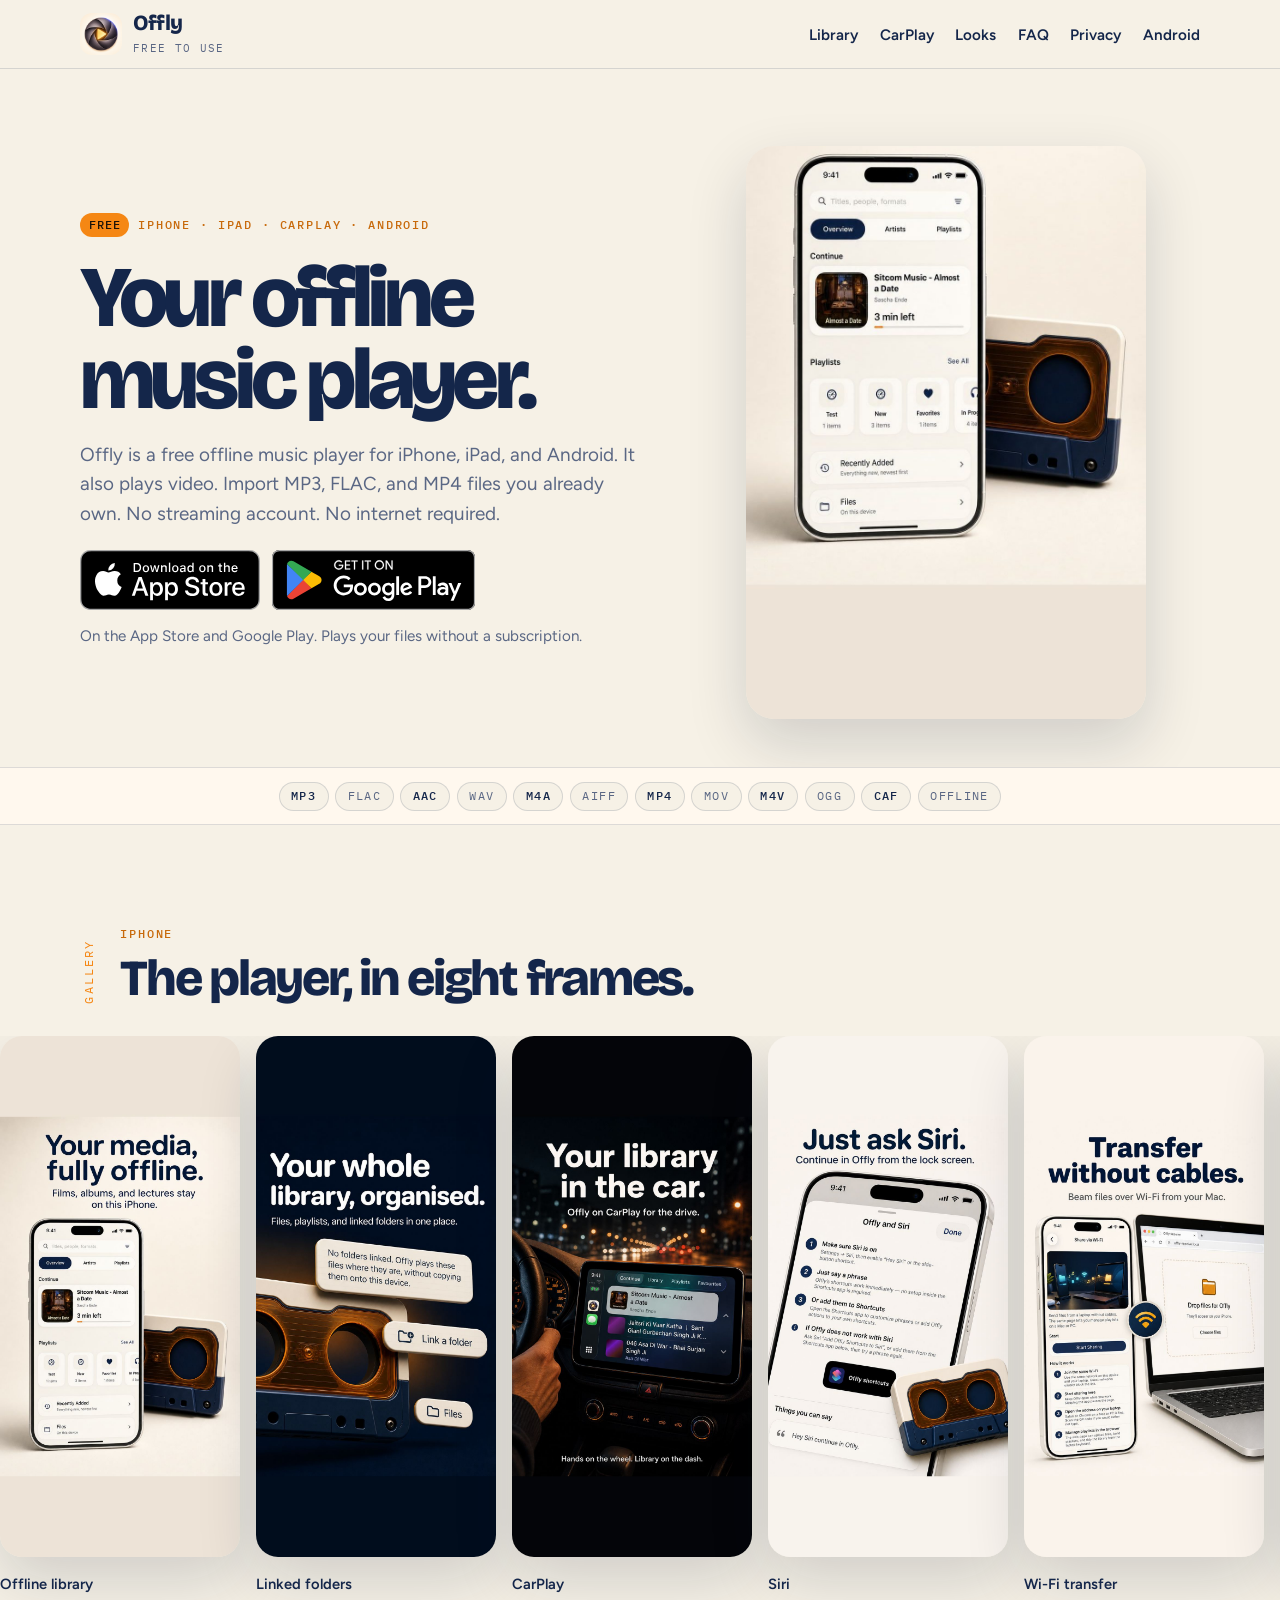
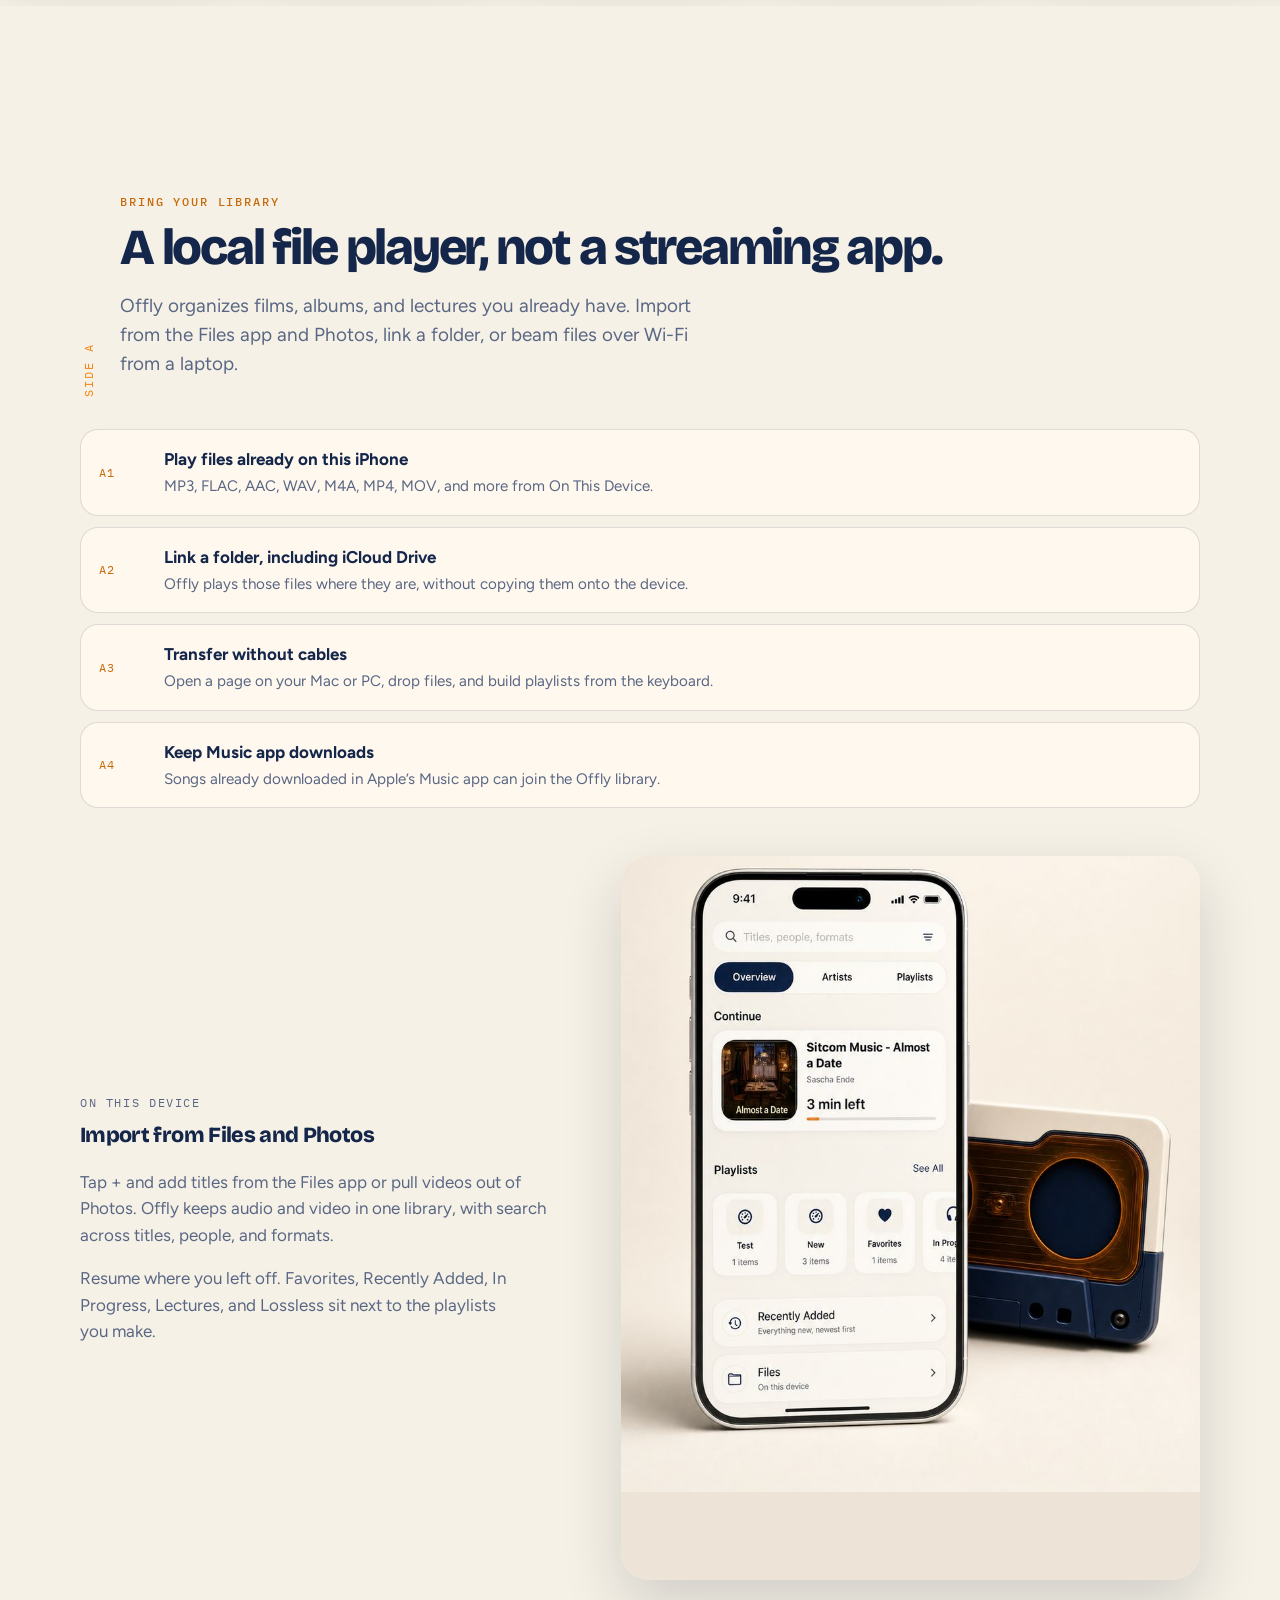
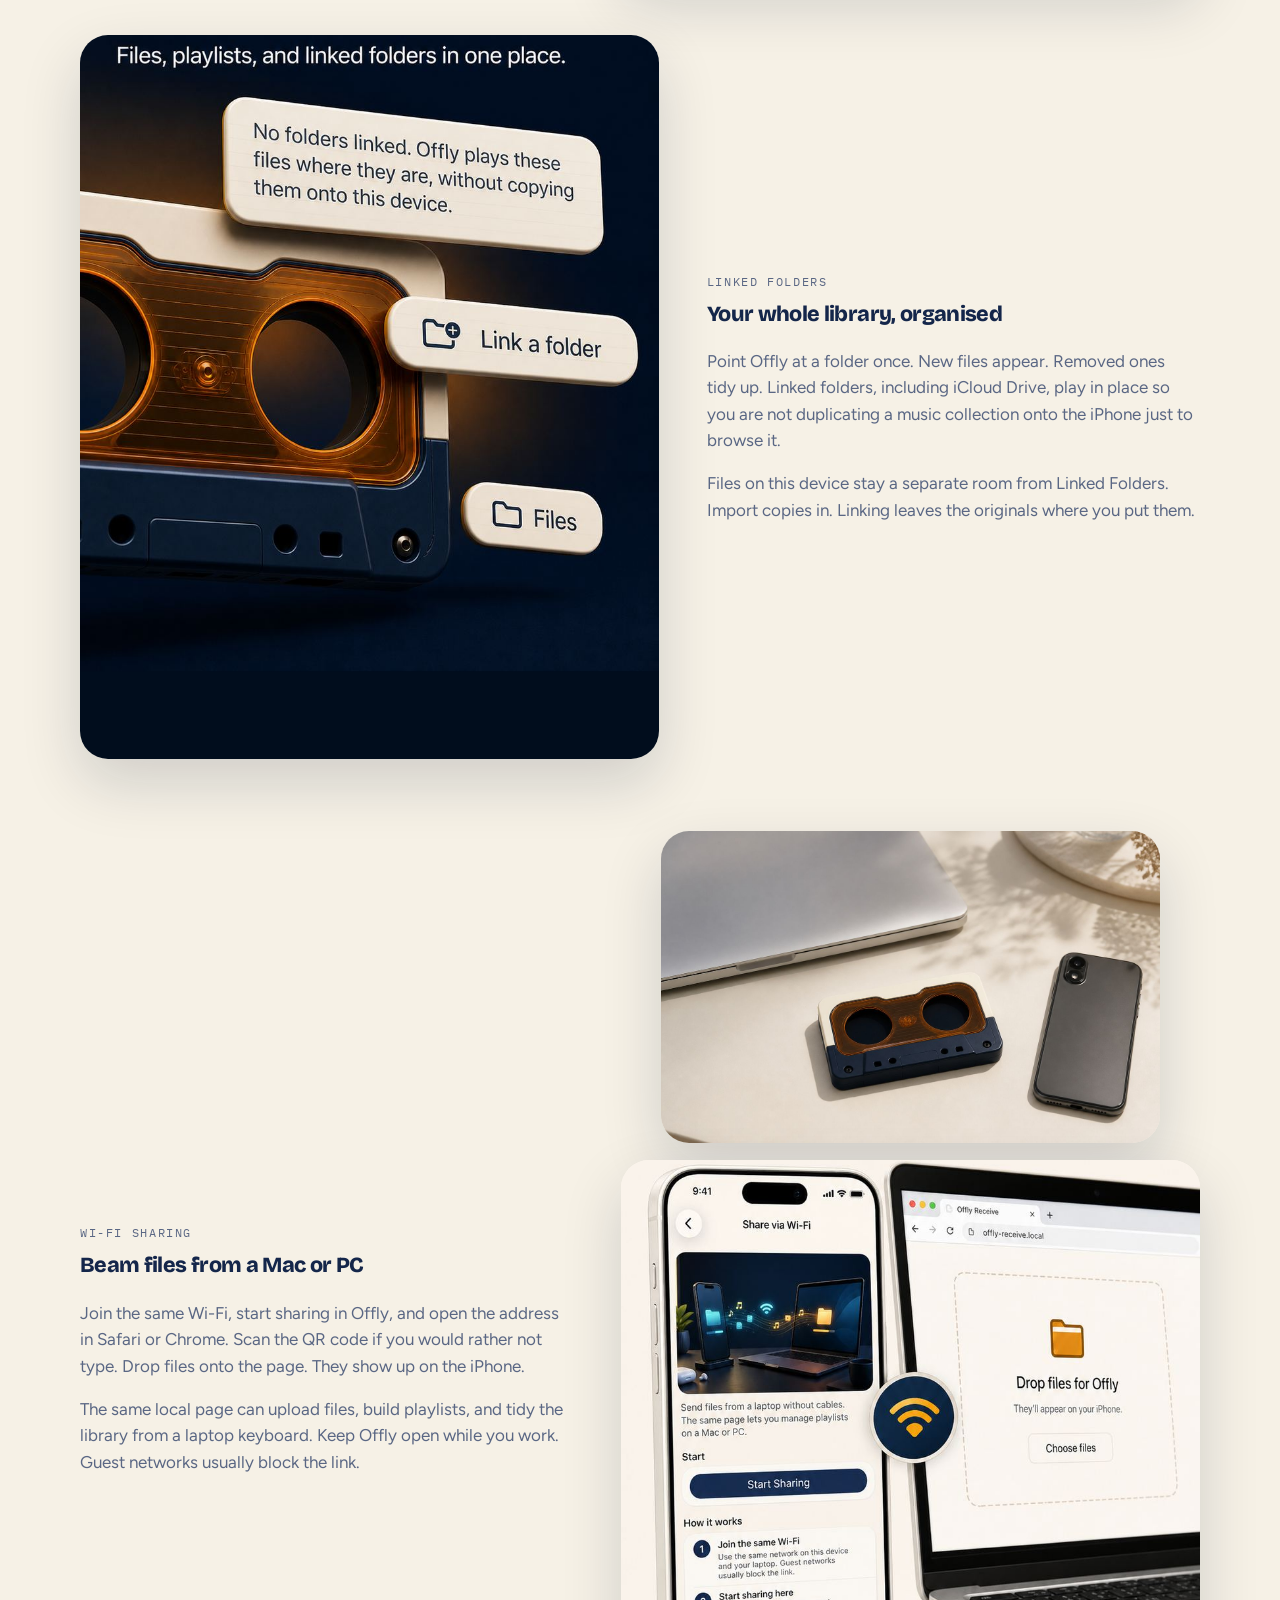
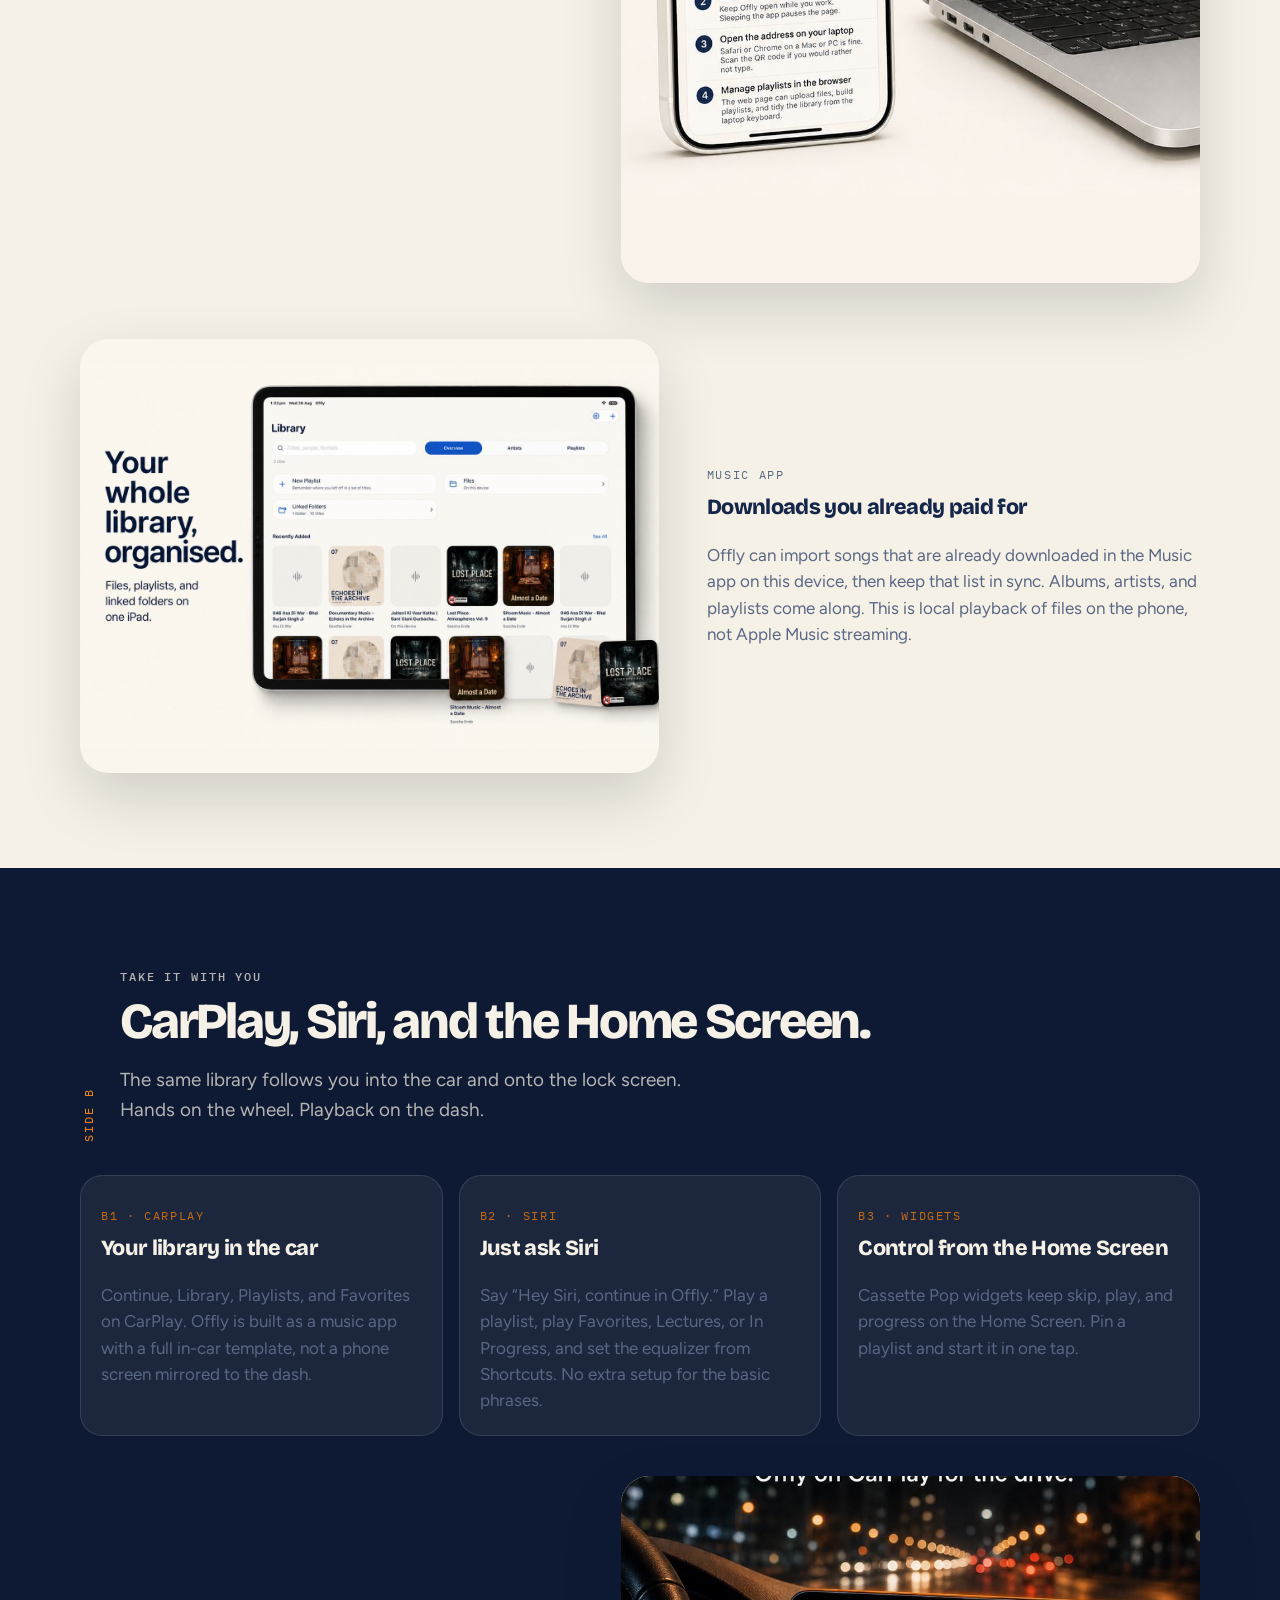
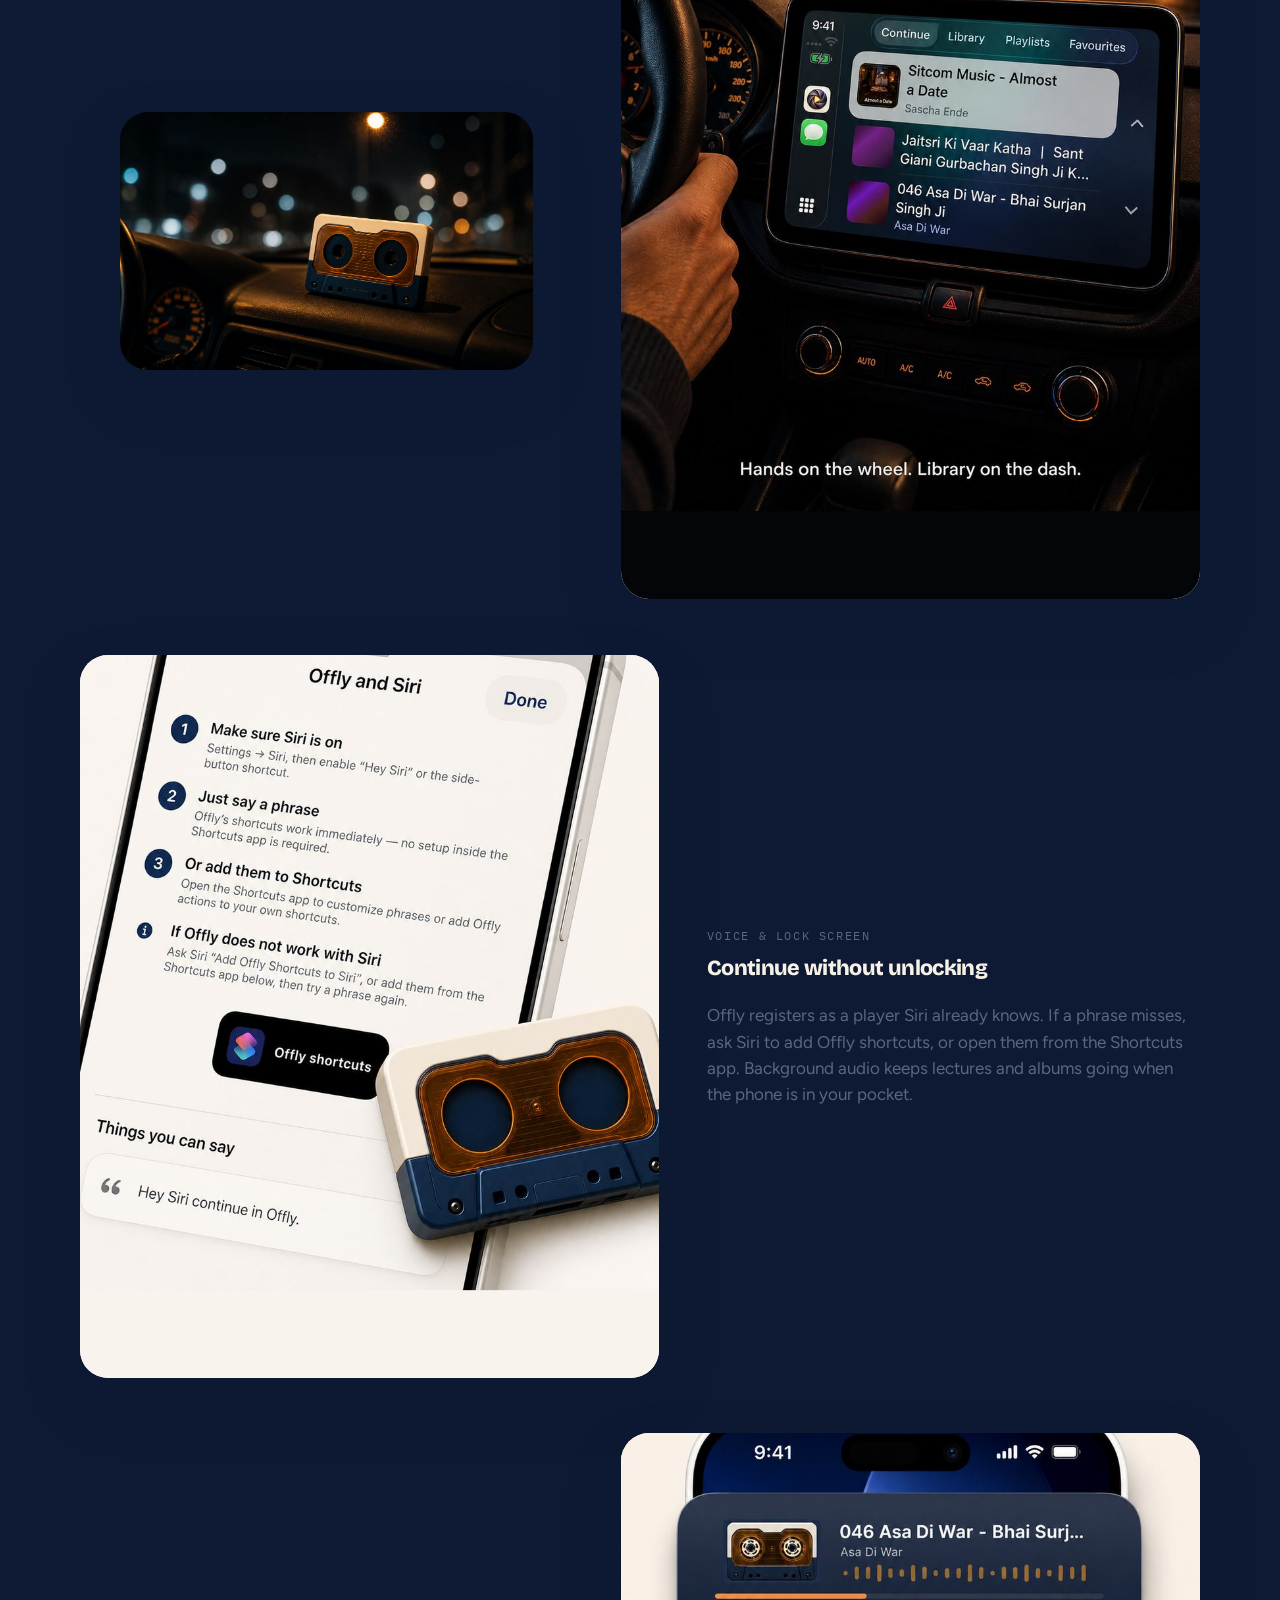
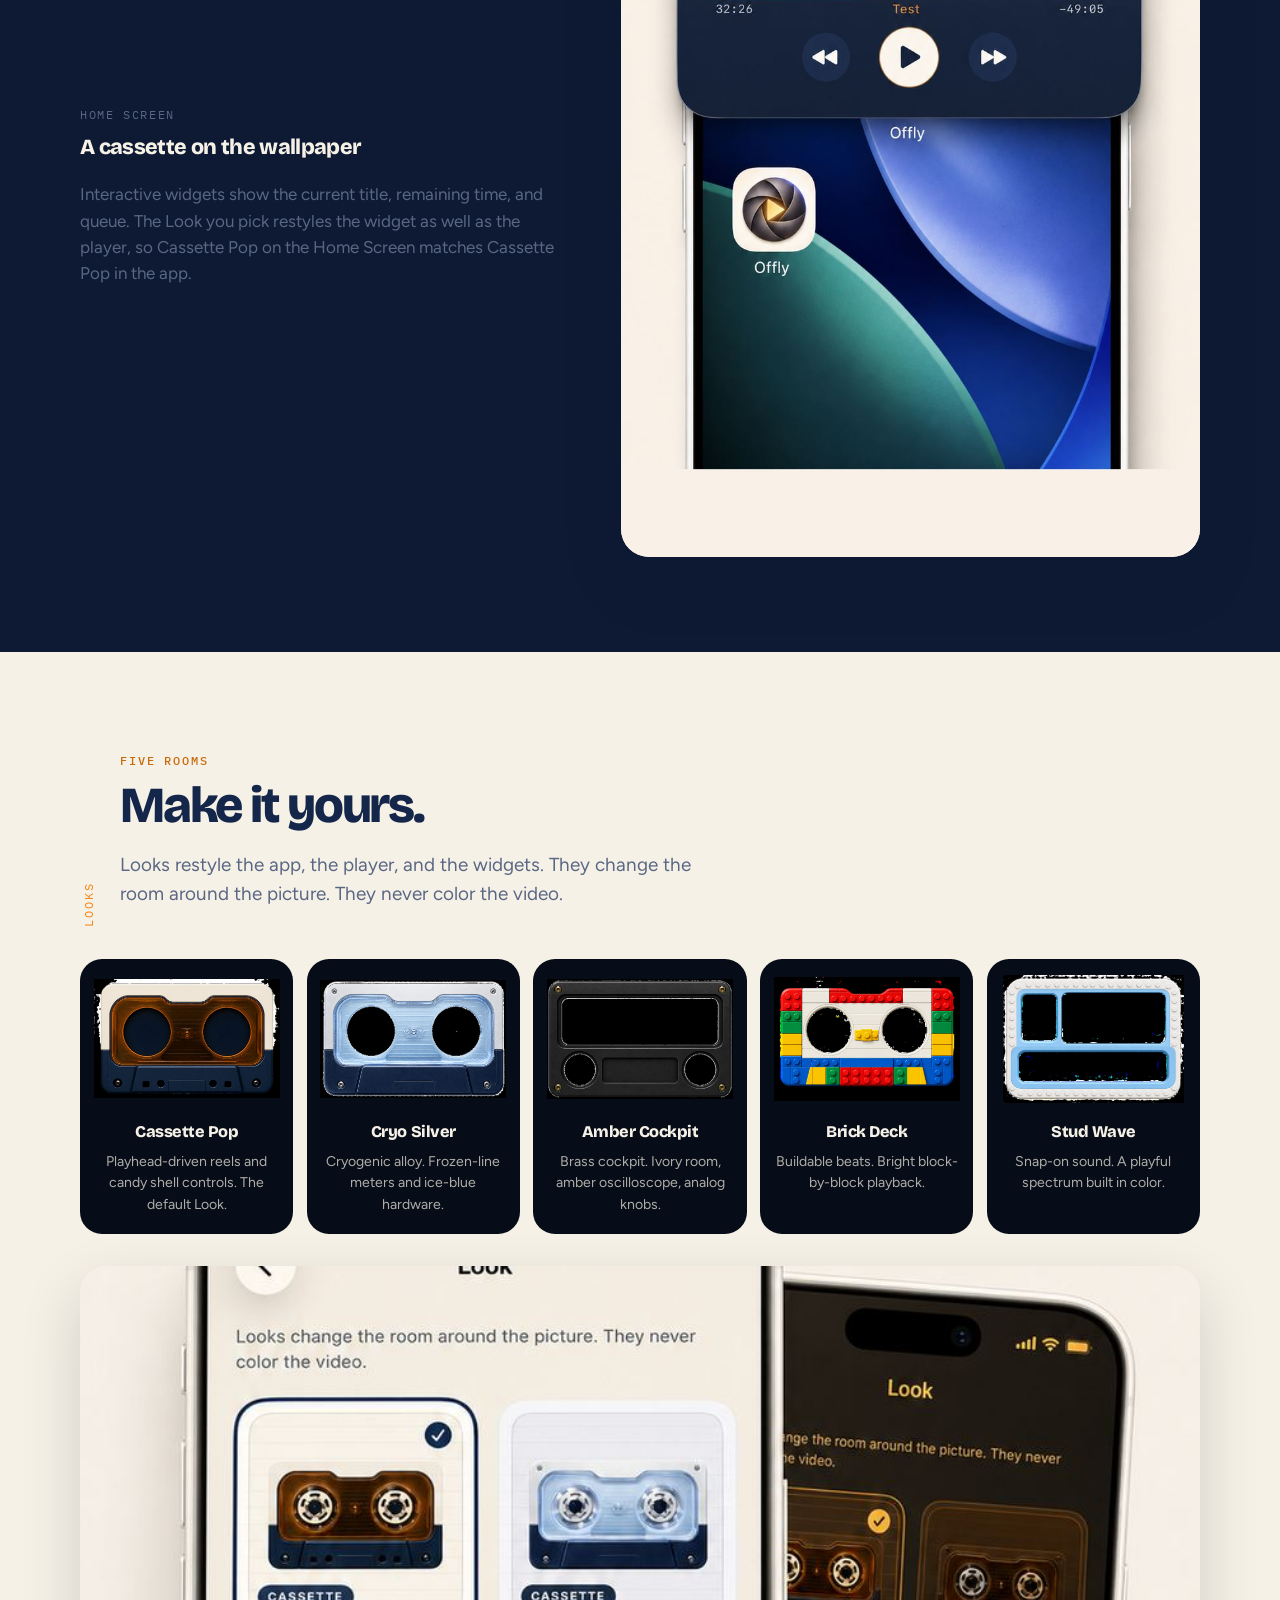
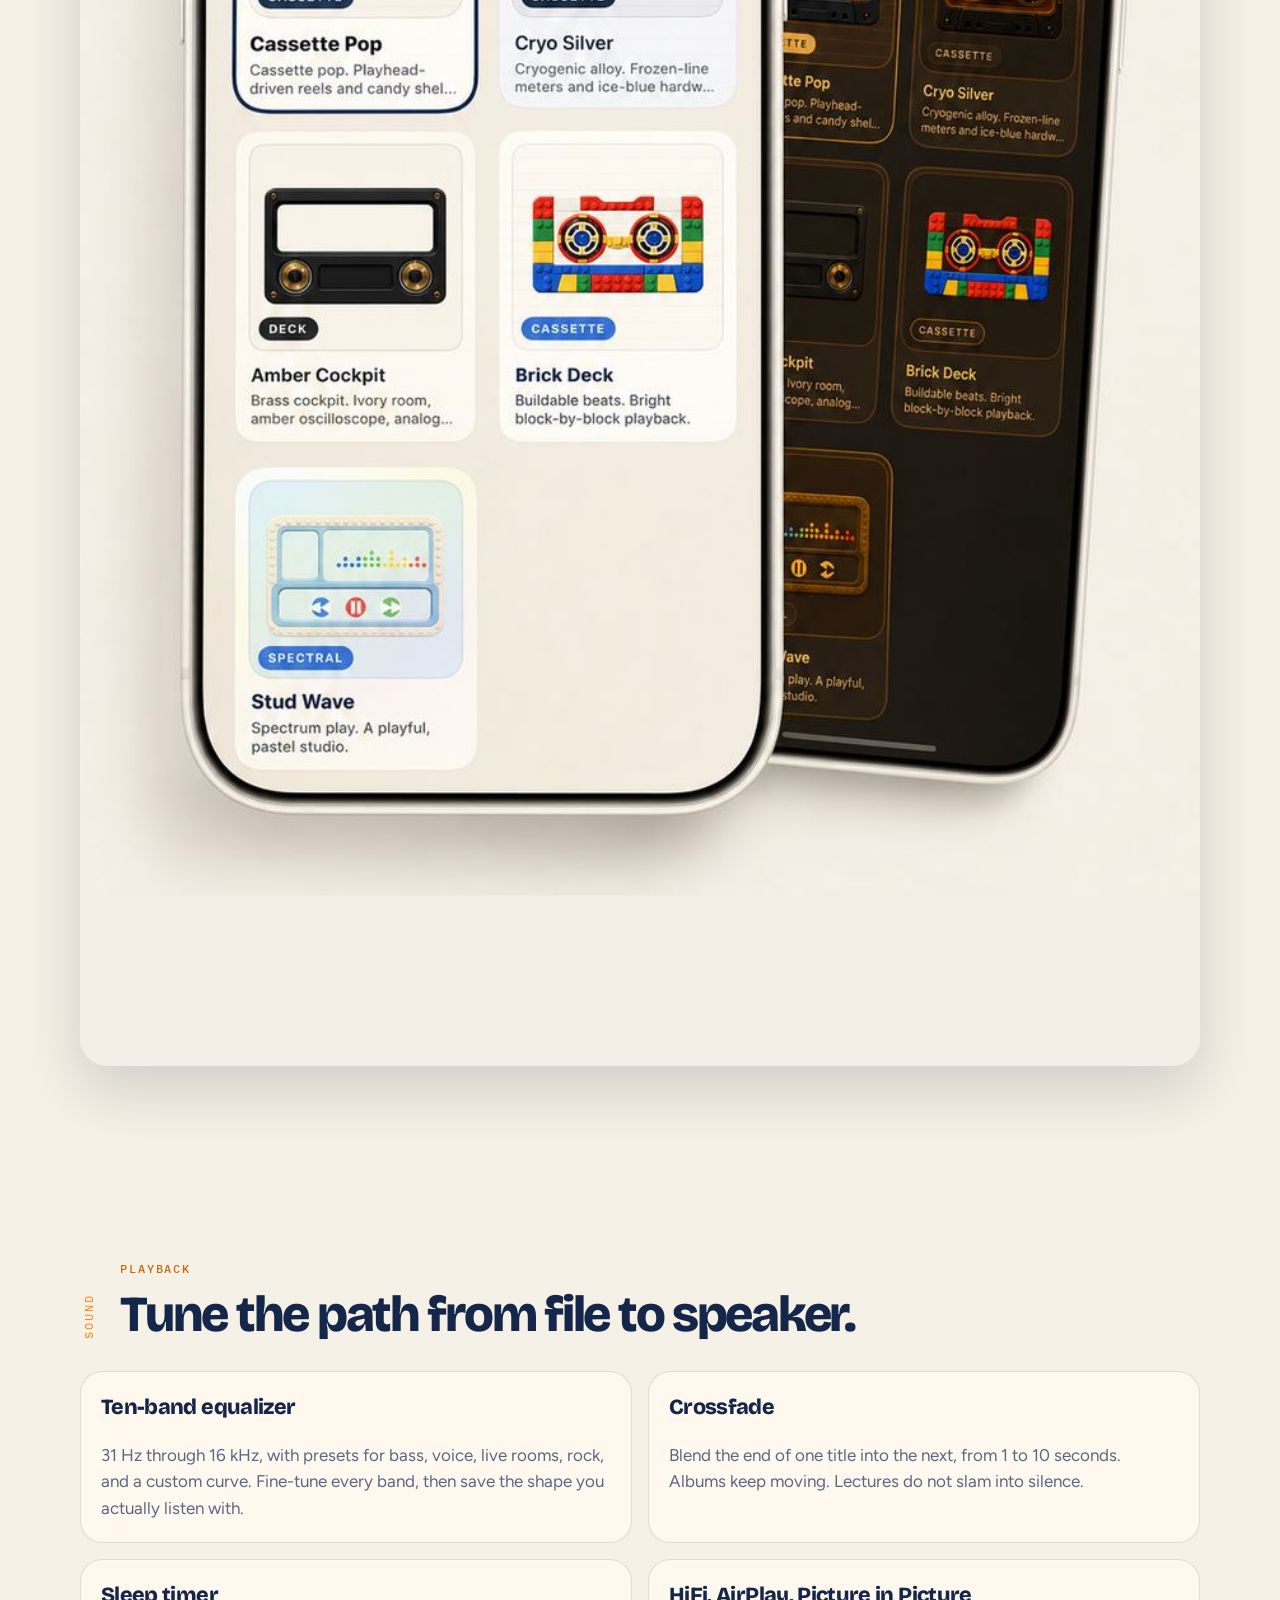
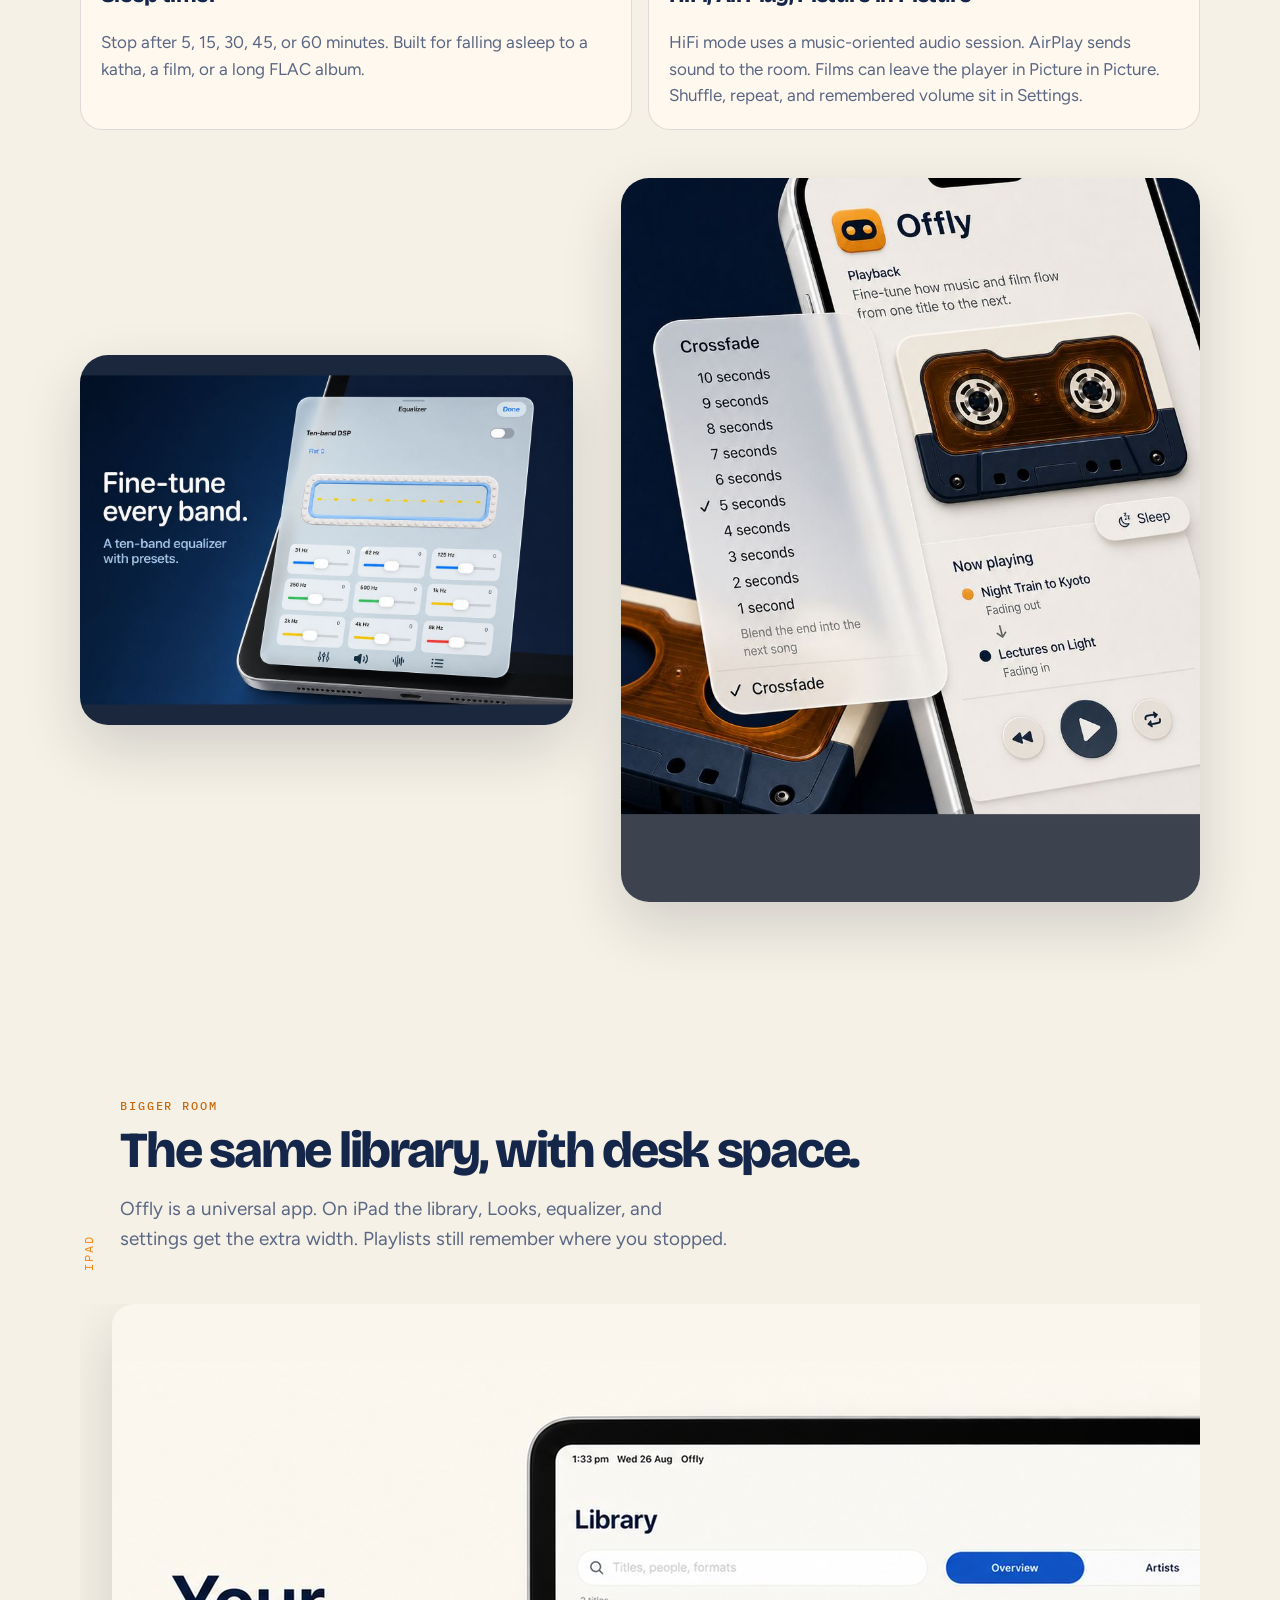
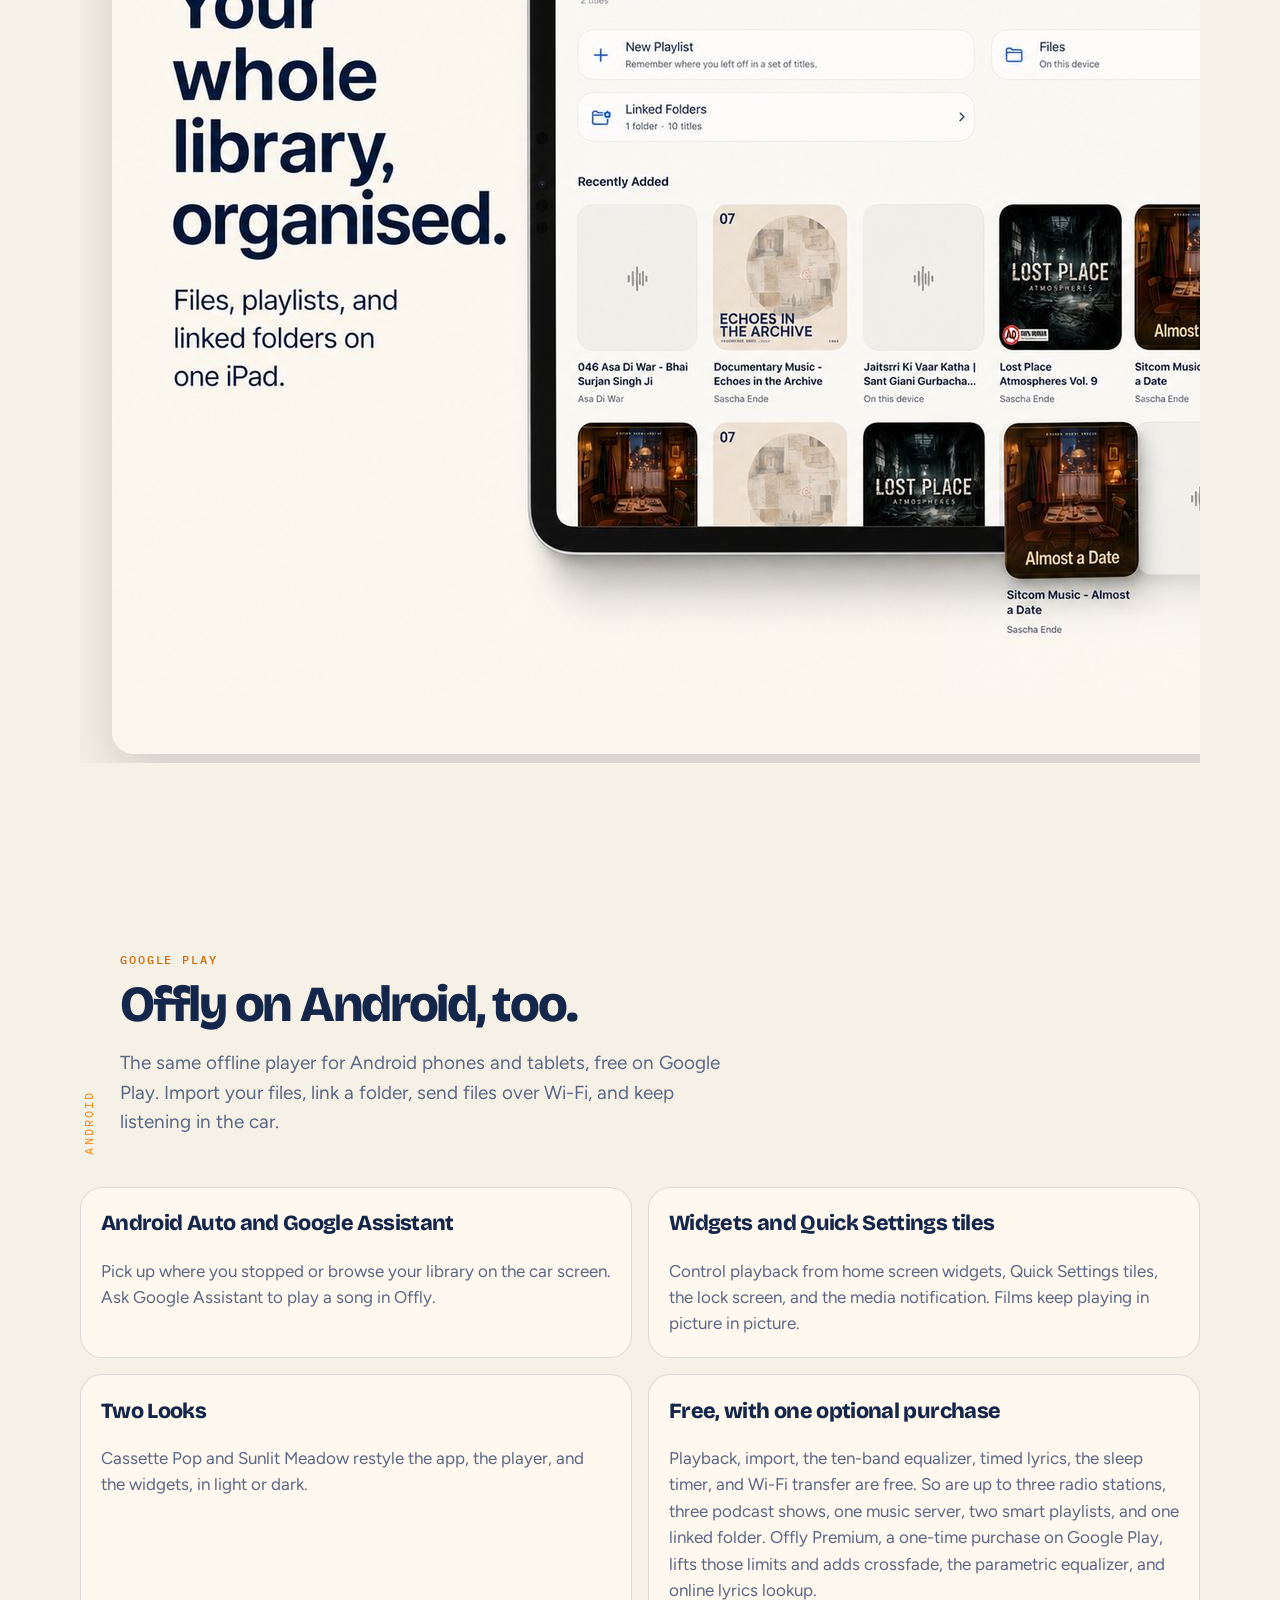
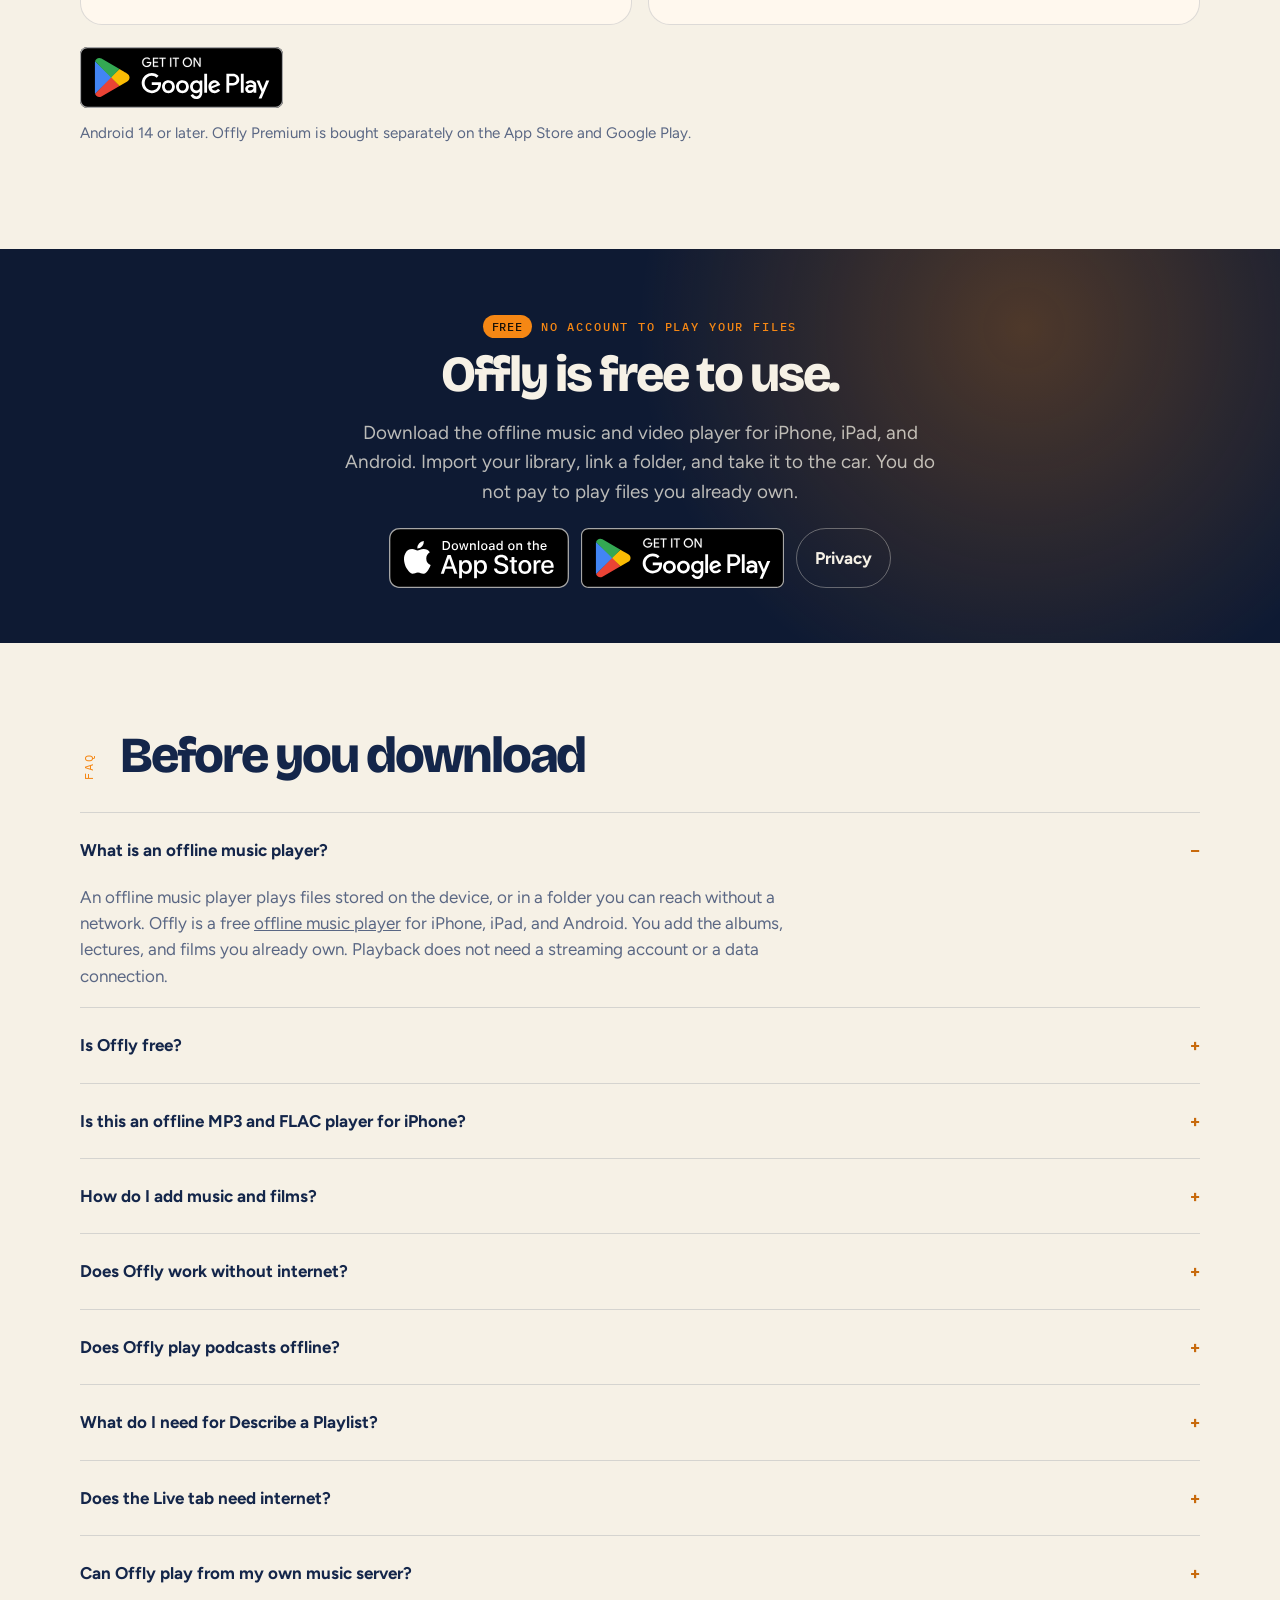
<file: index.html>
<!DOCTYPE html>
<html lang="en">
<head>
  <meta charset="utf-8">
  <meta name="viewport" content="width=device-width, initial-scale=1, viewport-fit=cover">
  <title>Offline Music Player for iPhone, iPad &amp; Android | Offly (Free)</title>
  <meta name="description" content="Free offline music player for iPhone, iPad, and Android. Play MP3, FLAC, and MP4 files you own. CarPlay, Android Auto, and widgets. No streaming account. No internet required.">
  <meta name="theme-color" content="#F6F1E6">
  <meta name="color-scheme" content="light">
  <meta name="apple-mobile-web-app-title" content="Offly">
  <!-- After Search Console verification, paste: <meta name="google-site-verification" content="TOKEN"> -->
  <link rel="canonical" href="https://offly.karmafy.com.au/">
  <link rel="sitemap" type="application/xml" href="https://offly.karmafy.com.au/sitemap.xml">
  <link rel="icon" type="image/png" sizes="32x32" href="assets/img/favicon-32.png">
  <link rel="apple-touch-icon" href="assets/img/apple-touch-icon.png">
  <meta property="og:type" content="website">
  <meta property="og:locale" content="en_US">
  <meta property="og:site_name" content="Offly">
  <meta property="og:title" content="Offline Music Player for iPhone, iPad, and Android | Offly">
  <meta property="og:description" content="Play your own MP3, FLAC, and MP4 files on iPhone, iPad, Android, CarPlay, and Android Auto. Fully offline. Free to use.">
  <meta property="og:url" content="https://offly.karmafy.com.au/">
  <meta property="og:image" content="https://offly.karmafy.com.au/assets/img/og.jpg">
  <meta property="og:image:alt" content="Offly cassette player and iPhone library for offline music and video.">
  <meta property="og:image:width" content="1200">
  <meta property="og:image:height" content="630">
  <meta name="twitter:card" content="summary_large_image">
  <meta name="twitter:title" content="Offline Music Player for iPhone, iPad, and Android | Offly">
  <meta name="twitter:description" content="Play your own files on iPhone, iPad, Android, and in the car. No streaming account. Free to use.">
  <meta name="twitter:image" content="https://offly.karmafy.com.au/assets/img/og.jpg">
  <link rel="preconnect" href="https://fonts.googleapis.com">
  <link rel="preconnect" href="https://fonts.gstatic.com" crossorigin>
  <link rel="preload" as="image" href="assets/img/shots/iphone-offline-hero.jpg">
  <link href="https://fonts.googleapis.com/css2?family=Bricolage+Grotesque:opsz,wght@12..96,800&family=Figtree:ital,wght@0,400;0,600;0,700;1,400&family=IBM+Plex+Mono:wght@500&display=swap" rel="stylesheet">
  <link rel="stylesheet" href="assets/css/site.css">
  <script type="application/ld+json">
  {
    "@context": "https://schema.org",
    "@graph": [
      {
        "@type": "WebSite",
        "@id": "https://offly.karmafy.com.au/#website",
        "name": "Offly",
        "alternateName": ["Offly offline music player", "Off-lee"],
        "url": "https://offly.karmafy.com.au/",
        "inLanguage": "en-US",
        "publisher": { "@id": "https://offly.karmafy.com.au/#org" }
      },
      {
        "@type": "Organization",
        "@id": "https://offly.karmafy.com.au/#org",
        "name": "Karma Academy",
        "url": "https://github.com/KarmaAcademy",
        "logo": "https://offly.karmafy.com.au/assets/img/icon.png",
        "sameAs": ["https://github.com/KarmaAcademy/Offly"]
      },
      {
        "@type": ["SoftwareApplication", "MobileApplication"],
        "@id": "https://offly.karmafy.com.au/#app",
        "name": "Offly",
        "alternateName": "Offly offline music player",
        "url": "https://offly.karmafy.com.au/",
        "applicationCategory": "MultimediaApplication",
        "applicationSubCategory": "MusicApplication",
        "operatingSystem": "iOS 18, iPadOS 18, Android 14",
        "downloadUrl": ["https://apps.apple.com/app/id6800964292", "https://play.google.com/store/apps/details?id=com.karmaacademy.offly"],
        "installUrl": ["https://apps.apple.com/app/id6800964292", "https://play.google.com/store/apps/details?id=com.karmaacademy.offly"],
        "author": { "@id": "https://offly.karmafy.com.au/#org" },
        "description": "Free offline music player for iPhone, iPad, and Android. Play local MP3, FLAC, and MP4 files from the Files app, linked folders, iCloud Drive, or Wi-Fi. Includes CarPlay, Siri, widgets, a ten-band equalizer, and crossfade on iPhone, and Android Auto, Google Assistant, widgets, and Quick Settings tiles on Android.",
        "offers": {
          "@type": "Offer",
          "price": "0",
          "priceCurrency": "USD"
        },
        "featureList": [
          "Offline music and video playback",
          "MP3, FLAC, AAC, WAV, M4A, MP4, MOV, M4V",
          "Import from Files and Photos",
          "Link folders including iCloud Drive without copying",
          "Wi-Fi transfer from a Mac or PC browser",
          "Apple Music downloads already on the device",
          "CarPlay",
          "Android Auto",
          "Siri and Shortcuts",
          "Google Assistant",
          "Home Screen widgets",
          "Five Looks including Cassette Pop",
          "Ten-band equalizer",
          "Crossfade",
          "Sleep timer",
          "AirPlay and Picture in Picture",
          "Playlists that remember your place"
        ],
        "screenshot": [
          "https://offly.karmafy.com.au/assets/img/shots/iphone-offline.jpg",
          "https://offly.karmafy.com.au/assets/img/shots/iphone-carplay.jpg",
          "https://offly.karmafy.com.au/assets/img/shots/iphone-wifi.jpg"
        ]
      },
      {
        "@type": "FAQPage",
        "mainEntity": [
          {
            "@type": "Question",
            "name": "What is an offline music player?",
            "acceptedAnswer": {
              "@type": "Answer",
              "text": "An offline music player plays audio files stored on the device or in a folder you can reach without a network. Offly is a free offline music player for iPhone and iPad. You import or link the files you already own. Playback does not need a streaming account or a data connection."
            }
          },
          {
            "@type": "Question",
            "name": "Is Offly a free offline music player?",
            "acceptedAnswer": {
              "@type": "Answer",
              "text": "Yes. Offly is free to use on iPhone and iPad. You can import your library, play audio and video offline, use CarPlay, Siri, widgets, the equalizer, and Wi-Fi transfer without paying to play your own files. An optional one-time Offly Premium purchase adds extras such as the parametric equalizer. On Android, Offly is free on Google Play with up to three radio stations, three podcast shows, one music server, two smart playlists, and one linked folder. Offly Premium on Android lifts those limits and adds crossfade, the parametric equalizer, and online lyrics lookup."
            }
          },
          {
            "@type": "Question",
            "name": "Can Offly play MP3 and FLAC files on iPhone without internet?",
            "acceptedAnswer": {
              "@type": "Answer",
              "text": "Yes. Offly plays local audio including MP3, FLAC, AAC, WAV, M4A, AIFF, CAF, and OGG. Playback does not need a network connection once the files are on the device or in a linked folder you can reach offline."
            }
          },
          {
            "@type": "Question",
            "name": "Does Offly play video as well as music?",
            "acceptedAnswer": {
              "@type": "Answer",
              "text": "Yes. Offly is an offline media player for films and music. It plays MP4, MOV, and M4V, with Picture in Picture and AirPlay when the system supports them."
            }
          },
          {
            "@type": "Question",
            "name": "Does Offly play podcasts offline?",
            "acceptedAnswer": {
              "@type": "Answer",
              "text": "Yes. Find shows in the Audio tab, or add one by its RSS link or an OPML file. The newest episodes download to the device so they play without a connection, and new ones download as they arrive. Transcripts a show publishes are free. On iOS 26 or later, Offly Premium can make a transcript for any episode on the iPhone."
            }
          },
          {
            "@type": "Question",
            "name": "What do I need for Describe a Playlist?",
            "acceptedAnswer": {
              "@type": "Answer",
              "text": "iOS 26 or later with Apple Intelligence, and Offly Premium. Without Apple Intelligence, the same button opens the regular smart-playlist editor, which is free."
            }
          },
          {
            "@type": "Question",
            "name": "Does the Live tab need internet?",
            "acceptedAnswer": {
              "@type": "Answer",
              "text": "Yes. Your library stays offline, but Live streams play over the internet, straight from each station. Station search uses Radio Browser, a free community directory. Offly doesn’t record or save streams."
            }
          },
          {
            "@type": "Question",
            "name": "Can Offly play from my own music server?",
            "acceptedAnswer": {
              "@type": "Answer",
              "text": "Yes, with Offly Premium. Connect Navidrome, Jellyfin, Gonic, Airsonic or another Subsonic-compatible server in the Live tab to stream it, or download songs to your Library to play offline."
            }
          },
          {
            "@type": "Question",
            "name": "Can I play files from the Files app or iCloud Drive?",
            "acceptedAnswer": {
              "@type": "Answer",
              "text": "Yes. Import titles from Files or Photos, or link a folder including iCloud Drive. Linked folders play in place. Offly does not copy those files onto the iPhone just to list them."
            }
          },
          {
            "@type": "Question",
            "name": "Does Offly work with CarPlay and Siri?",
            "acceptedAnswer": {
              "@type": "Answer",
              "text": "Yes. Offly has a CarPlay library with Continue, Playlists, and Favorites. You can say “Hey Siri, continue in Offly” from the lock screen, and Home Screen widgets keep playback on the cassette player. On Android, Offly works with Android Auto and Google Assistant."
            }
          }
        ]
      }
    ]
  }
  </script>
</head>
<body>
  <a class="skip" href="#main">Skip to content</a>
  <header class="site-header">
    <div class="wrap nav">
      <a class="brand" href="index.html">
        <img src="assets/img/icon.png" width="256" height="256" alt="" aria-hidden="true">
        <span>
          <span class="brand-name">Offly</span>
          <span class="brand-meta">Free to use</span>
        </span>
      </a>
      <div class="nav-end">
        <button class="nav-toggle" type="button" data-nav-toggle aria-expanded="false" aria-controls="site-nav" aria-label="Open menu">
          <span></span>
        </button>
      </div>
      <ul id="site-nav" class="nav-links" data-nav-links>
        <li><a href="#library">Library</a></li>
        <li><a href="#everywhere">CarPlay</a></li>
        <li><a href="#looks">Looks</a></li>
        <li><a href="#faq">FAQ</a></li>
        <li><a href="privacy.html">Privacy</a></li>
        <li><a href="#android">Android</a></li>
      </ul>
    </div>
  </header>

  <main id="main">
    <section class="hero">
      <div class="wrap hero-grid">
        <div>
          <p class="eyebrow"><span class="pill">Free</span> iPhone · iPad · CarPlay · Android</p>
          <h1>Your offline music player.</h1>
          <p class="lede">Offly is a free offline music player for iPhone, iPad, and Android. It also plays video. Import MP3, FLAC, and MP4 files you already own. No streaming account. No internet required.</p>
          <div class="hero-actions">
            <a class="app-store-link" href="https://apps.apple.com/app/id6800964292" aria-label="Download Offly on the App Store"><img class="app-store-badge" src="assets/img/download-on-the-app-store.svg" width="180" height="60" alt="Download on the App Store"></a>
            <a class="play-store-link" href="https://play.google.com/store/apps/details?id=com.karmaacademy.offly" aria-label="Get Offly on Google Play"><img class="play-store-badge" src="assets/img/get-it-on-google-play.svg" width="203" height="60" alt="Get it on Google Play"></a>
          </div>
          <p class="hero-note">On the App Store and Google Play. Plays your files without a subscription.</p>
        </div>
        <div class="hero-stage">
          <img class="hero-shot" src="assets/img/shots/iphone-offline-hero.jpg" width="880" height="1262" alt="Offly on iPhone: an offline library of films, albums, and lectures with Overview, Artists, and Playlists." fetchpriority="high">
        </div>
      </div>
    </section>

    <div class="formats">
      <ul class="formats-list" aria-label="Supported formats">
        <li>MP3</li>
        <li>FLAC</li>
        <li>AAC</li>
        <li>WAV</li>
        <li>M4A</li>
        <li>AIFF</li>
        <li>MP4</li>
        <li>MOV</li>
        <li>M4V</li>
        <li>OGG</li>
        <li>CAF</li>
        <li>Offline</li>
      </ul>
    </div>

    <section class="section" id="gallery" aria-labelledby="gallery-title">
      <div class="wrap section-head">
        <span class="side-mark">Gallery</span>
        <div>
          <p class="eyebrow">iPhone</p>
          <h2 id="gallery-title">The player, in eight frames.</h2>
        </div>
      </div>
      <div class="rail-wrap">
        <div class="rail">
          <a href="#library"><img src="assets/img/shots/iphone-offline.jpg" width="880" height="1912" alt="Your media, fully offline." loading="lazy"><span>Offline library</span></a>
          <a href="#library"><img src="assets/img/shots/iphone-library.jpg" width="880" height="1912" alt="Files, playlists, and linked folders in one library." loading="lazy"><span>Linked folders</span></a>
          <a href="#everywhere"><img src="assets/img/shots/iphone-carplay.jpg" width="880" height="1912" alt="Offly on CarPlay in a car at night." loading="lazy"><span>CarPlay</span></a>
          <a href="#everywhere"><img src="assets/img/shots/iphone-siri.jpg" width="880" height="1912" alt="Offly Siri shortcuts, including Continue in Offly." loading="lazy"><span>Siri</span></a>
          <a href="#wifi"><img src="assets/img/shots/iphone-wifi.jpg" width="880" height="1912" alt="Wi-Fi sharing from a Mac to Offly on iPhone." loading="lazy"><span>Wi-Fi transfer</span></a>
          <a href="#looks"><img src="assets/img/shots/iphone-looks.jpg" width="880" height="1912" alt="Five Offly Looks, with Cassette Pop selected." loading="lazy"><span>Looks</span></a>
          <a href="#sound"><img src="assets/img/shots/iphone-crossfade.jpg" width="880" height="1912" alt="Crossfade menu blending one title into the next." loading="lazy"><span>Crossfade</span></a>
          <a href="#everywhere"><img src="assets/img/shots/iphone-widget.jpg" width="880" height="1912" alt="Cassette Pop playback widget on the iPhone Home Screen." loading="lazy"><span>Widgets</span></a>
        </div>
      </div>
    </section>

    <section class="section" id="library" aria-labelledby="library-title">
      <div class="wrap">
        <div class="section-head">
          <span class="side-mark">Side A</span>
          <div>
            <p class="eyebrow">Bring your library</p>
            <h2 id="library-title">A local file player, not a streaming app.</h2>
            <p class="lede">Offly organizes films, albums, and lectures you already have. Import from the Files app and Photos, link a folder, or beam files over Wi-Fi from a laptop.</p>
          </div>
        </div>

        <div class="tracks">
          <a class="track" href="#import">
            <span class="track-id">A1</span>
            <span>
              <strong>Play files already on this iPhone</strong>
              <p>MP3, FLAC, AAC, WAV, M4A, MP4, MOV, and more from On This Device.</p>
            </span>
          </a>
          <a class="track" href="#folders">
            <span class="track-id">A2</span>
            <span>
              <strong>Link a folder, including iCloud Drive</strong>
              <p>Offly plays those files where they are, without copying them onto the device.</p>
            </span>
          </a>
          <a class="track" href="#wifi">
            <span class="track-id">A3</span>
            <span>
              <strong>Transfer without cables</strong>
              <p>Open a page on your Mac or PC, drop files, and build playlists from the keyboard.</p>
            </span>
          </a>
          <a class="track" href="#music">
            <span class="track-id">A4</span>
            <span>
              <strong>Keep Music app downloads</strong>
              <p>Songs already downloaded in Apple’s Music app can join the Offly library.</p>
            </span>
          </a>
        </div>

        <article class="feature" id="import">
          <div class="feature-copy">
            <p class="kicker">On this device</p>
            <h3>Import from Files and Photos</h3>
            <p>Tap + and add titles from the Files app or pull videos out of Photos. Offly keeps audio and video in one library, with search across titles, people, and formats.</p>
            <p>Resume where you left off. Favorites, Recently Added, In Progress, Lectures, and Lossless sit next to the playlists you make.</p>
          </div>
          <figure class="shot shot-crop">
            <img src="assets/img/shots/iphone-offline.jpg" width="880" height="1912" alt="Offly Overview on iPhone with Continue, playlists, and Files on this device." loading="lazy">
          </figure>
        </article>

        <article class="feature feature-flip" id="folders">
          <div class="feature-copy">
            <p class="kicker">Linked folders</p>
            <h3>Your whole library, organised</h3>
            <p>Point Offly at a folder once. New files appear. Removed ones tidy up. Linked folders, including iCloud Drive, play in place so you are not duplicating a music collection onto the iPhone just to browse it.</p>
            <p>Files on this device stay a separate room from Linked Folders. Import copies in. Linking leaves the originals where you put them.</p>
          </div>
          <figure class="shot shot-crop">
            <img src="assets/img/shots/iphone-library.jpg" width="880" height="1912" alt="Offly linked folder cards with Link a folder and Files actions." loading="lazy">
          </figure>
        </article>

        <article class="feature" id="wifi">
          <div class="feature-copy">
            <p class="kicker">Wi-Fi sharing</p>
            <h3>Beam files from a Mac or PC</h3>
            <p>Join the same Wi-Fi, start sharing in Offly, and open the address in Safari or Chrome. Scan the QR code if you would rather not type. Drop files onto the page. They show up on the iPhone.</p>
            <p>The same local page can upload files, build playlists, and tidy the library from a laptop keyboard. Keep Offly open while you work. Guest networks usually block the link.</p>
          </div>
          <div>
            <figure class="mood">
              <img src="assets/img/mood/wifi.jpg" width="1400" height="933" alt="Laptop, iPhone, and Offly cassette on a desk for wireless transfer." loading="lazy">
            </figure>
            <figure class="shot shot-crop shot-follow">
              <img src="assets/img/shots/iphone-wifi.jpg" width="880" height="1912" alt="Share via Wi-Fi in Offly next to a laptop drop page." loading="lazy">
            </figure>
          </div>
        </article>

        <article class="feature feature-flip" id="music">
          <div class="feature-copy">
            <p class="kicker">Music app</p>
            <h3>Downloads you already paid for</h3>
            <p>Offly can import songs that are already downloaded in the Music app on this device, then keep that list in sync. Albums, artists, and playlists come along. This is local playback of files on the phone, not Apple Music streaming.</p>
          </div>
          <figure class="shot">
            <img src="assets/img/shots/ipad-library.jpg" width="1400" height="1050" alt="Offly library on iPad with Files, Linked Folders, and recently added artwork." loading="lazy">
          </figure>
        </article>
      </div>
    </section>

    <section class="section section-dark" id="everywhere" aria-labelledby="everywhere-title">
      <div class="wrap">
        <div class="section-head">
          <span class="side-mark">Side B</span>
          <div>
            <p class="eyebrow">Take it with you</p>
            <h2 id="everywhere-title">CarPlay, Siri, and the Home Screen.</h2>
            <p class="lede">The same library follows you into the car and onto the lock screen. Hands on the wheel. Playback on the dash.</p>
          </div>
        </div>

        <div class="grid-3">
          <article class="card">
            <p class="kicker">B1 · CarPlay</p>
            <h3>Your library in the car</h3>
            <p>Continue, Library, Playlists, and Favorites on CarPlay. Offly is built as a music app with a full in-car template, not a phone screen mirrored to the dash.</p>
          </article>
          <article class="card">
            <p class="kicker">B2 · Siri</p>
            <h3>Just ask Siri</h3>
            <p>Say “Hey Siri, continue in Offly.” Play a playlist, play Favorites, Lectures, or In Progress, and set the equalizer from Shortcuts. No extra setup for the basic phrases.</p>
          </article>
          <article class="card">
            <p class="kicker">B3 · Widgets</p>
            <h3>Control from the Home Screen</h3>
            <p>Cassette Pop widgets keep skip, play, and progress on the Home Screen. Pin a playlist and start it in one tap.</p>
          </article>
        </div>

        <article class="feature feature-tight">
          <figure class="mood">
            <img src="assets/img/mood/car.jpg" width="1400" height="933" alt="Night drive with an Offly cassette on the passenger seat." loading="lazy">
          </figure>
          <figure class="shot shot-crop">
            <img src="assets/img/shots/iphone-carplay.jpg" width="880" height="1912" alt="Offly CarPlay Continue list on a car infotainment screen." loading="lazy">
          </figure>
        </article>

        <article class="feature feature-flip">
          <div class="feature-copy">
            <p class="kicker">Voice &amp; lock screen</p>
            <h3>Continue without unlocking</h3>
            <p>Offly registers as a player Siri already knows. If a phrase misses, ask Siri to add Offly shortcuts, or open them from the Shortcuts app. Background audio keeps lectures and albums going when the phone is in your pocket.</p>
          </div>
          <figure class="shot shot-crop">
            <img src="assets/img/shots/iphone-siri.jpg" width="880" height="1912" alt="Offly and Siri screen with the phrase Hey Siri continue in Offly." loading="lazy">
          </figure>
        </article>

        <article class="feature">
          <div class="feature-copy">
            <p class="kicker">Home Screen</p>
            <h3>A cassette on the wallpaper</h3>
            <p>Interactive widgets show the current title, remaining time, and queue. The Look you pick restyles the widget as well as the player, so Cassette Pop on the Home Screen matches Cassette Pop in the app.</p>
          </div>
          <figure class="shot shot-crop">
            <img src="assets/img/shots/iphone-widget.jpg" width="880" height="1912" alt="Offly Cassette Pop widget with playback controls on the Home Screen." loading="lazy">
          </figure>
        </article>
      </div>
    </section>

    <section class="section" id="looks" aria-labelledby="looks-title">
      <div class="wrap">
        <div class="section-head">
          <span class="side-mark">Looks</span>
          <div>
            <p class="eyebrow">Five rooms</p>
            <h2 id="looks-title">Make it yours.</h2>
            <p class="lede">Looks restyle the app, the player, and the widgets. They change the room around the picture. They never color the video.</p>
          </div>
        </div>
        <div class="looks">
          <article class="look">
            <img src="assets/img/looks/cassette-pop.jpg" width="720" height="460" alt="Cassette Pop hardware: cream and navy shell with an amber window." loading="lazy">
            <h3>Cassette Pop</h3>
            <p>Playhead-driven reels and candy shell controls. The default Look.</p>
          </article>
          <article class="look">
            <img src="assets/img/looks/cryo-silver.jpg" width="720" height="455" alt="Cryo Silver cassette with a pale ice-blue window." loading="lazy">
            <h3>Cryo Silver</h3>
            <p>Cryogenic alloy. Frozen-line meters and ice-blue hardware.</p>
          </article>
          <article class="look">
            <img src="assets/img/looks/amber-cockpit.jpg" width="720" height="464" alt="Amber Cockpit brushed metal bezel with brass screws." loading="lazy">
            <h3>Amber Cockpit</h3>
            <p>Brass cockpit. Ivory room, amber oscilloscope, analog knobs.</p>
          </article>
          <article class="look">
            <img src="assets/img/looks/brick-deck.jpg" width="720" height="480" alt="Brick Deck cassette built from colorful toy bricks." loading="lazy">
            <h3>Brick Deck</h3>
            <p>Buildable beats. Bright block-by-block playback.</p>
          </article>
          <article class="look">
            <img src="assets/img/looks/stud-wave.jpg" width="720" height="506" alt="Stud Wave toy frame with pastel studio windows." loading="lazy">
            <h3>Stud Wave</h3>
            <p>Snap-on sound. A playful spectrum built in color.</p>
          </article>
        </div>
        <figure class="shot shot-crop shot-follow">
          <img src="assets/img/shots/iphone-looks.jpg" width="880" height="1912" alt="Look gallery on iPhone with Cassette Pop selected among five Looks." loading="lazy">
        </figure>
      </div>
    </section>

    <section class="section" id="sound" aria-labelledby="sound-title">
      <div class="wrap">
        <div class="section-head">
          <span class="side-mark">Sound</span>
          <div>
            <p class="eyebrow">Playback</p>
            <h2 id="sound-title">Tune the path from file to speaker.</h2>
          </div>
        </div>
        <div class="grid-2">
          <article class="card">
            <h3>Ten-band equalizer</h3>
            <p>31 Hz through 16 kHz, with presets for bass, voice, live rooms, rock, and a custom curve. Fine-tune every band, then save the shape you actually listen with.</p>
          </article>
          <article class="card">
            <h3>Crossfade</h3>
            <p>Blend the end of one title into the next, from 1 to 10 seconds. Albums keep moving. Lectures do not slam into silence.</p>
          </article>
          <article class="card">
            <h3>Sleep timer</h3>
            <p>Stop after 5, 15, 30, 45, or 60 minutes. Built for falling asleep to a katha, a film, or a long FLAC album.</p>
          </article>
          <article class="card">
            <h3>HiFi, AirPlay, Picture in Picture</h3>
            <p>HiFi mode uses a music-oriented audio session. AirPlay sends sound to the room. Films can leave the player in Picture in Picture. Shuffle, repeat, and remembered volume sit in Settings.</p>
          </article>
        </div>
        <article class="feature">
          <figure class="shot">
            <img src="assets/img/shots/ipad-equalizer.jpg" width="1400" height="1050" alt="Offly ten-band equalizer on iPad with frequency sliders and presets." loading="lazy">
          </figure>
          <figure class="shot shot-crop">
            <img src="assets/img/shots/iphone-crossfade.jpg" width="880" height="1912" alt="Crossfade set to 5 seconds, blending one song into the next." loading="lazy">
          </figure>
        </article>
      </div>
    </section>

    <section class="section" id="ipad" aria-labelledby="ipad-title">
      <div class="wrap">
        <div class="section-head">
          <span class="side-mark">iPad</span>
          <div>
            <p class="eyebrow">Bigger room</p>
            <h2 id="ipad-title">The same library, with desk space.</h2>
            <p class="lede">Offly is a universal app. On iPad the library, Looks, equalizer, and settings get the extra width. Playlists still remember where you stopped.</p>
          </div>
        </div>
        <div class="rail-wrap">
          <div class="rail">
            <img class="rail-wide" src="assets/img/shots/ipad-library.jpg" width="1400" height="1050" alt="Offly iPad library." loading="lazy">
            <img class="rail-wide" src="assets/img/shots/ipad-player.jpg" width="1400" height="1050" alt="Offly iPad player with Cassette Pop hardware." loading="lazy">
            <img class="rail-wide" src="assets/img/shots/ipad-carplay.jpg" width="1400" height="1050" alt="Offly CarPlay from the iPad screenshot set." loading="lazy">
            <img class="rail-wide" src="assets/img/shots/ipad-siri.jpg" width="1400" height="1050" alt="Offly Siri sheet on iPad." loading="lazy">
            <img class="rail-wide" src="assets/img/shots/ipad-settings.jpg" width="1400" height="1050" alt="Offly playback settings on iPad." loading="lazy">
            <img class="rail-wide" src="assets/img/shots/ipad-equalizer.jpg" width="1400" height="1050" alt="Equalizer on iPad." loading="lazy">
            <img class="rail-wide" src="assets/img/shots/ipad-crossfade.jpg" width="1400" height="1050" alt="Crossfade on iPad." loading="lazy">
          </div>
        </div>
      </div>
    </section>

    <section class="section" id="android" aria-labelledby="android-title">
      <div class="wrap">
        <div class="section-head">
          <span class="side-mark">Android</span>
          <div>
            <p class="eyebrow">Google Play</p>
            <h2 id="android-title">Offly on Android, too.</h2>
            <p class="lede">The same offline player for Android phones and tablets, free on Google Play. Import your files, link a folder, send files over Wi-Fi, and keep listening in the car.</p>
          </div>
        </div>
        <div class="grid-2">
          <article class="card">
            <h3>Android Auto and Google Assistant</h3>
            <p>Pick up where you stopped or browse your library on the car screen. Ask Google Assistant to play a song in Offly.</p>
          </article>
          <article class="card">
            <h3>Widgets and Quick Settings tiles</h3>
            <p>Control playback from home screen widgets, Quick Settings tiles, the lock screen, and the media notification. Films keep playing in picture in picture.</p>
          </article>
          <article class="card">
            <h3>Two Looks</h3>
            <p>Cassette Pop and Sunlit Meadow restyle the app, the player, and the widgets, in light or dark.</p>
          </article>
          <article class="card">
            <h3>Free, with one optional purchase</h3>
            <p>Playback, import, the ten-band equalizer, timed lyrics, the sleep timer, and Wi-Fi transfer are free. So are up to three radio stations, three podcast shows, one music server, two smart playlists, and one linked folder. Offly Premium, a one-time purchase on Google Play, lifts those limits and adds crossfade, the parametric equalizer, and online lyrics lookup.</p>
          </article>
        </div>
        <div class="hero-actions">
          <a class="play-store-link" href="https://play.google.com/store/apps/details?id=com.karmaacademy.offly" aria-label="Get Offly on Google Play"><img class="play-store-badge" src="assets/img/get-it-on-google-play.svg" width="203" height="60" alt="Get it on Google Play"></a>
        </div>
        <p class="hero-note">Android 14 or later. Offly Premium is bought separately on the App Store and Google Play.</p>
      </div>
    </section>

    <section class="cta-band" id="download">
      <div class="wrap">
        <p class="eyebrow"><span class="pill">Free</span> No account to play your files</p>
        <h2>Offly is free to use.</h2>
        <p class="lede">Download the offline music and video player for iPhone, iPad, and Android. Import your library, link a folder, and take it to the car. You do not pay to play files you already own.</p>
        <div class="hero-actions">
          <a class="app-store-link" href="https://apps.apple.com/app/id6800964292" aria-label="Download Offly on the App Store"><img class="app-store-badge" src="assets/img/download-on-the-app-store.svg" width="180" height="60" alt="Download on the App Store"></a>
          <a class="play-store-link" href="https://play.google.com/store/apps/details?id=com.karmaacademy.offly" aria-label="Get Offly on Google Play"><img class="play-store-badge" src="assets/img/get-it-on-google-play.svg" width="203" height="60" alt="Get it on Google Play"></a>
          <a class="btn btn-ghost btn-on-dark" href="privacy.html">Privacy</a>
        </div>
      </div>
    </section>

    <section class="section" id="faq" aria-labelledby="faq-title">
      <div class="wrap">
        <div class="section-head">
          <span class="side-mark">FAQ</span>
          <div>
            <h2 id="faq-title">Before you download</h2>
          </div>
        </div>
        <div class="faq">
          <details open>
            <summary>What is an offline music player?</summary>
            <p>An offline music player plays files stored on the device, or in a folder you can reach without a network. Offly is a free <a href="offline-music-player.html">offline music player</a> for iPhone, iPad, and Android. You add the albums, lectures, and films you already own. Playback does not need a streaming account or a data connection.</p>
          </details>
          <details>
            <summary>Is Offly free?</summary>
            <p>Yes. Offly is free to use. Playback, import, linked folders, CarPlay, Siri, widgets, the equalizer, crossfade, and Wi-Fi transfer are there to play your own media. There is no streaming subscription and no account required to build a library. An optional one-time Offly Premium purchase adds extras such as the parametric equalizer. On Android, Offly is free on Google Play with up to three radio stations, three podcast shows, one music server, two smart playlists, and one linked folder. Offly Premium on Android lifts those limits and adds crossfade, the parametric equalizer, and online lyrics lookup. Premium is bought separately on each store.</p>
          </details>
          <details>
            <summary>Is this an offline MP3 and FLAC player for iPhone?</summary>
            <p>Yes. Offly plays local audio including MP3, FLAC, AAC, WAV, M4A, AIFF, CAF, and OGG. It also plays video in MP4, MOV, and M4V. It is a local file player, not a YouTube downloader and not an Apple Music streaming client.</p>
          </details>
          <details>
            <summary>How do I add music and films?</summary>
            <p>Import from the Files app or Photos, link a folder (including iCloud Drive) so Offly plays files in place, transfer over Wi-Fi from a Mac or PC browser, or bring in songs already downloaded in the Music app on this device.</p>
          </details>
          <details>
            <summary>Does Offly work without internet?</summary>
            <p>Playback is offline. Files on the device and files in a linked folder you can reach without a network keep playing on a plane, in a basement, or in the car. Wi-Fi sharing needs a local network only between the phone and the laptop, not the public internet.</p>
          </details>
          <details>
            <summary>Does Offly play podcasts offline?</summary>
            <p>Yes. Find shows in the Audio tab, or add one by its RSS link or an OPML file. The newest episodes download to the device so they play without a connection, and new ones download as they arrive. Transcripts a show publishes are free. On iOS 26 or later, Offly Premium can make a transcript for any episode on the iPhone.</p>
          </details>
          <details>
            <summary>What do I need for Describe a Playlist?</summary>
            <p>iOS 26 or later with Apple Intelligence, and Offly Premium. Without Apple Intelligence, the same button opens the regular smart-playlist editor, which is free.</p>
          </details>
          <details>
            <summary>Does the Live tab need internet?</summary>
            <p>Yes. Your library stays offline, but Live streams play over the internet, straight from each station. Station search uses Radio Browser, a free community directory. Offly doesn’t record or save streams.</p>
          </details>
          <details>
            <summary>Can Offly play from my own music server?</summary>
            <p>Yes, with Offly Premium. Connect Navidrome, Jellyfin, Gonic, Airsonic or another Subsonic-compatible server in the Live tab to stream it, or download songs to your Library to play offline. On Android, one server is free and Offly Premium adds more.</p>
          </details>
          <details>
            <summary>Does Offly support CarPlay and Siri?</summary>
            <p>Yes. Offly has CarPlay for Continue, Library, Playlists, and Favorites. Siri phrases include “continue in Offly,” play a playlist, and play Favorites, Lectures, or In Progress. Home Screen widgets keep transport on the cassette. On Android, Offly works with Android Auto and Google Assistant, and has home screen widgets and Quick Settings tiles.</p>
          </details>
          <details>
            <summary>Where do my files go?</summary>
            <p>Imported files live in Offly’s on-device library. Linked folders stay where you left them. Offly does not upload your library to a cloud of its own. Read the <a href="privacy.html">privacy policy</a> for the full note.</p>
          </details>
          <details>
            <summary>What devices can run Offly?</summary>
            <p>iPhone and iPad on iOS 18 and iPadOS 18 or later, and Android phones and tablets on Android 14 or later. CarPlay uses the iPhone in the car, and Android Auto uses the Android phone. Wi-Fi sharing works with Safari or Chrome on a Mac or PC on the same network.</p>
          </details>
        </div>
      </div>
    </section>
  </main>

  <footer class="site-footer">
    <div class="wrap footer-grid">
      <p><strong translate="no">Offly</strong> · free offline media player for iPhone, iPad, and Android</p>
      <nav class="footer-links" aria-label="Footer">
        <a href="offline-music-player.html">Offline music player</a>
        <a href="#library">Features</a>
        <a href="privacy.html">Privacy</a>
        <a href="terms.html">Terms</a>
        <a href="support.html">Support</a>
        <a href="press.html">Press</a>
        <a href="https://apps.apple.com/app/id6800964292">App Store</a>
        <a href="https://play.google.com/store/apps/details?id=com.karmaacademy.offly">Google Play</a>
        <a href="https://github.com/KarmaAcademy/Offly">GitHub</a>
      </nav>
    </div>
  </footer>
  <script src="assets/js/site.js"></script>
</body>
</html>
</file>
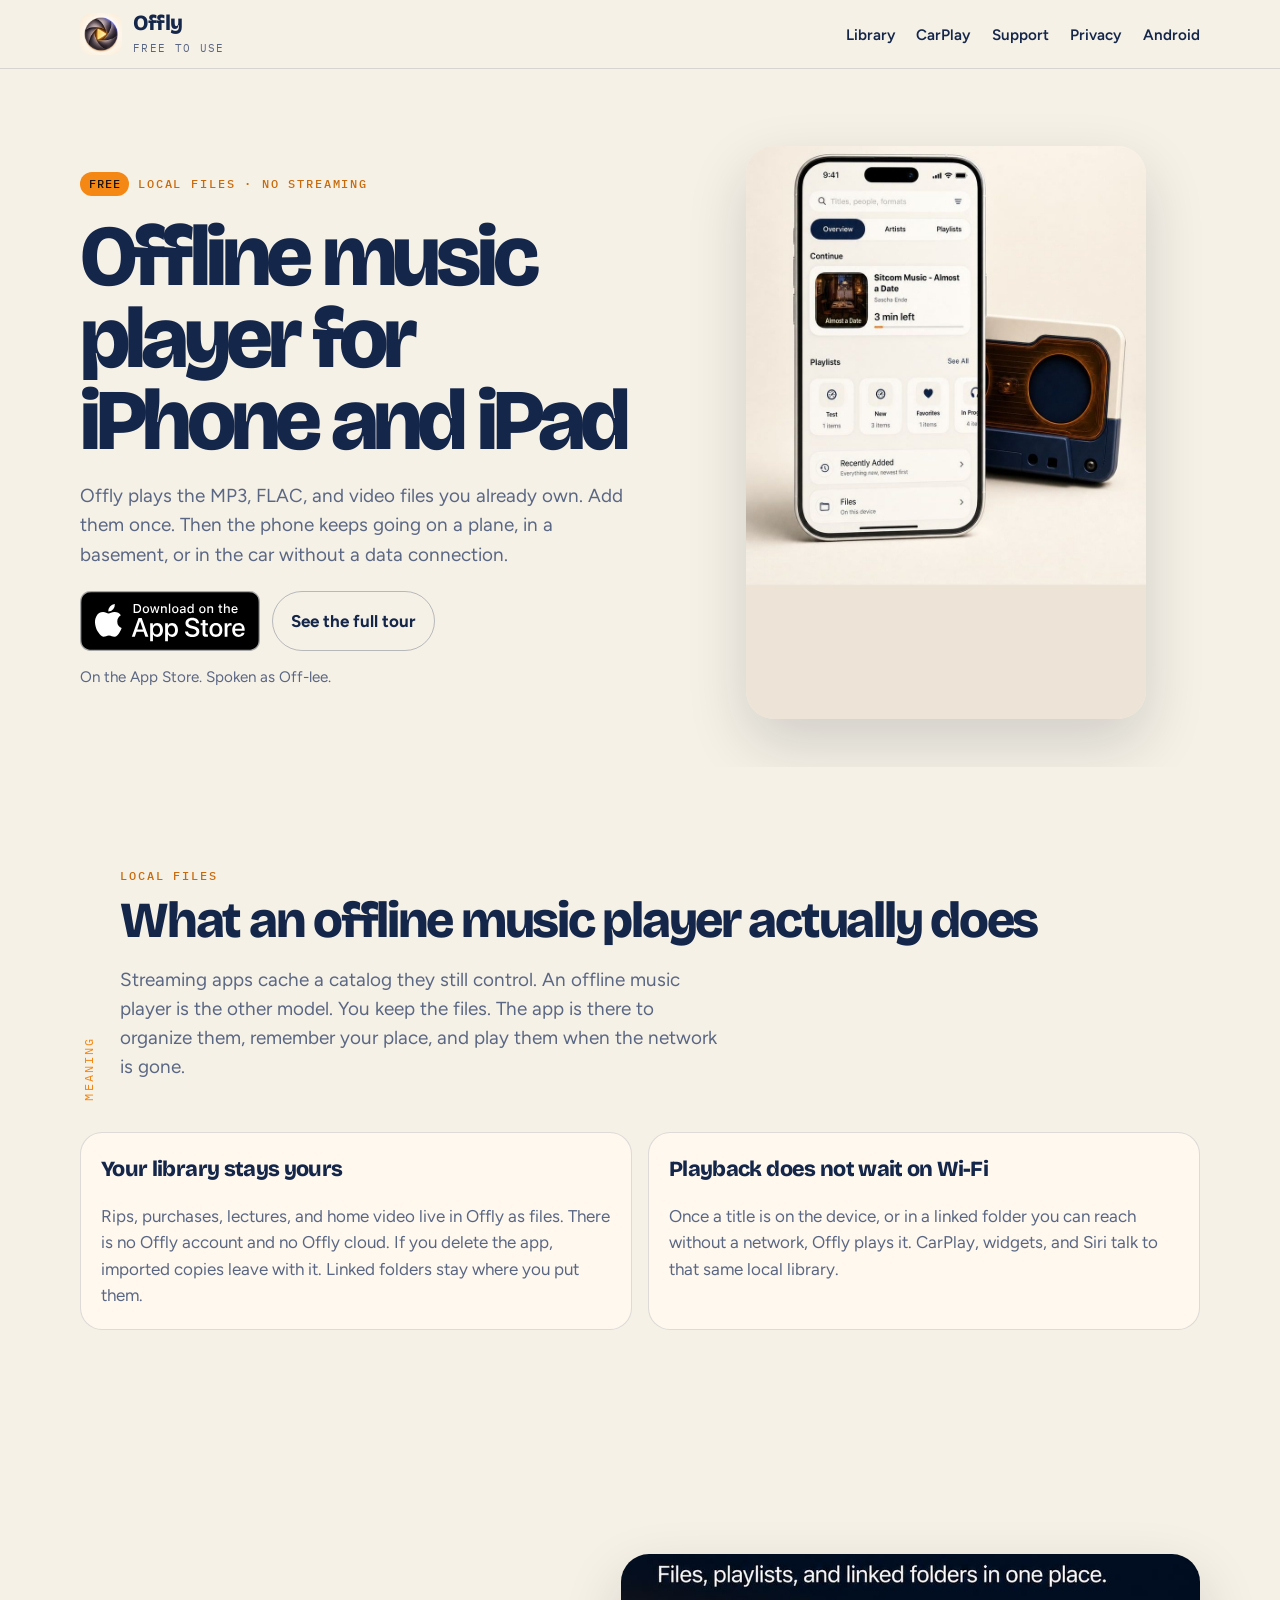
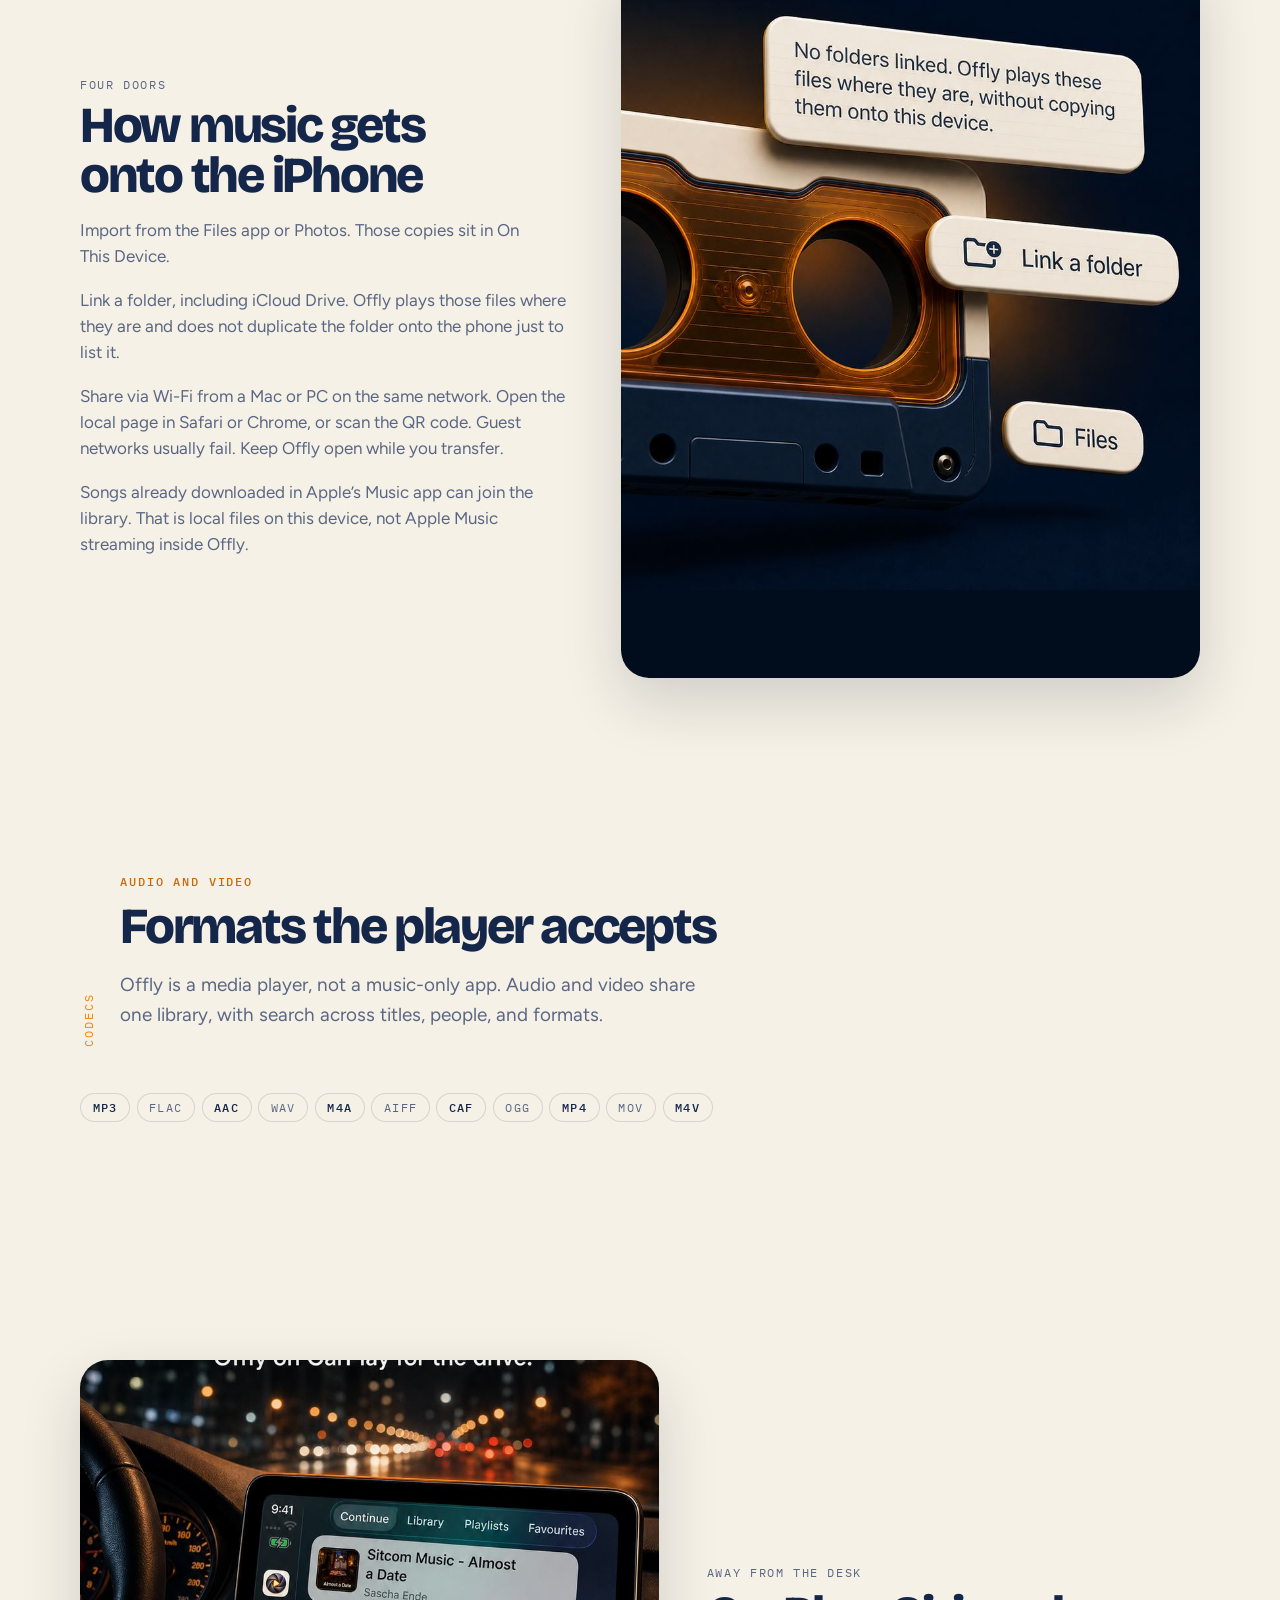
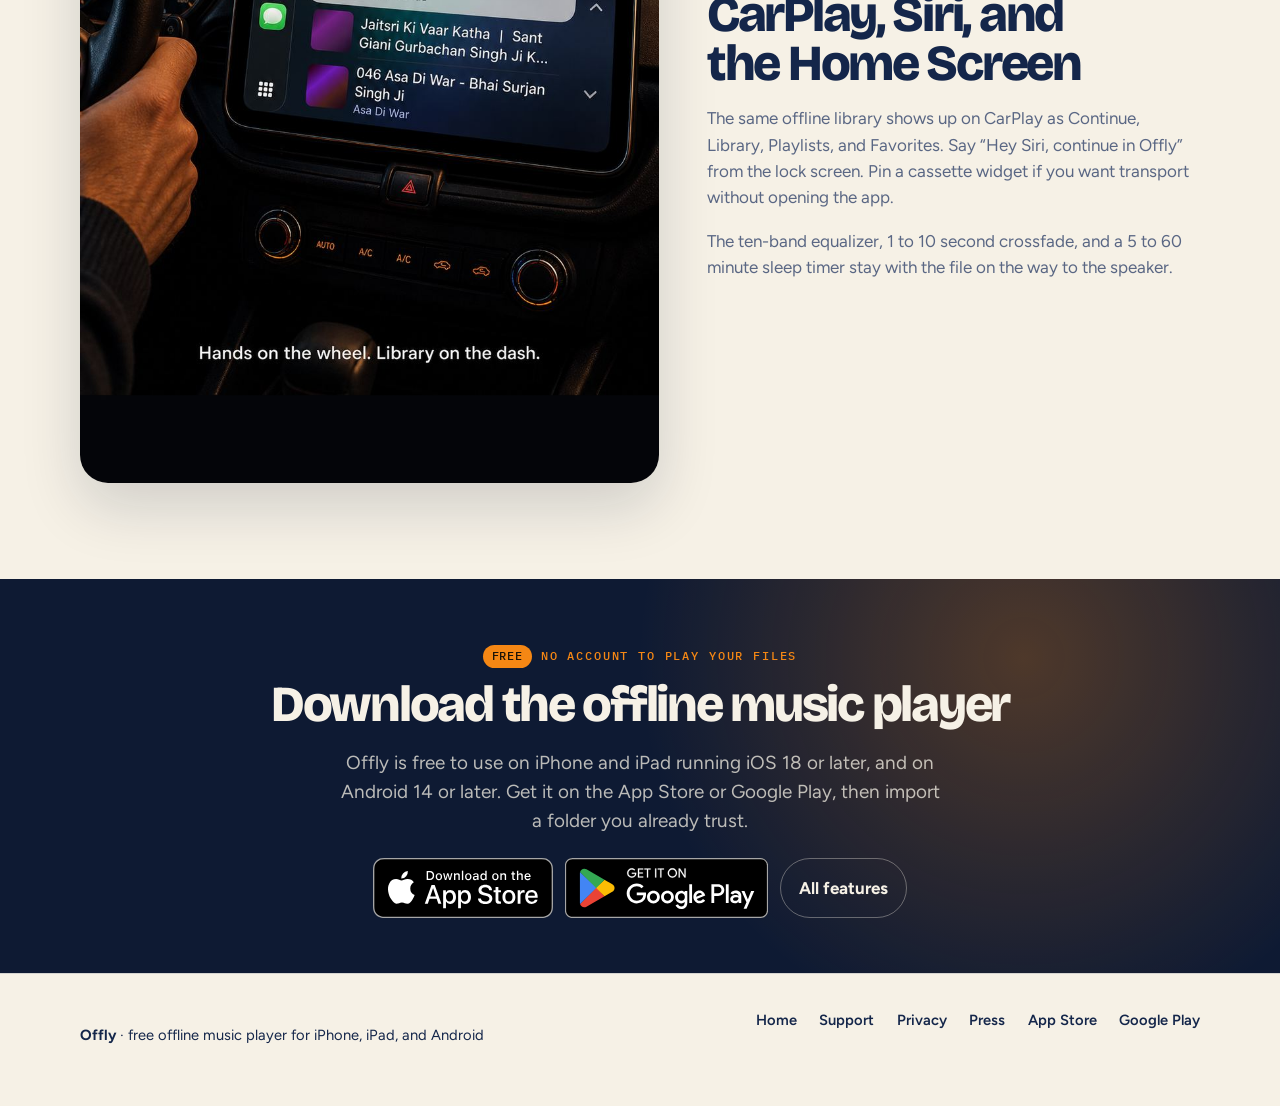
<file: offline-music-player.html>
<!DOCTYPE html>
<html lang="en">
<head>
  <meta charset="utf-8">
  <meta name="viewport" content="width=device-width, initial-scale=1, viewport-fit=cover">
  <title>Offline Music Player for iPhone and iPad | Offly</title>
  <meta name="description" content="Offly is a free offline music player for iPhone and iPad. Play MP3 and FLAC without internet. Import from Files, link a folder, or transfer over Wi-Fi. CarPlay included.">
  <meta name="theme-color" content="#F6F1E6">
  <meta name="color-scheme" content="light">
  <meta name="apple-mobile-web-app-title" content="Offly">
  <link rel="canonical" href="https://offly.karmafy.com.au/offline-music-player.html">
  <link rel="icon" type="image/png" sizes="32x32" href="assets/img/favicon-32.png">
  <link rel="apple-touch-icon" href="assets/img/apple-touch-icon.png">
  <meta property="og:type" content="article">
  <meta property="og:locale" content="en_US">
  <meta property="og:site_name" content="Offly">
  <meta property="og:title" content="Offline Music Player for iPhone and iPad | Offly">
  <meta property="og:description" content="A local file player for MP3, FLAC, and video on iPhone and iPad. Free to use. No streaming account.">
  <meta property="og:url" content="https://offly.karmafy.com.au/offline-music-player.html">
  <meta property="og:image" content="https://offly.karmafy.com.au/assets/img/og.jpg">
  <meta property="og:image:alt" content="Offly cassette player and iPhone library for offline music.">
  <meta name="twitter:card" content="summary_large_image">
  <meta name="twitter:title" content="Offline Music Player for iPhone and iPad | Offly">
  <meta name="twitter:description" content="Play your own MP3 and FLAC files on iPhone and iPad. No internet required.">
  <meta name="twitter:image" content="https://offly.karmafy.com.au/assets/img/og.jpg">
  <link rel="preconnect" href="https://fonts.googleapis.com">
  <link rel="preconnect" href="https://fonts.gstatic.com" crossorigin>
  <link href="https://fonts.googleapis.com/css2?family=Bricolage+Grotesque:opsz,wght@12..96,800&family=Figtree:ital,wght@0,400;0,600;0,700;1,400&family=IBM+Plex+Mono:wght@500&display=swap" rel="stylesheet">
  <link rel="stylesheet" href="assets/css/site.css">
  <script type="application/ld+json">
  {
    "@context": "https://schema.org",
    "@graph": [
      {
        "@type": "WebPage",
        "@id": "https://offly.karmafy.com.au/offline-music-player.html#page",
        "url": "https://offly.karmafy.com.au/offline-music-player.html",
        "name": "Offline Music Player for iPhone and iPad",
        "description": "Offly is a free offline music player for iPhone and iPad. Play MP3, FLAC, and video files you already own, without a streaming account.",
        "isPartOf": { "@id": "https://offly.karmafy.com.au/#website" },
        "about": { "@id": "https://offly.karmafy.com.au/#app" },
        "primaryImageOfPage": {
          "@type": "ImageObject",
          "url": "https://offly.karmafy.com.au/assets/img/shots/iphone-offline-hero.jpg"
        }
      },
      {
        "@type": "BreadcrumbList",
        "itemListElement": [
          {
            "@type": "ListItem",
            "position": 1,
            "name": "Offly",
            "item": "https://offly.karmafy.com.au/"
          },
          {
            "@type": "ListItem",
            "position": 2,
            "name": "Offline music player",
            "item": "https://offly.karmafy.com.au/offline-music-player.html"
          }
        ]
      }
    ]
  }
  </script>
</head>
<body>
  <a class="skip" href="#main">Skip to content</a>
  <header class="site-header">
    <div class="wrap nav">
      <a class="brand" href="index.html">
        <img src="assets/img/icon.png" width="256" height="256" alt="" aria-hidden="true">
        <span>
          <span class="brand-name">Offly</span>
          <span class="brand-meta">Free to use</span>
        </span>
      </a>
      <div class="nav-end">
        <button class="nav-toggle" type="button" data-nav-toggle aria-expanded="false" aria-controls="site-nav" aria-label="Open menu">
          <span></span>
        </button>
      </div>
      <ul id="site-nav" class="nav-links" data-nav-links>
        <li><a href="index.html#library">Library</a></li>
        <li><a href="index.html#everywhere">CarPlay</a></li>
        <li><a href="support.html">Support</a></li>
        <li><a href="privacy.html">Privacy</a></li>
        <li><a href="index.html#android">Android</a></li>
      </ul>
    </div>
  </header>

  <main id="main">
    <section class="hero">
      <div class="wrap hero-grid">
        <div>
          <p class="eyebrow"><span class="pill">Free</span> Local files · No streaming</p>
          <h1>Offline music player for iPhone and iPad</h1>
          <p class="lede">Offly plays the MP3, FLAC, and video files you already own. Add them once. Then the phone keeps going on a plane, in a basement, or in the car without a data connection.</p>
          <div class="hero-actions">
            <a class="app-store-link" href="https://apps.apple.com/app/id6800964292" aria-label="Download Offly on the App Store"><img class="app-store-badge" src="assets/img/download-on-the-app-store.svg" width="180" height="60" alt="Download on the App Store"></a>
            <a class="btn btn-ghost" href="index.html">See the full tour</a>
          </div>
          <p class="hero-note">On the App Store. Spoken as Off-lee.</p>
        </div>
        <div class="hero-stage">
          <img class="hero-shot" src="assets/img/shots/iphone-offline-hero.jpg" width="880" height="1262" alt="Offly offline music player on iPhone, showing a local library of albums, lectures, and films." fetchpriority="high">
        </div>
      </div>
    </section>

    <section class="section" aria-labelledby="what-title">
      <div class="wrap">
        <div class="section-head">
          <span class="side-mark">Meaning</span>
          <div>
            <p class="eyebrow">Local files</p>
            <h2 id="what-title">What an offline music player actually does</h2>
            <p class="lede">Streaming apps cache a catalog they still control. An offline music player is the other model. You keep the files. The app is there to organize them, remember your place, and play them when the network is gone.</p>
          </div>
        </div>
        <div class="grid-2">
          <article class="card">
            <h3>Your library stays yours</h3>
            <p>Rips, purchases, lectures, and home video live in Offly as files. There is no Offly account and no Offly cloud. If you delete the app, imported copies leave with it. Linked folders stay where you put them.</p>
          </article>
          <article class="card">
            <h3>Playback does not wait on Wi-Fi</h3>
            <p>Once a title is on the device, or in a linked folder you can reach without a network, Offly plays it. CarPlay, widgets, and Siri talk to that same local library.</p>
          </article>
        </div>
      </div>
    </section>

    <section class="section" aria-labelledby="add-title">
      <div class="wrap">
        <article class="feature" id="add">
          <div class="feature-copy">
            <p class="kicker">Four doors</p>
            <h2 id="add-title">How music gets onto the iPhone</h2>
            <p>Import from the Files app or Photos. Those copies sit in On This Device.</p>
            <p>Link a folder, including iCloud Drive. Offly plays those files where they are and does not duplicate the folder onto the phone just to list it.</p>
            <p>Share via Wi-Fi from a Mac or PC on the same network. Open the local page in Safari or Chrome, or scan the QR code. Guest networks usually fail. Keep Offly open while you transfer.</p>
            <p>Songs already downloaded in Apple’s Music app can join the library. That is local files on this device, not Apple Music streaming inside Offly.</p>
          </div>
          <figure class="shot shot-crop">
            <img src="assets/img/shots/iphone-library.jpg" width="880" height="1912" alt="Offly library with Files on this device and linked folders as separate rooms." loading="lazy">
          </figure>
        </article>
      </div>
    </section>

    <section class="section" aria-labelledby="formats-title">
      <div class="wrap">
        <div class="section-head">
          <span class="side-mark">Codecs</span>
          <div>
            <p class="eyebrow">Audio and video</p>
            <h2 id="formats-title">Formats the player accepts</h2>
            <p class="lede">Offly is a media player, not a music-only app. Audio and video share one library, with search across titles, people, and formats.</p>
          </div>
        </div>
        <ul class="formats-list formats-list-page">
          <li>MP3</li>
          <li>FLAC</li>
          <li>AAC</li>
          <li>WAV</li>
          <li>M4A</li>
          <li>AIFF</li>
          <li>CAF</li>
          <li>OGG</li>
          <li>MP4</li>
          <li>MOV</li>
          <li>M4V</li>
        </ul>
      </div>
    </section>

    <section class="section" aria-labelledby="car-title">
      <div class="wrap">
        <article class="feature feature-flip">
          <div class="feature-copy">
            <p class="kicker">Away from the desk</p>
            <h2 id="car-title">CarPlay, Siri, and the Home Screen</h2>
            <p>The same offline library shows up on CarPlay as Continue, Library, Playlists, and Favorites. Say “Hey Siri, continue in Offly” from the lock screen. Pin a cassette widget if you want transport without opening the app.</p>
            <p>The ten-band equalizer, 1 to 10 second crossfade, and a 5 to 60 minute sleep timer stay with the file on the way to the speaker.</p>
          </div>
          <figure class="shot shot-crop">
            <img src="assets/img/shots/iphone-carplay.jpg" width="880" height="1912" alt="Offly on CarPlay, playing a local library in the car." loading="lazy">
          </figure>
        </article>
      </div>
    </section>

    <section class="cta-band">
      <div class="wrap">
        <p class="eyebrow"><span class="pill">Free</span> No account to play your files</p>
        <h2>Download the offline music player</h2>
        <p class="lede">Offly is free to use on iPhone and iPad running iOS 18 or later, and on Android 14 or later. Get it on the App Store or Google Play, then import a folder you already trust.</p>
        <div class="hero-actions">
          <a class="app-store-link" href="https://apps.apple.com/app/id6800964292" aria-label="Download Offly on the App Store"><img class="app-store-badge" src="assets/img/download-on-the-app-store.svg" width="180" height="60" alt="Download on the App Store"></a>
          <a class="play-store-link" href="https://play.google.com/store/apps/details?id=com.karmaacademy.offly" aria-label="Get Offly on Google Play"><img class="play-store-badge" src="assets/img/get-it-on-google-play.svg" width="203" height="60" alt="Get it on Google Play"></a>
          <a class="btn btn-ghost btn-on-dark" href="index.html">All features</a>
        </div>
      </div>
    </section>
  </main>

  <footer class="site-footer">
    <div class="wrap footer-grid">
      <p><strong translate="no">Offly</strong> · free offline music player for iPhone, iPad, and Android</p>
      <nav class="footer-links" aria-label="Footer">
        <a href="index.html">Home</a>
        <a href="support.html">Support</a>
        <a href="privacy.html">Privacy</a>
        <a href="press.html">Press</a>
        <a href="https://apps.apple.com/app/id6800964292">App Store</a>
        <a href="https://play.google.com/store/apps/details?id=com.karmaacademy.offly">Google Play</a>
      </nav>
    </div>
  </footer>
  <script src="assets/js/site.js"></script>
</body>
</html>
</file>
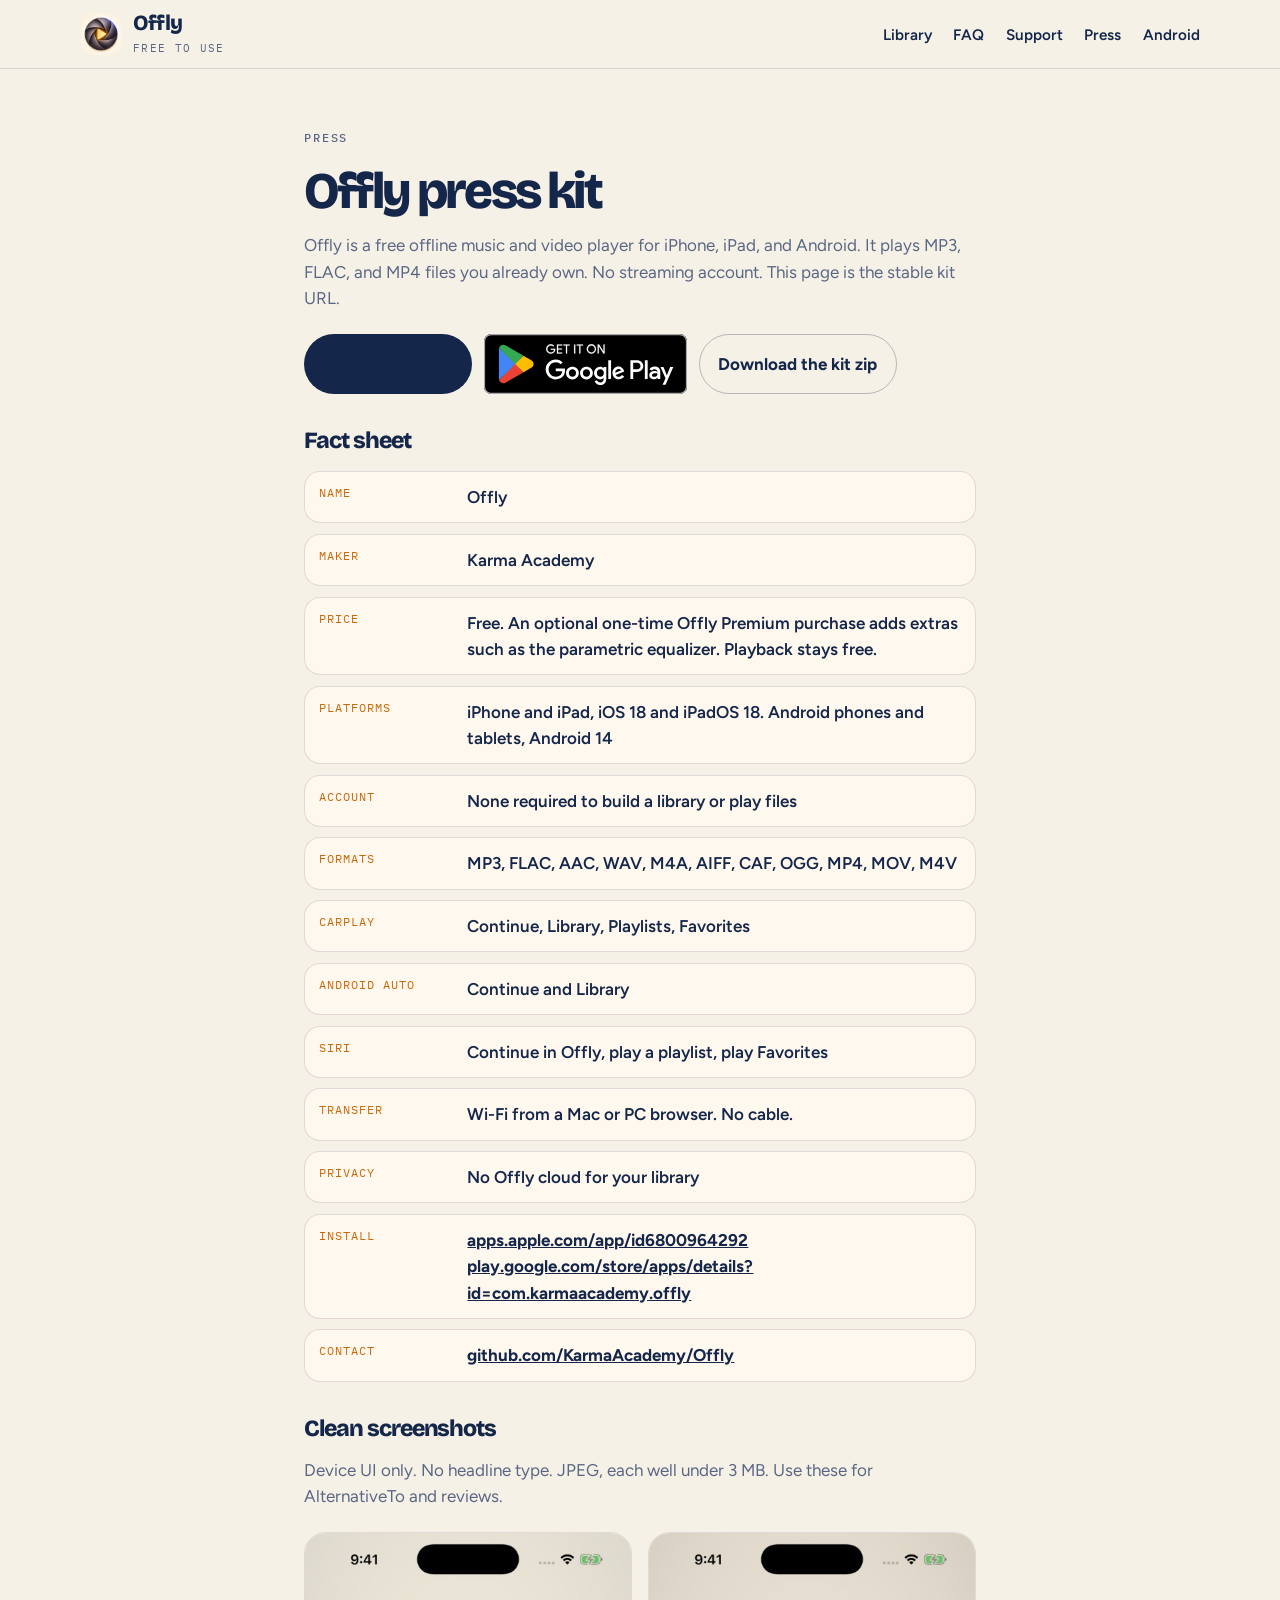
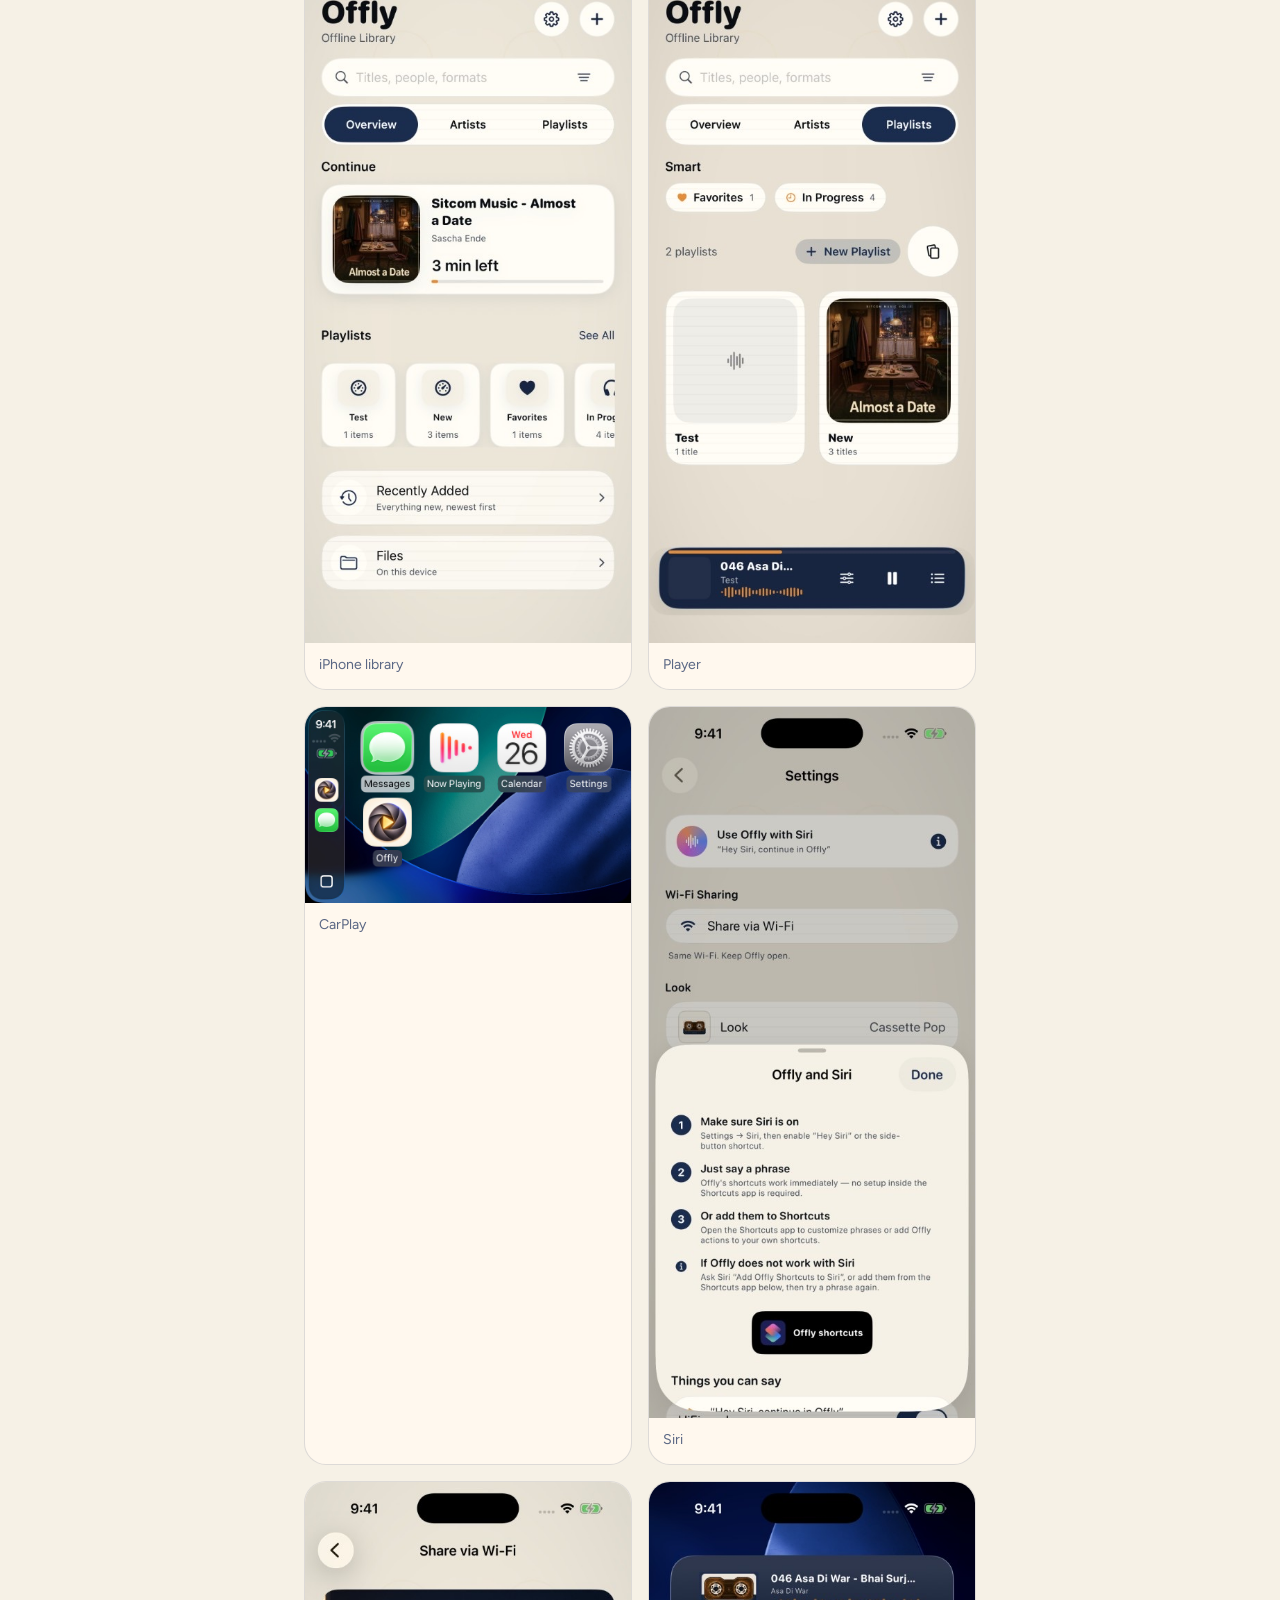
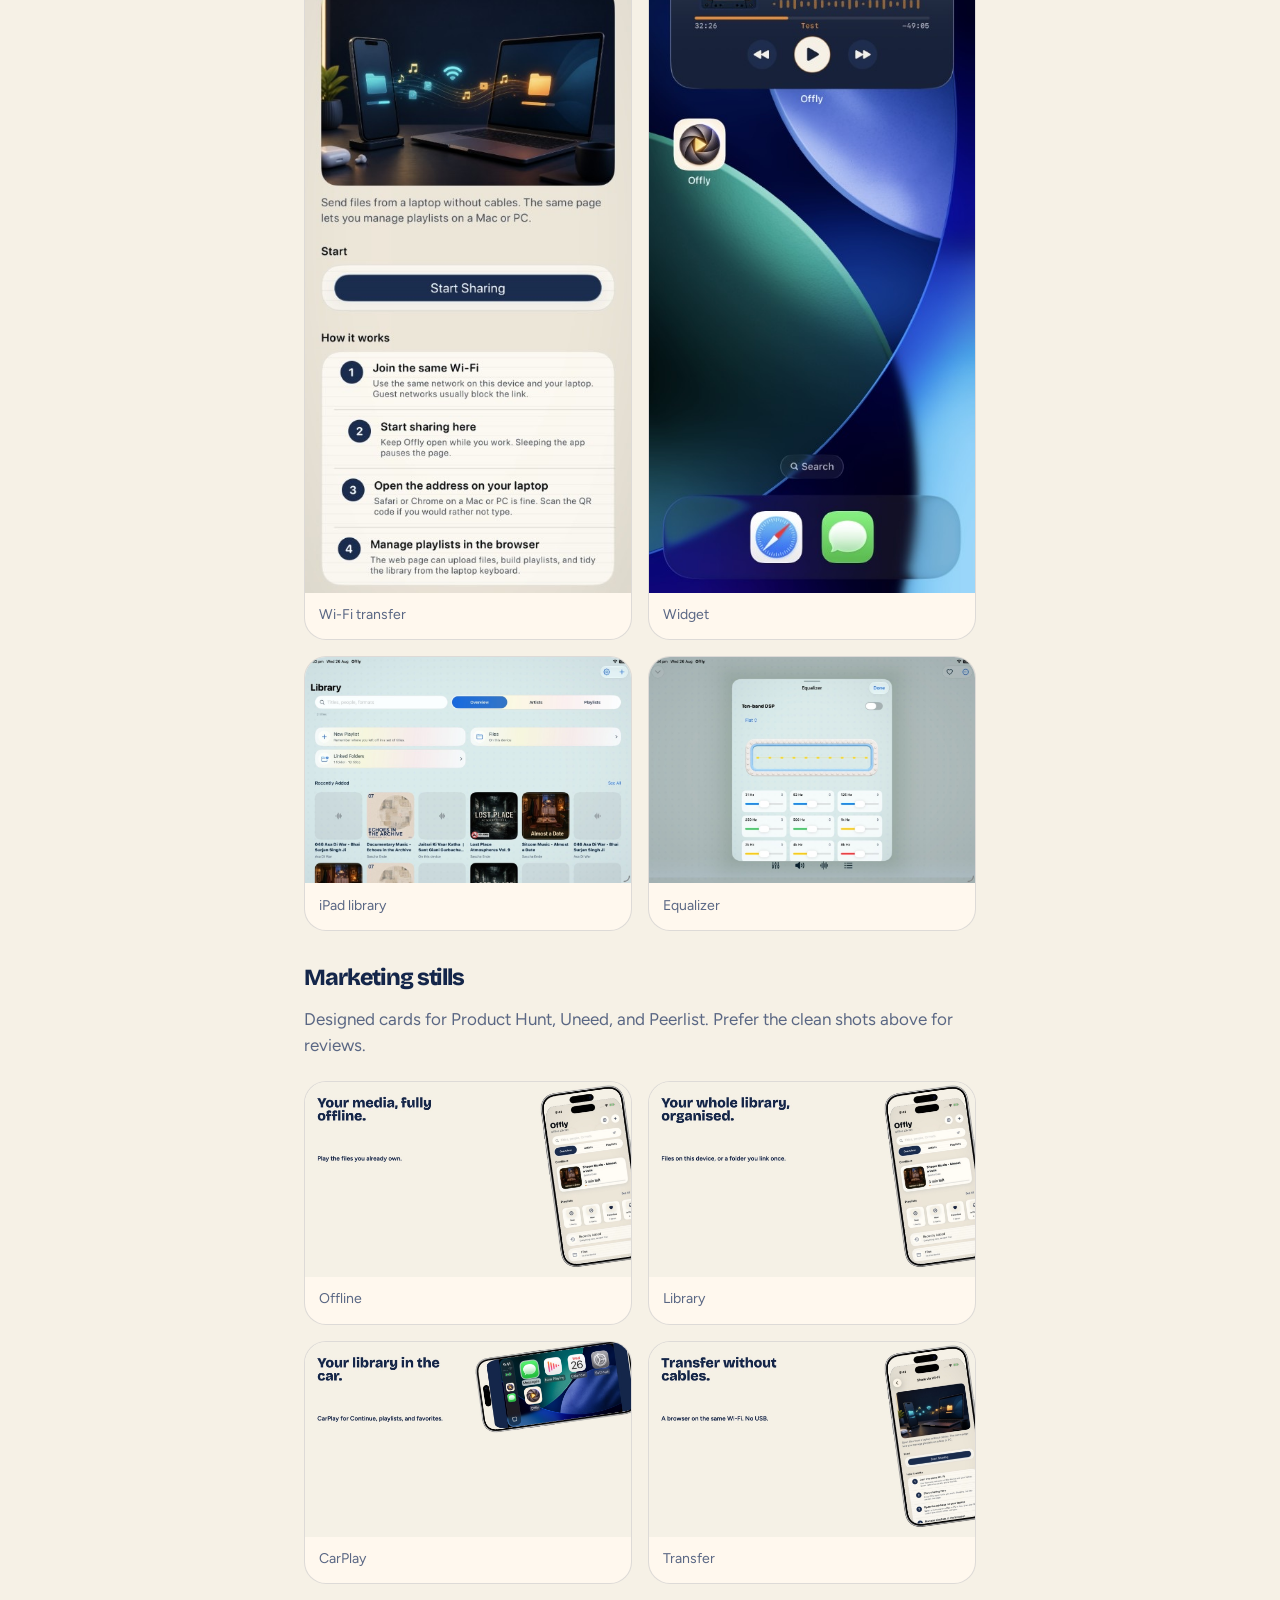
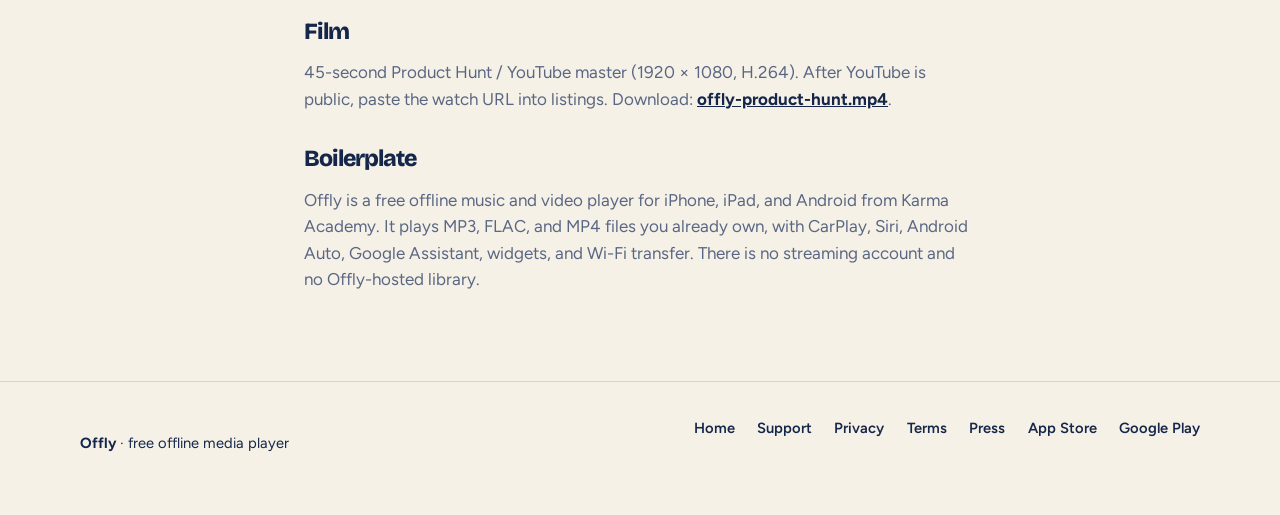
<file: press.html>
<!DOCTYPE html>
<html lang="en">
<head>
  <meta charset="utf-8">
  <meta name="viewport" content="width=device-width, initial-scale=1, viewport-fit=cover">
  <title>Press kit · Offly Offline Music and Video Player</title>
  <meta name="description" content="Press kit for Offly, the free offline music and video player for iPhone, iPad, and Android. Fact sheet, clean screenshots, and store links.">
  <meta name="theme-color" content="#F6F1E6">
  <link rel="canonical" href="https://offly.karmafy.com.au/press.html">
  <link rel="icon" type="image/png" sizes="32x32" href="assets/img/favicon-32.png">
  <link rel="apple-touch-icon" href="assets/img/apple-touch-icon.png">
  <meta property="og:title" content="Press kit · Offly">
  <meta property="og:description" content="Fact sheet, clean screenshots, and the App Store listing for Offly.">
  <meta property="og:url" content="https://offly.karmafy.com.au/press.html">
  <meta property="og:image" content="https://offly.karmafy.com.au/assets/img/og.jpg">
  <meta property="og:image:width" content="1200">
  <meta property="og:image:height" content="630">
  <link rel="preconnect" href="https://fonts.googleapis.com">
  <link rel="preconnect" href="https://fonts.gstatic.com" crossorigin>
  <link href="https://fonts.googleapis.com/css2?family=Bricolage+Grotesque:opsz,wght@12..96,800&family=Figtree:ital,wght@0,400;0,600;0,700;1,400&family=IBM+Plex+Mono:wght@500&display=swap" rel="stylesheet">
  <link rel="stylesheet" href="assets/css/site.css">
</head>
<body>
  <a class="skip" href="#main">Skip to content</a>
  <header class="site-header">
    <div class="wrap nav">
      <a class="brand" href="index.html">
        <img src="assets/img/icon.png" width="256" height="256" alt="" aria-hidden="true">
        <span>
          <span class="brand-name">Offly</span>
          <span class="brand-meta">Free to use</span>
        </span>
      </a>
      <div class="nav-end">
        <button class="nav-toggle" type="button" data-nav-toggle aria-expanded="false" aria-controls="site-nav" aria-label="Open menu">
          <span></span>
        </button>
      </div>
      <ul id="site-nav" class="nav-links" data-nav-links>
        <li><a href="index.html#library">Library</a></li>
        <li><a href="index.html#faq">FAQ</a></li>
        <li><a href="support.html">Support</a></li>
        <li><a href="press.html" aria-current="page">Press</a></li>
        <li><a href="index.html#android">Android</a></li>
      </ul>
    </div>
  </header>

  <main id="main" class="doc">
    <article class="wrap prose">
      <p class="eyebrow">Press</p>
      <h1>Offly press kit</h1>
      <p>Offly is a free offline music and video player for iPhone, iPad, and Android. It plays MP3, FLAC, and MP4 files you already own. No streaming account. This page is the stable kit URL.</p>
      <div class="hero-actions">
        <a class="btn btn-primary" href="https://apps.apple.com/app/id6800964292">App Store listing</a>
        <a class="play-store-link" href="https://play.google.com/store/apps/details?id=com.karmaacademy.offly" aria-label="Get Offly on Google Play"><img class="play-store-badge" src="assets/img/get-it-on-google-play.svg" width="203" height="60" alt="Get it on Google Play"></a>
        <a class="btn btn-ghost" href="assets/press/offly-press-kit.zip">Download the kit zip</a>
      </div>

      <h2>Fact sheet</h2>
      <dl class="facts">
        <div>
          <dt>Name</dt>
          <dd>Offly</dd>
        </div>
        <div>
          <dt>Maker</dt>
          <dd>Karma Academy</dd>
        </div>
        <div>
          <dt>Price</dt>
          <dd>Free. An optional one-time Offly Premium purchase adds extras such as the parametric equalizer. Playback stays free.</dd>
        </div>
        <div>
          <dt>Platforms</dt>
          <dd>iPhone and iPad, iOS 18 and iPadOS 18. Android phones and tablets, Android 14</dd>
        </div>
        <div>
          <dt>Account</dt>
          <dd>None required to build a library or play files</dd>
        </div>
        <div>
          <dt>Formats</dt>
          <dd>MP3, FLAC, AAC, WAV, M4A, AIFF, CAF, OGG, MP4, MOV, M4V</dd>
        </div>
        <div>
          <dt>CarPlay</dt>
          <dd>Continue, Library, Playlists, Favorites</dd>
        </div>
        <div>
          <dt>Android Auto</dt>
          <dd>Continue and Library</dd>
        </div>
        <div>
          <dt>Siri</dt>
          <dd>Continue in Offly, play a playlist, play Favorites</dd>
        </div>
        <div>
          <dt>Transfer</dt>
          <dd>Wi-Fi from a Mac or PC browser. No cable.</dd>
        </div>
        <div>
          <dt>Privacy</dt>
          <dd>No Offly cloud for your library</dd>
        </div>
        <div>
          <dt>Install</dt>
          <dd><a href="https://apps.apple.com/app/id6800964292">apps.apple.com/app/id6800964292</a><br><a href="https://play.google.com/store/apps/details?id=com.karmaacademy.offly">play.google.com/store/apps/details?id=com.karmaacademy.offly</a></dd>
        </div>
        <div>
          <dt>Contact</dt>
          <dd><a href="https://github.com/KarmaAcademy/Offly">github.com/KarmaAcademy/Offly</a></dd>
        </div>
      </dl>

      <h2>Clean screenshots</h2>
      <p>Device UI only. No headline type. JPEG, each well under 3&nbsp;MB. Use these for AlternativeTo and reviews.</p>
      <div class="press-grid">
        <figure class="press-shot">
          <img src="assets/img/press/iphone-library.jpg" width="470" height="1024" alt="Offly library on iPhone with Overview, Artists, and Playlists.">
          <figcaption>iPhone library</figcaption>
        </figure>
        <figure class="press-shot">
          <img src="assets/img/press/player.jpg" width="470" height="1024" alt="Offly now playing on iPhone.">
          <figcaption>Player</figcaption>
        </figure>
        <figure class="press-shot">
          <img src="assets/img/press/iphone-carplay.jpg" width="800" height="480" alt="Offly on CarPlay.">
          <figcaption>CarPlay</figcaption>
        </figure>
        <figure class="press-shot">
          <img src="assets/img/press/iphone-siri.jpg" width="470" height="1024" alt="Siri continuing playback in Offly.">
          <figcaption>Siri</figcaption>
        </figure>
        <figure class="press-shot">
          <img src="assets/img/press/iphone-wifi.jpg" width="470" height="1024" alt="Offly Wi-Fi sharing from a laptop browser.">
          <figcaption>Wi-Fi transfer</figcaption>
        </figure>
        <figure class="press-shot">
          <img src="assets/img/press/iphone-widget.jpg" width="470" height="1024" alt="Offly Home Screen widget on the cassette player.">
          <figcaption>Widget</figcaption>
        </figure>
        <figure class="press-shot">
          <img src="assets/img/press/ipad-library.jpg" width="1024" height="711" alt="Offly library on iPad.">
          <figcaption>iPad library</figcaption>
        </figure>
        <figure class="press-shot">
          <img src="assets/img/press/ipad-equalizer.jpg" width="1024" height="711" alt="Ten-band equalizer on iPad.">
          <figcaption>Equalizer</figcaption>
        </figure>
      </div>

      <h2>Marketing stills</h2>
      <p>Designed cards for Product Hunt, Uneed, and Peerlist. Prefer the clean shots above for reviews.</p>
      <div class="press-grid">
        <figure class="press-shot">
          <img src="assets/img/press/gallery/ph-01-offline.jpg" width="1270" height="760" alt="Marketing card: Your media, fully offline.">
          <figcaption>Offline</figcaption>
        </figure>
        <figure class="press-shot">
          <img src="assets/img/press/gallery/ph-02-library.jpg" width="1270" height="760" alt="Marketing card: Your whole library, organised.">
          <figcaption>Library</figcaption>
        </figure>
        <figure class="press-shot">
          <img src="assets/img/press/gallery/ph-03-carplay.jpg" width="1270" height="760" alt="Marketing card: Your library in the car.">
          <figcaption>CarPlay</figcaption>
        </figure>
        <figure class="press-shot">
          <img src="assets/img/press/gallery/ph-04-transfer.jpg" width="1270" height="760" alt="Marketing card: Transfer without cables.">
          <figcaption>Transfer</figcaption>
        </figure>
      </div>

      <h2>Film</h2>
      <p>45-second Product Hunt / YouTube master (1920 × 1080, H.264). After YouTube is public, paste the watch URL into listings. Download: <a href="assets/press/offly-product-hunt.mp4">offly-product-hunt.mp4</a>.</p>

      <h2>Boilerplate</h2>
      <p>Offly is a free offline music and video player for iPhone, iPad, and Android from Karma Academy. It plays MP3, FLAC, and MP4 files you already own, with CarPlay, Siri, Android Auto, Google Assistant, widgets, and Wi-Fi transfer. There is no streaming account and no Offly-hosted library.</p>
    </article>
  </main>

  <footer class="site-footer">
    <div class="wrap footer-grid">
      <p><strong translate="no">Offly</strong> · free offline media player</p>
      <nav class="footer-links" aria-label="Footer">
        <a href="index.html">Home</a>
        <a href="support.html">Support</a>
        <a href="privacy.html">Privacy</a>
        <a href="terms.html">Terms</a>
        <a href="press.html" aria-current="page">Press</a>
        <a href="https://apps.apple.com/app/id6800964292">App Store</a>
        <a href="https://play.google.com/store/apps/details?id=com.karmaacademy.offly">Google Play</a>
      </nav>
    </div>
  </footer>
  <script src="assets/js/site.js"></script>
</body>
</html>
</file>
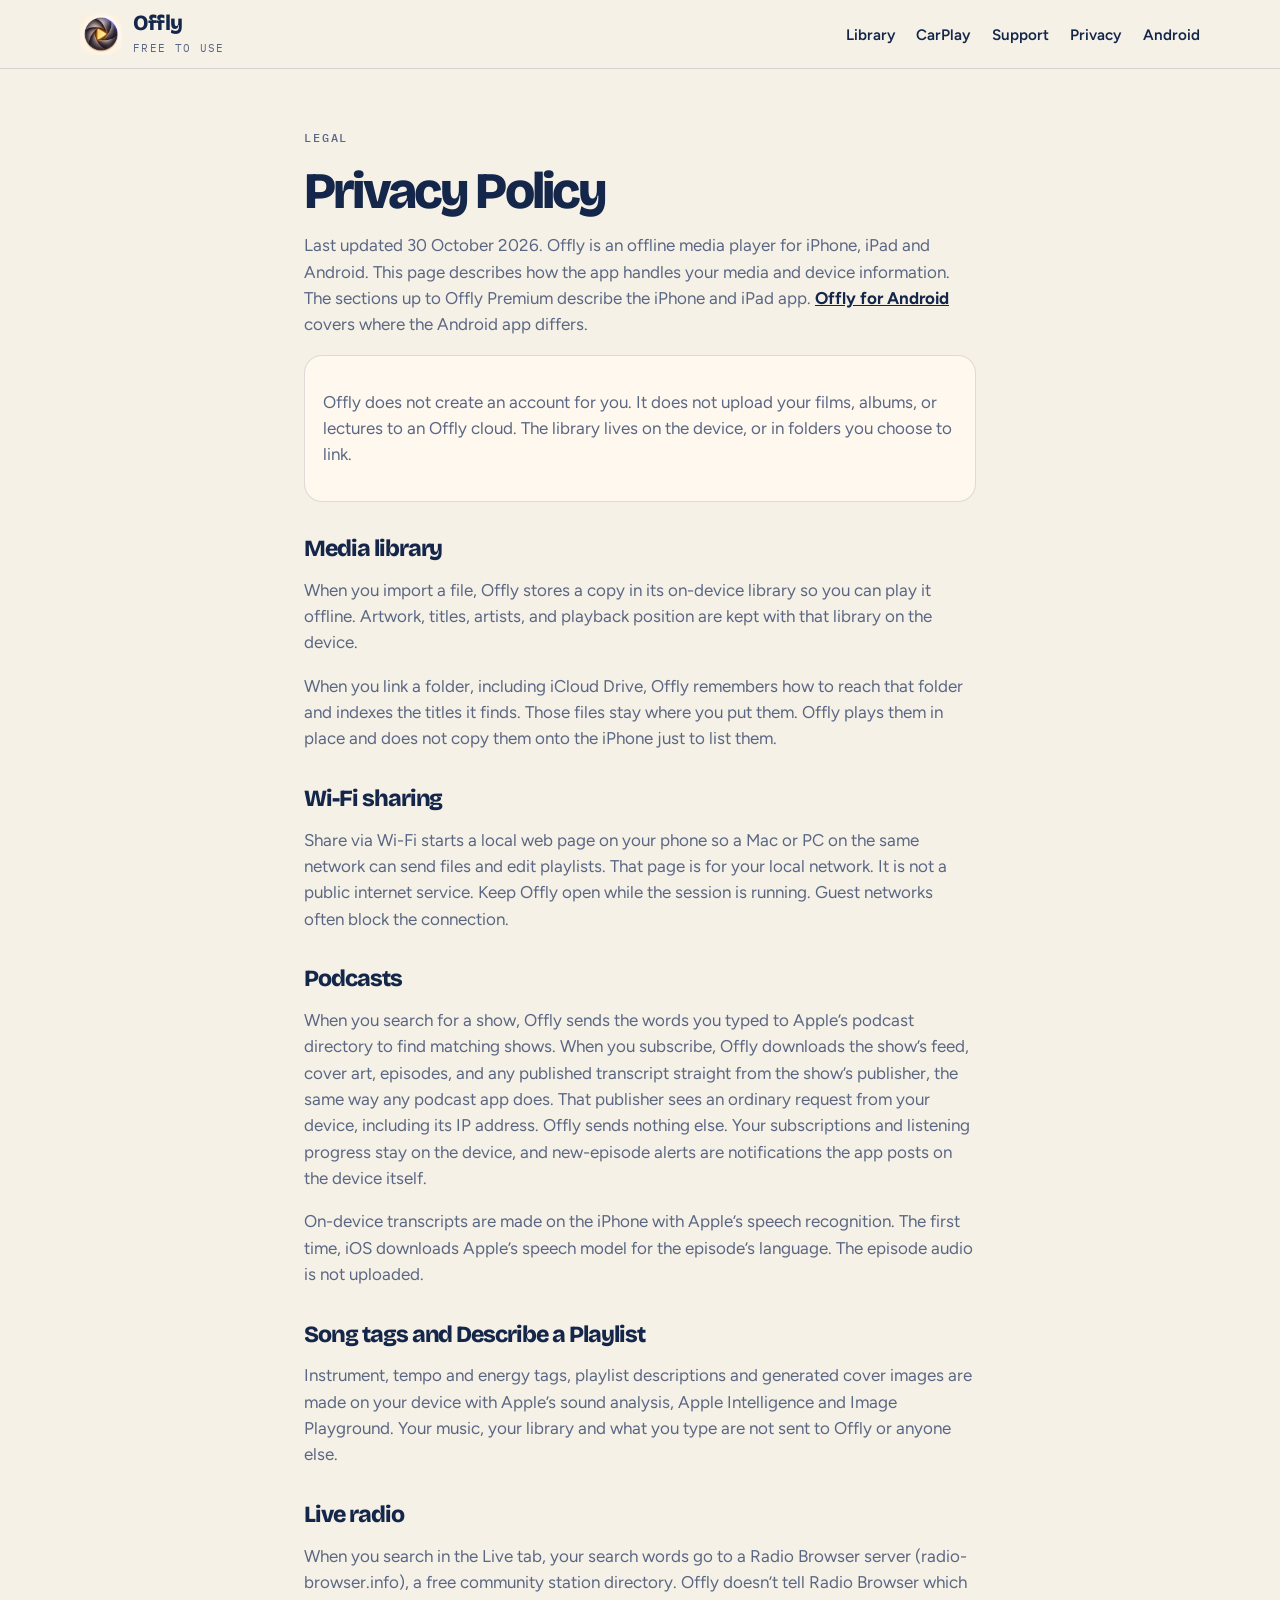
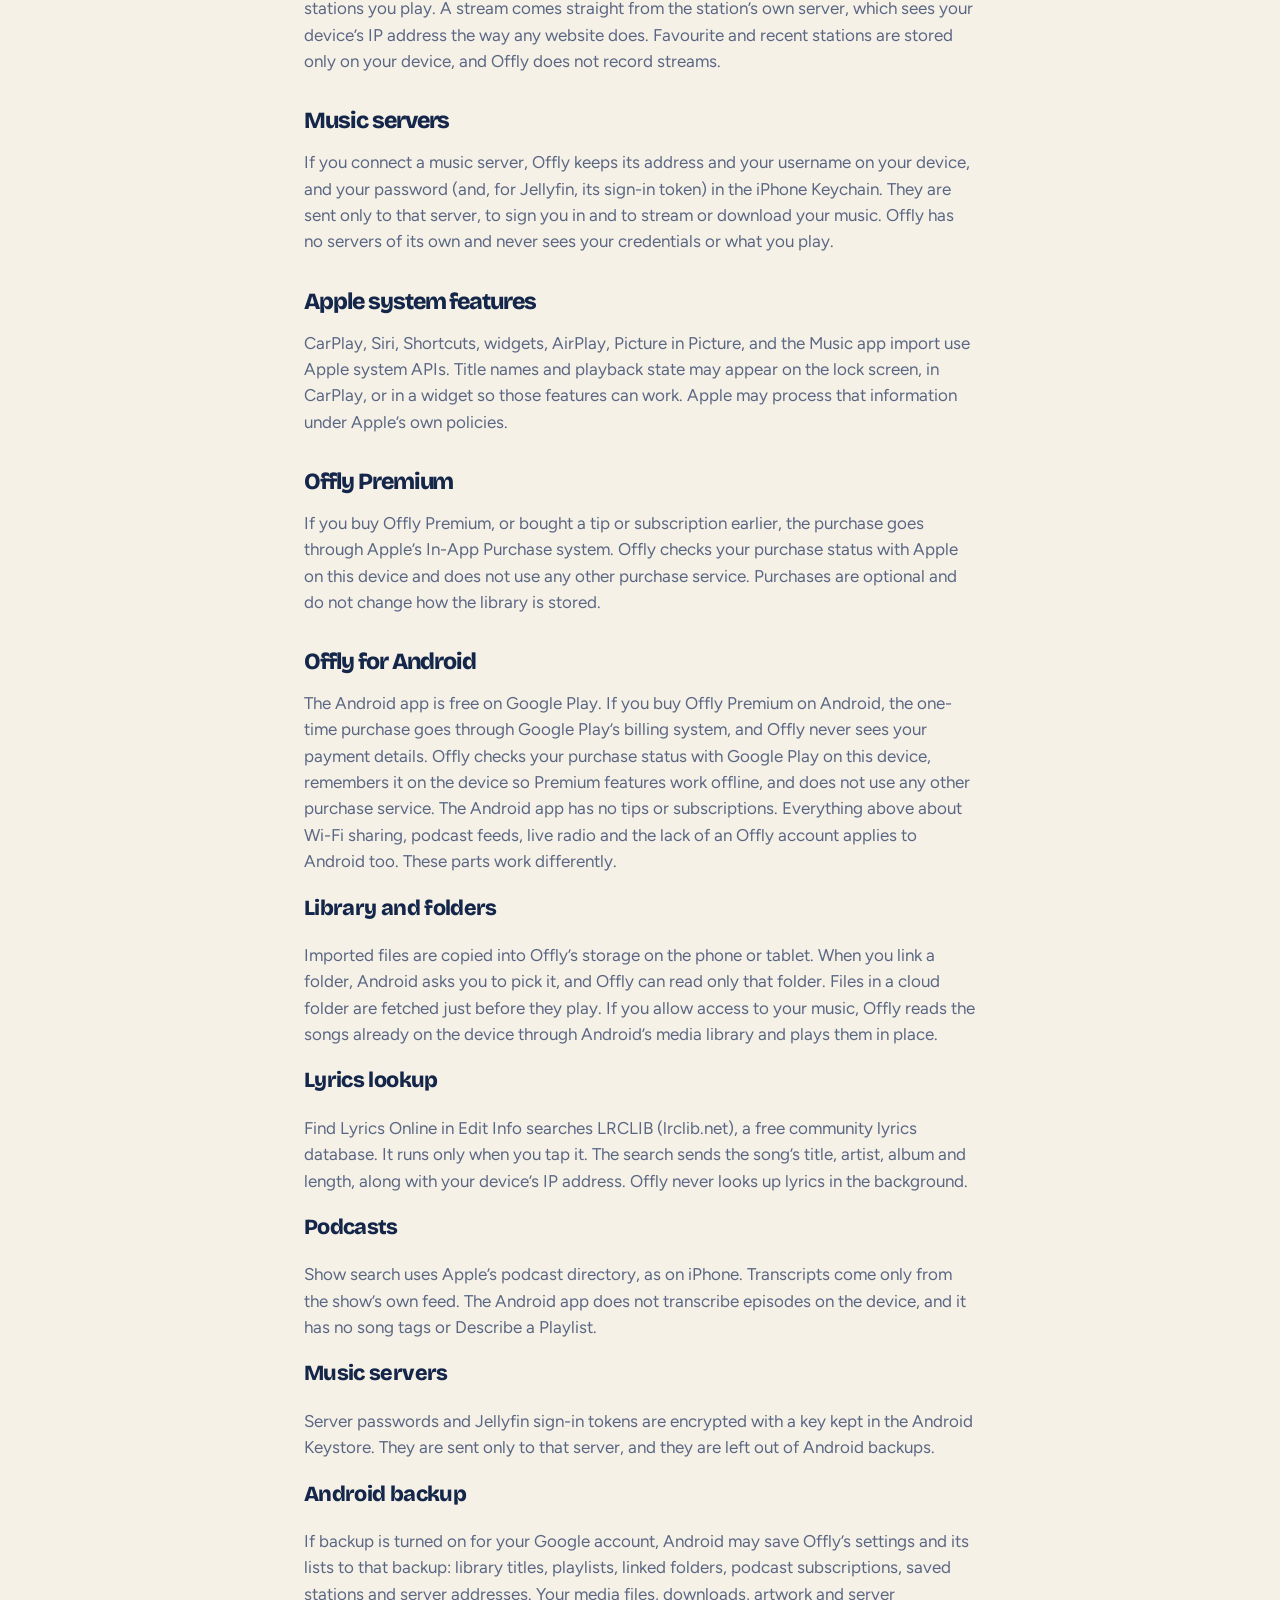
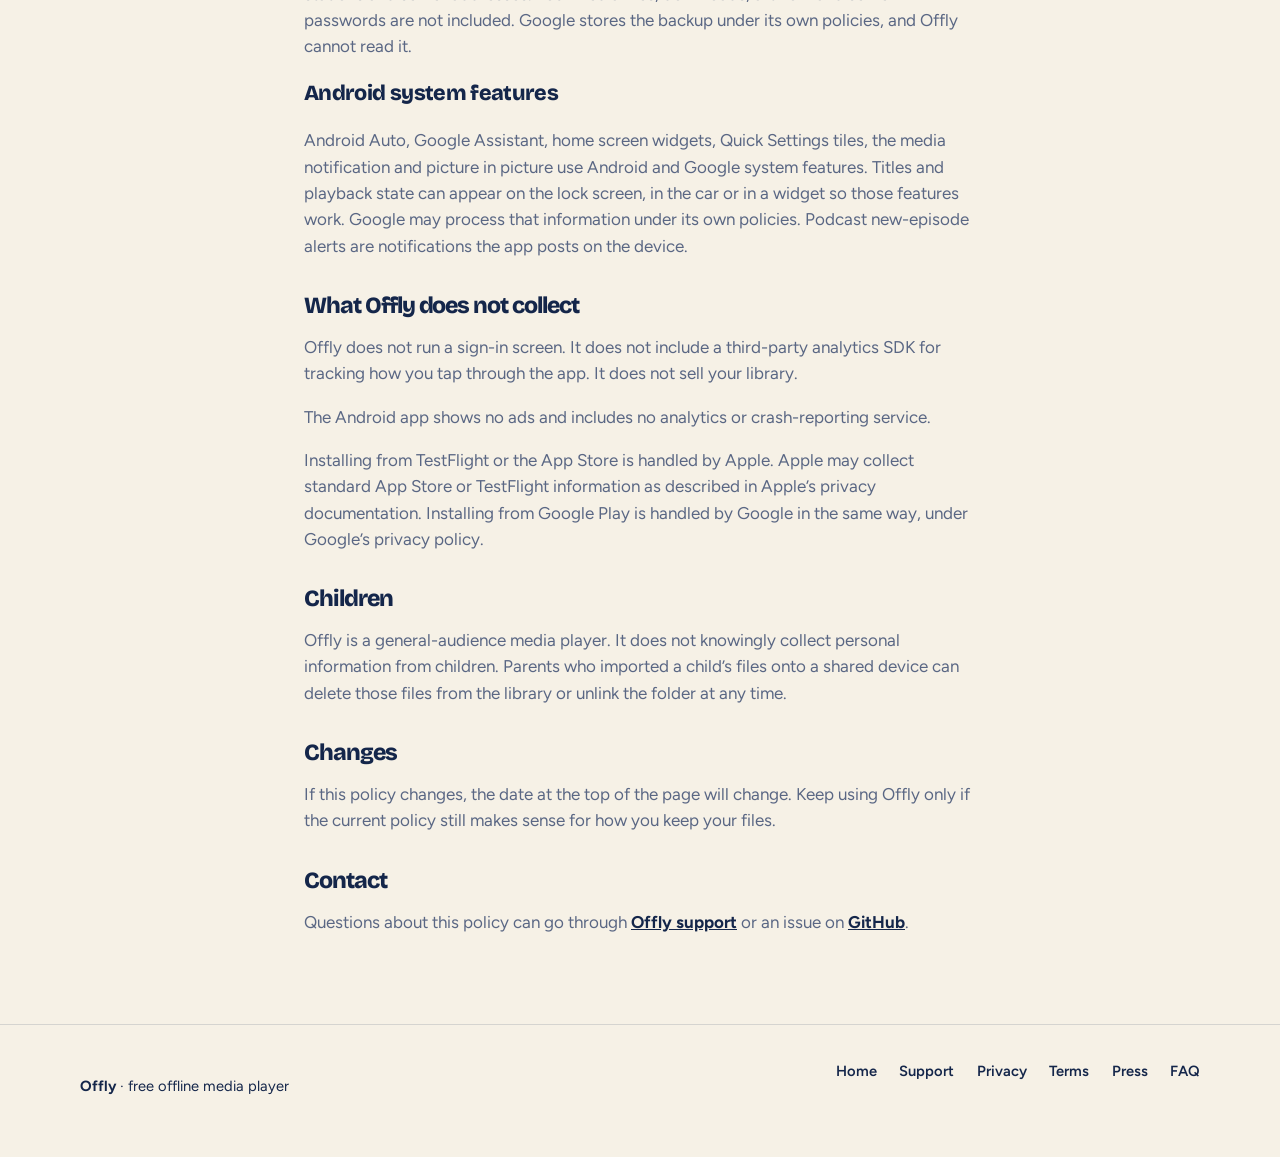
<file: privacy.html>
<!DOCTYPE html>
<html lang="en">
<head>
  <meta charset="utf-8">
  <meta name="viewport" content="width=device-width, initial-scale=1, viewport-fit=cover">
  <title>Privacy Policy · Offly</title>
  <meta name="description" content="Offly privacy policy. Your films, albums, and lectures stay on the device. Offly does not run an account system or upload your library to its own cloud.">
  <meta name="theme-color" content="#F6F1E6">
  <link rel="canonical" href="https://offly.karmafy.com.au/privacy.html">
  <link rel="icon" type="image/png" sizes="32x32" href="assets/img/favicon-32.png">
  <link rel="apple-touch-icon" href="assets/img/apple-touch-icon.png">
  <meta property="og:title" content="Privacy Policy · Offly">
  <meta property="og:description" content="Your library stays on your device. Read how Offly handles files, Wi-Fi sharing, and Apple and Android system features.">
  <meta property="og:url" content="https://offly.karmafy.com.au/privacy.html">
  <meta property="og:image" content="https://offly.karmafy.com.au/assets/img/og.jpg">
  <link rel="preconnect" href="https://fonts.googleapis.com">
  <link rel="preconnect" href="https://fonts.gstatic.com" crossorigin>
  <link href="https://fonts.googleapis.com/css2?family=Bricolage+Grotesque:opsz,wght@12..96,800&family=Figtree:ital,wght@0,400;0,600;0,700;1,400&family=IBM+Plex+Mono:wght@500&display=swap" rel="stylesheet">
  <link rel="stylesheet" href="assets/css/site.css">
</head>
<body>
  <a class="skip" href="#main">Skip to content</a>
  <header class="site-header">
    <div class="wrap nav">
      <a class="brand" href="index.html">
        <img src="assets/img/icon.png" width="256" height="256" alt="" aria-hidden="true">
        <span>
          <span class="brand-name">Offly</span>
          <span class="brand-meta">Free to use</span>
        </span>
      </a>
      <div class="nav-end">
        <button class="nav-toggle" type="button" data-nav-toggle aria-expanded="false" aria-controls="site-nav" aria-label="Open menu">
          <span></span>
        </button>
      </div>
      <ul id="site-nav" class="nav-links" data-nav-links>
        <li><a href="index.html#library">Library</a></li>
        <li><a href="index.html#everywhere">CarPlay</a></li>
        <li><a href="support.html">Support</a></li>
        <li><a href="privacy.html" aria-current="page">Privacy</a></li>
        <li><a href="index.html#android">Android</a></li>
      </ul>
    </div>
  </header>

  <main id="main" class="doc">
    <article class="wrap prose">
      <p class="eyebrow">Legal</p>
      <h1>Privacy Policy</h1>
      <p>Last updated 30 October 2026. Offly is an offline media player for iPhone, iPad and Android. This page describes how the app handles your media and device information. The sections up to Offly Premium describe the iPhone and iPad app. <a href="#android">Offly for Android</a> covers where the Android app differs.</p>

      <div class="notice">
        <p>Offly does not create an account for you. It does not upload your films, albums, or lectures to an Offly cloud. The library lives on the device, or in folders you choose to link.</p>
      </div>

      <h2>Media library</h2>
      <p>When you import a file, Offly stores a copy in its on-device library so you can play it offline. Artwork, titles, artists, and playback position are kept with that library on the device.</p>
      <p>When you link a folder, including iCloud Drive, Offly remembers how to reach that folder and indexes the titles it finds. Those files stay where you put them. Offly plays them in place and does not copy them onto the iPhone just to list them.</p>

      <h2>Wi-Fi sharing</h2>
      <p>Share via Wi-Fi starts a local web page on your phone so a Mac or PC on the same network can send files and edit playlists. That page is for your local network. It is not a public internet service. Keep Offly open while the session is running. Guest networks often block the connection.</p>

      <h2>Podcasts</h2>
      <p>When you search for a show, Offly sends the words you typed to Apple’s podcast directory to find matching shows. When you subscribe, Offly downloads the show’s feed, cover art, episodes, and any published transcript straight from the show’s publisher, the same way any podcast app does. That publisher sees an ordinary request from your device, including its IP address. Offly sends nothing else. Your subscriptions and listening progress stay on the device, and new-episode alerts are notifications the app posts on the device itself.</p>
      <p>On-device transcripts are made on the iPhone with Apple’s speech recognition. The first time, iOS downloads Apple’s speech model for the episode’s language. The episode audio is not uploaded.</p>

      <h2>Song tags and Describe a Playlist</h2>
      <p>Instrument, tempo and energy tags, playlist descriptions and generated cover images are made on your device with Apple’s sound analysis, Apple Intelligence and Image Playground. Your music, your library and what you type are not sent to Offly or anyone else.</p>

      <h2>Live radio</h2>
      <p>When you search in the Live tab, your search words go to a Radio Browser server (radio-browser.info), a free community station directory. Offly doesn’t tell Radio Browser which stations you play. A stream comes straight from the station’s own server, which sees your device’s IP address the way any website does. Favourite and recent stations are stored only on your device, and Offly does not record streams.</p>

      <h2>Music servers</h2>
      <p>If you connect a music server, Offly keeps its address and your username on your device, and your password (and, for Jellyfin, its sign-in token) in the iPhone Keychain. They are sent only to that server, to sign you in and to stream or download your music. Offly has no servers of its own and never sees your credentials or what you play.</p>

      <h2>Apple system features</h2>
      <p>CarPlay, Siri, Shortcuts, widgets, AirPlay, Picture in Picture, and the Music app import use Apple system APIs. Title names and playback state may appear on the lock screen, in CarPlay, or in a widget so those features can work. Apple may process that information under Apple’s own policies.</p>

      <h2>Offly Premium</h2>
      <p>If you buy Offly Premium, or bought a tip or subscription earlier, the purchase goes through Apple’s In-App Purchase system. Offly checks your purchase status with Apple on this device and does not use any other purchase service. Purchases are optional and do not change how the library is stored.</p>

      <h2 id="android">Offly for Android</h2>
      <p>The Android app is free on Google Play. If you buy Offly Premium on Android, the one-time purchase goes through Google Play’s billing system, and Offly never sees your payment details. Offly checks your purchase status with Google Play on this device, remembers it on the device so Premium features work offline, and does not use any other purchase service. The Android app has no tips or subscriptions. Everything above about Wi-Fi sharing, podcast feeds, live radio and the lack of an Offly account applies to Android too. These parts work differently.</p>

      <h3>Library and folders</h3>
      <p>Imported files are copied into Offly’s storage on the phone or tablet. When you link a folder, Android asks you to pick it, and Offly can read only that folder. Files in a cloud folder are fetched just before they play. If you allow access to your music, Offly reads the songs already on the device through Android’s media library and plays them in place.</p>

      <h3>Lyrics lookup</h3>
      <p>Find Lyrics Online in Edit Info searches LRCLIB (lrclib.net), a free community lyrics database. It runs only when you tap it. The search sends the song’s title, artist, album and length, along with your device’s IP address. Offly never looks up lyrics in the background.</p>

      <h3>Podcasts</h3>
      <p>Show search uses Apple’s podcast directory, as on iPhone. Transcripts come only from the show’s own feed. The Android app does not transcribe episodes on the device, and it has no song tags or Describe a Playlist.</p>

      <h3>Music servers</h3>
      <p>Server passwords and Jellyfin sign-in tokens are encrypted with a key kept in the Android Keystore. They are sent only to that server, and they are left out of Android backups.</p>

      <h3>Android backup</h3>
      <p>If backup is turned on for your Google account, Android may save Offly’s settings and its lists to that backup: library titles, playlists, linked folders, podcast subscriptions, saved stations and server addresses. Your media files, downloads, artwork and server passwords are not included. Google stores the backup under its own policies, and Offly cannot read it.</p>

      <h3>Android system features</h3>
      <p>Android Auto, Google Assistant, home screen widgets, Quick Settings tiles, the media notification and picture in picture use Android and Google system features. Titles and playback state can appear on the lock screen, in the car or in a widget so those features work. Google may process that information under its own policies. Podcast new-episode alerts are notifications the app posts on the device.</p>

      <h2>What Offly does not collect</h2>
      <p>Offly does not run a sign-in screen. It does not include a third-party analytics SDK for tracking how you tap through the app. It does not sell your library.</p>
      <p>The Android app shows no ads and includes no analytics or crash-reporting service.</p>
      <p>Installing from TestFlight or the App Store is handled by Apple. Apple may collect standard App Store or TestFlight information as described in Apple’s privacy documentation. Installing from Google Play is handled by Google in the same way, under Google’s privacy policy.</p>

      <h2>Children</h2>
      <p>Offly is a general-audience media player. It does not knowingly collect personal information from children. Parents who imported a child’s files onto a shared device can delete those files from the library or unlink the folder at any time.</p>

      <h2>Changes</h2>
      <p>If this policy changes, the date at the top of the page will change. Keep using Offly only if the current policy still makes sense for how you keep your files.</p>

      <h2>Contact</h2>
      <p>Questions about this policy can go through <a href="support.html">Offly support</a> or an issue on <a href="https://github.com/KarmaAcademy/Offly">GitHub</a>.</p>
    </article>
  </main>

  <footer class="site-footer">
    <div class="wrap footer-grid">
      <p><strong translate="no">Offly</strong> · free offline media player</p>
      <nav class="footer-links" aria-label="Footer">
        <a href="index.html">Home</a>
        <a href="support.html">Support</a>
        <a href="privacy.html" aria-current="page">Privacy</a>
        <a href="terms.html">Terms</a>
        <a href="press.html">Press</a>
        <a href="index.html#faq">FAQ</a>
      </nav>
    </div>
  </footer>
  <script src="assets/js/site.js"></script>
</body>
</html>
</file>
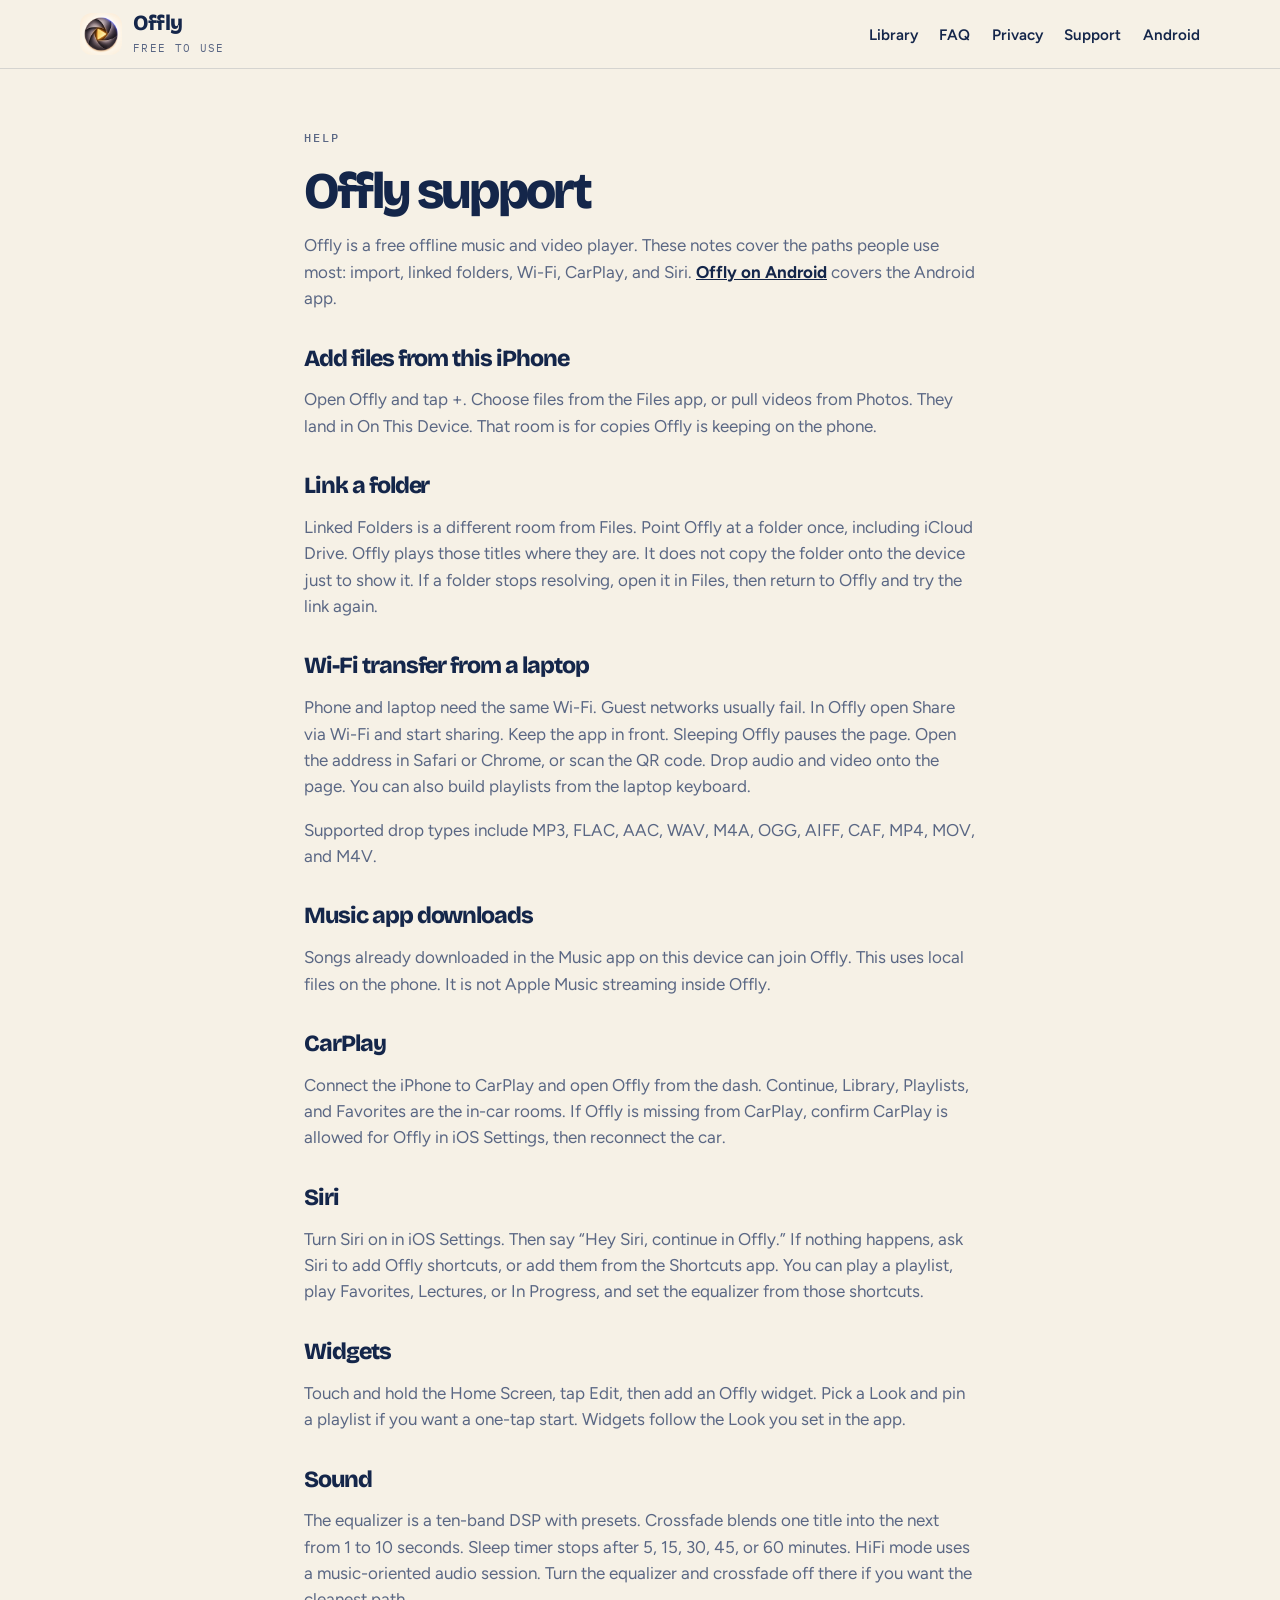
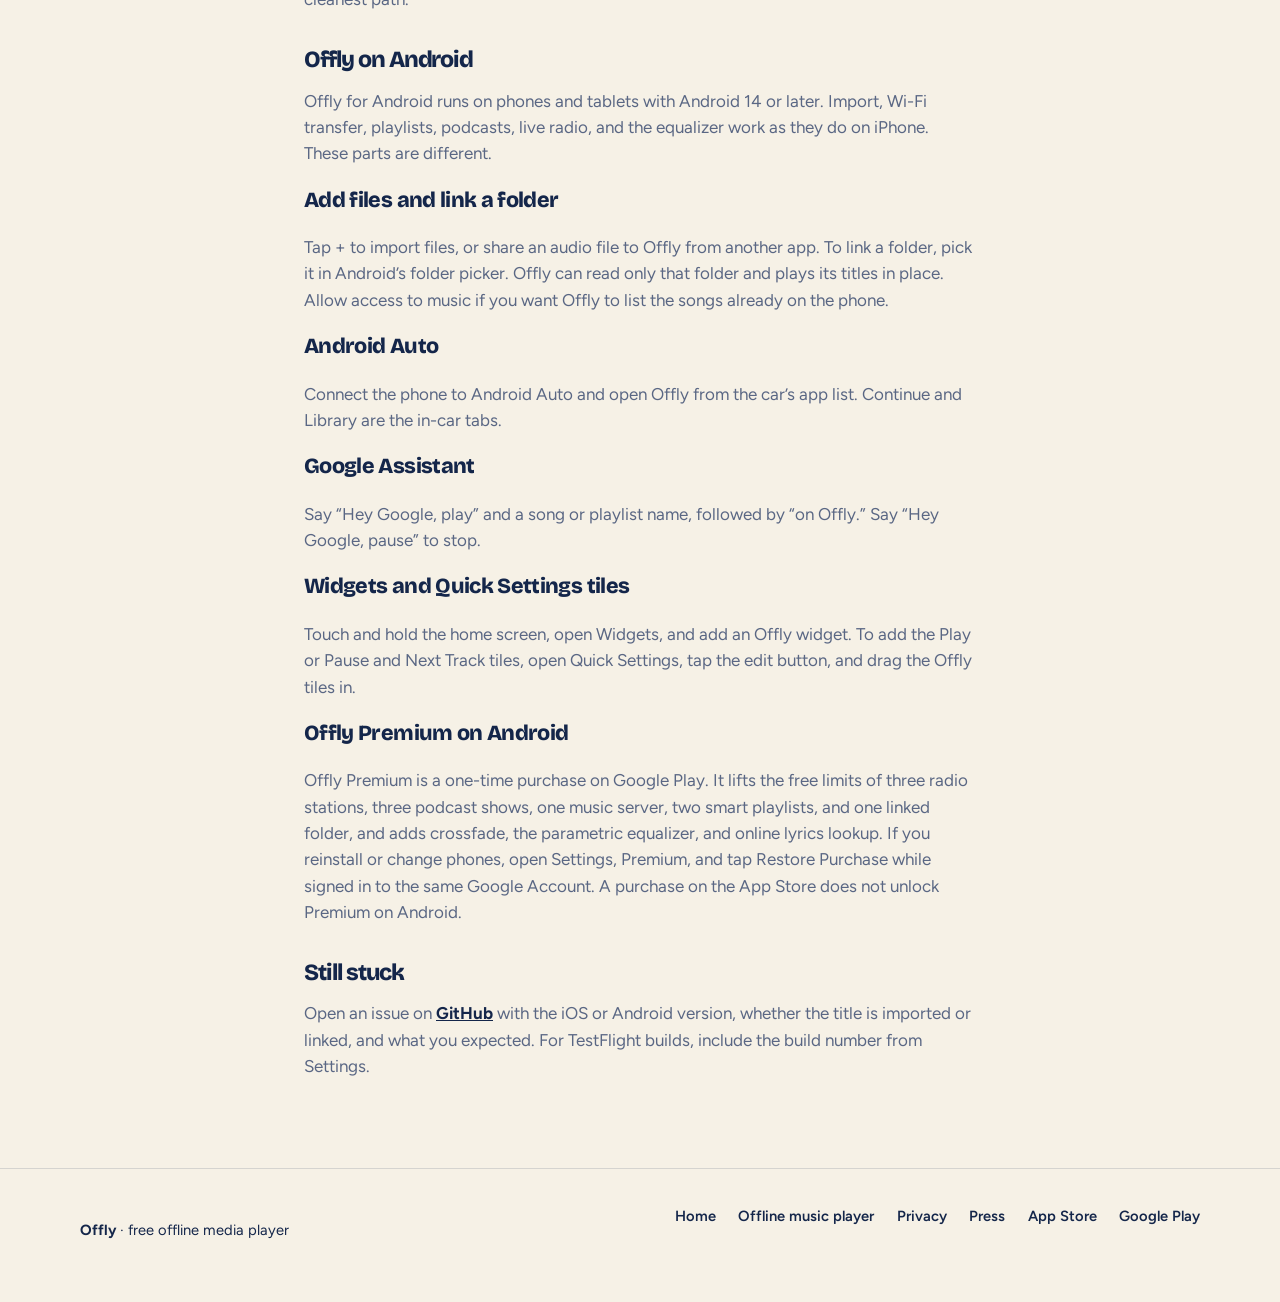
<file: support.html>
<!DOCTYPE html>
<html lang="en">
<head>
  <meta charset="utf-8">
  <meta name="viewport" content="width=device-width, initial-scale=1, viewport-fit=cover">
  <title>Support · Offly Offline Music and Video Player</title>
  <meta name="description" content="Help for Offly, the free offline music and video player for iPhone, iPad, and Android. Import from Files, link folders, use Wi-Fi transfer, CarPlay, Android Auto, and Siri.">
  <meta name="theme-color" content="#F6F1E6">
  <link rel="canonical" href="https://offly.karmafy.com.au/support.html">
  <link rel="icon" type="image/png" sizes="32x32" href="assets/img/favicon-32.png">
  <link rel="apple-touch-icon" href="assets/img/apple-touch-icon.png">
  <meta property="og:title" content="Support · Offly">
  <meta property="og:description" content="Import files, link folders, transfer over Wi-Fi, and use CarPlay and Siri with Offly.">
  <meta property="og:url" content="https://offly.karmafy.com.au/support.html">
  <meta property="og:image" content="https://offly.karmafy.com.au/assets/img/og.jpg">
  <link rel="preconnect" href="https://fonts.googleapis.com">
  <link rel="preconnect" href="https://fonts.gstatic.com" crossorigin>
  <link href="https://fonts.googleapis.com/css2?family=Bricolage+Grotesque:opsz,wght@12..96,800&family=Figtree:ital,wght@0,400;0,600;0,700;1,400&family=IBM+Plex+Mono:wght@500&display=swap" rel="stylesheet">
  <link rel="stylesheet" href="assets/css/site.css">
</head>
<body>
  <a class="skip" href="#main">Skip to content</a>
  <header class="site-header">
    <div class="wrap nav">
      <a class="brand" href="index.html">
        <img src="assets/img/icon.png" width="256" height="256" alt="" aria-hidden="true">
        <span>
          <span class="brand-name">Offly</span>
          <span class="brand-meta">Free to use</span>
        </span>
      </a>
      <div class="nav-end">
        <button class="nav-toggle" type="button" data-nav-toggle aria-expanded="false" aria-controls="site-nav" aria-label="Open menu">
          <span></span>
        </button>
      </div>
      <ul id="site-nav" class="nav-links" data-nav-links>
        <li><a href="index.html#library">Library</a></li>
        <li><a href="index.html#faq">FAQ</a></li>
        <li><a href="privacy.html">Privacy</a></li>
        <li><a href="support.html" aria-current="page">Support</a></li>
        <li><a href="index.html#android">Android</a></li>
      </ul>
    </div>
  </header>

  <main id="main" class="doc">
    <article class="wrap prose">
      <p class="eyebrow">Help</p>
      <h1>Offly support</h1>
      <p>Offly is a free offline music and video player. These notes cover the paths people use most: import, linked folders, Wi-Fi, CarPlay, and Siri. <a href="#android">Offly on Android</a> covers the Android app.</p>

      <h2>Add files from this iPhone</h2>
      <p>Open Offly and tap +. Choose files from the Files app, or pull videos from Photos. They land in On This Device. That room is for copies Offly is keeping on the phone.</p>

      <h2>Link a folder</h2>
      <p>Linked Folders is a different room from Files. Point Offly at a folder once, including iCloud Drive. Offly plays those titles where they are. It does not copy the folder onto the device just to show it. If a folder stops resolving, open it in Files, then return to Offly and try the link again.</p>

      <h2>Wi-Fi transfer from a laptop</h2>
      <p>Phone and laptop need the same Wi-Fi. Guest networks usually fail. In Offly open Share via Wi-Fi and start sharing. Keep the app in front. Sleeping Offly pauses the page. Open the address in Safari or Chrome, or scan the QR code. Drop audio and video onto the page. You can also build playlists from the laptop keyboard.</p>
      <p>Supported drop types include MP3, FLAC, AAC, WAV, M4A, OGG, AIFF, CAF, MP4, MOV, and M4V.</p>

      <h2>Music app downloads</h2>
      <p>Songs already downloaded in the Music app on this device can join Offly. This uses local files on the phone. It is not Apple Music streaming inside Offly.</p>

      <h2>CarPlay</h2>
      <p>Connect the iPhone to CarPlay and open Offly from the dash. Continue, Library, Playlists, and Favorites are the in-car rooms. If Offly is missing from CarPlay, confirm CarPlay is allowed for Offly in iOS Settings, then reconnect the car.</p>

      <h2>Siri</h2>
      <p>Turn Siri on in iOS Settings. Then say “Hey Siri, continue in Offly.” If nothing happens, ask Siri to add Offly shortcuts, or add them from the Shortcuts app. You can play a playlist, play Favorites, Lectures, or In Progress, and set the equalizer from those shortcuts.</p>

      <h2>Widgets</h2>
      <p>Touch and hold the Home Screen, tap Edit, then add an Offly widget. Pick a Look and pin a playlist if you want a one-tap start. Widgets follow the Look you set in the app.</p>

      <h2>Sound</h2>
      <p>The equalizer is a ten-band DSP with presets. Crossfade blends one title into the next from 1 to 10 seconds. Sleep timer stops after 5, 15, 30, 45, or 60 minutes. HiFi mode uses a music-oriented audio session. Turn the equalizer and crossfade off there if you want the cleanest path.</p>

      <h2 id="android">Offly on Android</h2>
      <p>Offly for Android runs on phones and tablets with Android 14 or later. Import, Wi-Fi transfer, playlists, podcasts, live radio, and the equalizer work as they do on iPhone. These parts are different.</p>

      <h3>Add files and link a folder</h3>
      <p>Tap + to import files, or share an audio file to Offly from another app. To link a folder, pick it in Android’s folder picker. Offly can read only that folder and plays its titles in place. Allow access to music if you want Offly to list the songs already on the phone.</p>

      <h3>Android Auto</h3>
      <p>Connect the phone to Android Auto and open Offly from the car’s app list. Continue and Library are the in-car tabs.</p>

      <h3>Google Assistant</h3>
      <p>Say “Hey Google, play” and a song or playlist name, followed by “on Offly.” Say “Hey Google, pause” to stop.</p>

      <h3>Widgets and Quick Settings tiles</h3>
      <p>Touch and hold the home screen, open Widgets, and add an Offly widget. To add the Play or Pause and Next Track tiles, open Quick Settings, tap the edit button, and drag the Offly tiles in.</p>

      <h3>Offly Premium on Android</h3>
      <p>Offly Premium is a one-time purchase on Google Play. It lifts the free limits of three radio stations, three podcast shows, one music server, two smart playlists, and one linked folder, and adds crossfade, the parametric equalizer, and online lyrics lookup. If you reinstall or change phones, open Settings, Premium, and tap Restore Purchase while signed in to the same Google Account. A purchase on the App Store does not unlock Premium on Android.</p>

      <h2>Still stuck</h2>
      <p>Open an issue on <a href="https://github.com/KarmaAcademy/Offly">GitHub</a> with the iOS or Android version, whether the title is imported or linked, and what you expected. For TestFlight builds, include the build number from Settings.</p>
    </article>
  </main>

  <footer class="site-footer">
    <div class="wrap footer-grid">
      <p><strong translate="no">Offly</strong> · free offline media player</p>
      <nav class="footer-links" aria-label="Footer">
        <a href="index.html">Home</a>
        <a href="offline-music-player.html">Offline music player</a>
        <a href="privacy.html">Privacy</a>
        <a href="press.html">Press</a>
        <a href="https://apps.apple.com/app/id6800964292">App Store</a>
        <a href="https://play.google.com/store/apps/details?id=com.karmaacademy.offly">Google Play</a>
      </nav>
    </div>
  </footer>
  <script src="assets/js/site.js"></script>
</body>
</html>
</file>
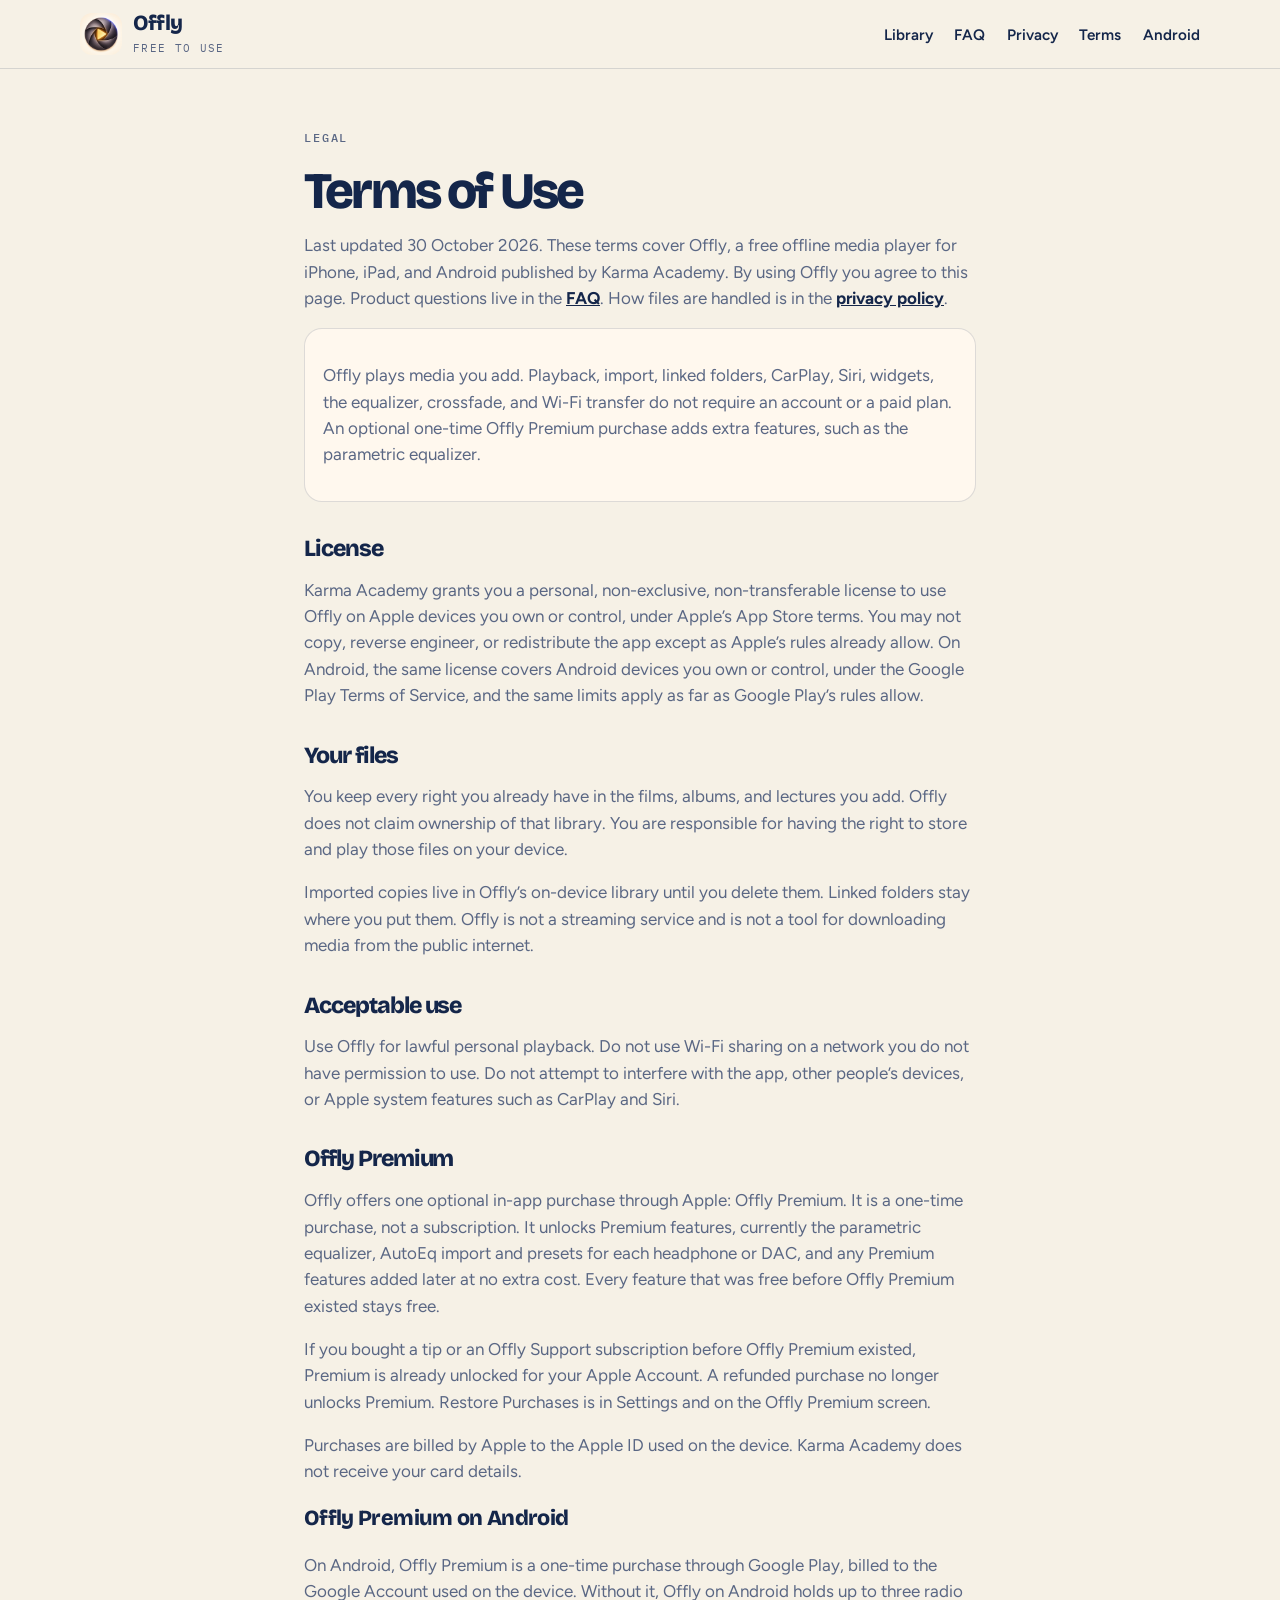
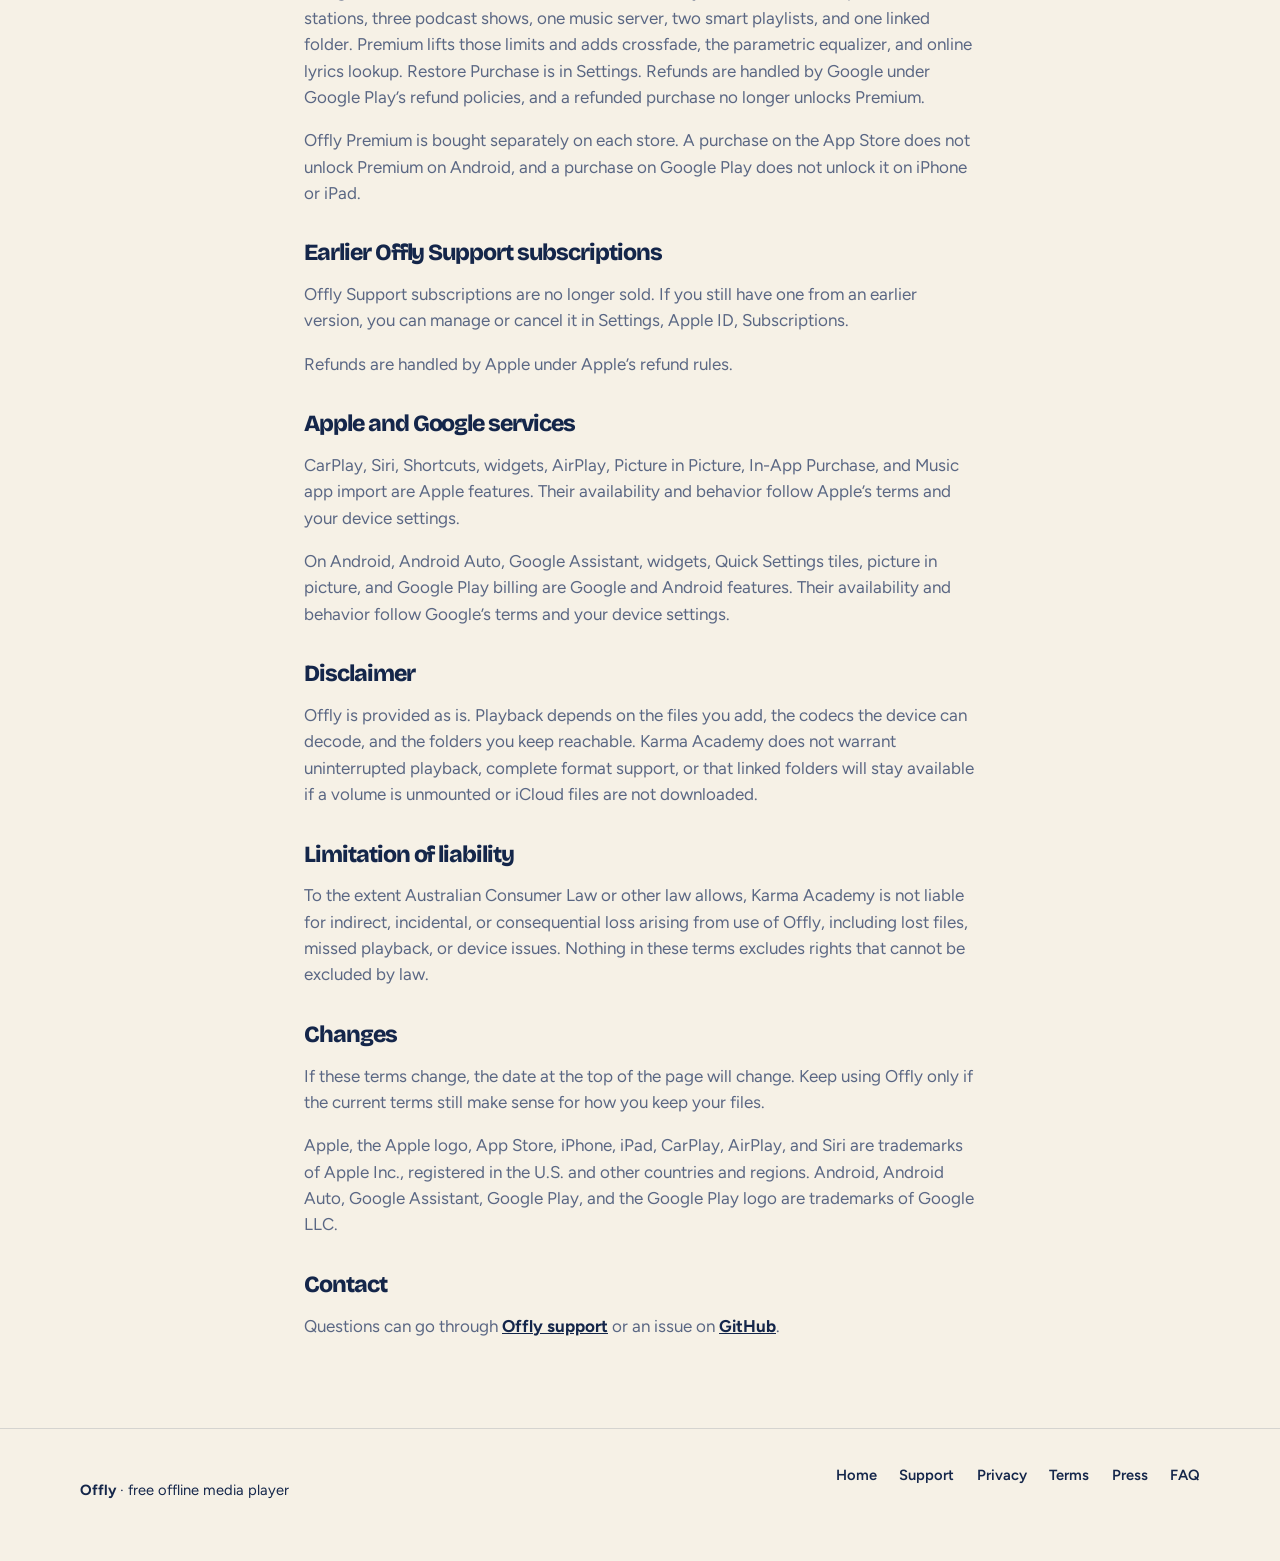
<file: terms.html>
<!DOCTYPE html>
<html lang="en">
<head>
  <meta charset="utf-8">
  <meta name="viewport" content="width=device-width, initial-scale=1, viewport-fit=cover">
  <title>Terms of Use · Offly</title>
  <meta name="description" content="Terms of Use for Offly, a free offline media player for iPhone, iPad, and Android. Covers using the app, your files, and optional support purchases.">
  <meta name="theme-color" content="#F6F1E6">
  <link rel="canonical" href="https://offly.karmafy.com.au/terms.html">
  <link rel="icon" type="image/png" sizes="32x32" href="assets/img/favicon-32.png">
  <link rel="apple-touch-icon" href="assets/img/apple-touch-icon.png">
  <meta property="og:title" content="Terms of Use · Offly">
  <meta property="og:description" content="How you may use Offly, what stays yours, and how optional support purchases work.">
  <meta property="og:url" content="https://offly.karmafy.com.au/terms.html">
  <meta property="og:image" content="https://offly.karmafy.com.au/assets/img/og.jpg">
  <link rel="preconnect" href="https://fonts.googleapis.com">
  <link rel="preconnect" href="https://fonts.gstatic.com" crossorigin>
  <link href="https://fonts.googleapis.com/css2?family=Bricolage+Grotesque:opsz,wght@12..96,800&family=Figtree:ital,wght@0,400;0,600;0,700;1,400&family=IBM+Plex+Mono:wght@500&display=swap" rel="stylesheet">
  <link rel="stylesheet" href="assets/css/site.css">
</head>
<body>
  <a class="skip" href="#main">Skip to content</a>
  <header class="site-header">
    <div class="wrap nav">
      <a class="brand" href="index.html">
        <img src="assets/img/icon.png" width="256" height="256" alt="" aria-hidden="true">
        <span>
          <span class="brand-name">Offly</span>
          <span class="brand-meta">Free to use</span>
        </span>
      </a>
      <div class="nav-end">
        <button class="nav-toggle" type="button" data-nav-toggle aria-expanded="false" aria-controls="site-nav" aria-label="Open menu">
          <span></span>
        </button>
      </div>
      <ul id="site-nav" class="nav-links" data-nav-links>
        <li><a href="index.html#library">Library</a></li>
        <li><a href="index.html#faq">FAQ</a></li>
        <li><a href="privacy.html">Privacy</a></li>
        <li><a href="terms.html" aria-current="page">Terms</a></li>
        <li><a href="index.html#android">Android</a></li>
      </ul>
    </div>
  </header>

  <main id="main" class="doc">
    <article class="wrap prose">
      <p class="eyebrow">Legal</p>
      <h1>Terms of Use</h1>
      <p>Last updated 30 October 2026. These terms cover Offly, a free offline media player for iPhone, iPad, and Android published by Karma Academy. By using Offly you agree to this page. Product questions live in the <a href="index.html#faq">FAQ</a>. How files are handled is in the <a href="privacy.html">privacy policy</a>.</p>

      <div class="notice">
        <p>Offly plays media you add. Playback, import, linked folders, CarPlay, Siri, widgets, the equalizer, crossfade, and Wi-Fi transfer do not require an account or a paid plan. An optional one-time Offly Premium purchase adds extra features, such as the parametric equalizer.</p>
      </div>

      <h2>License</h2>
      <p>Karma Academy grants you a personal, non-exclusive, non-transferable license to use Offly on Apple devices you own or control, under Apple’s App Store terms. You may not copy, reverse engineer, or redistribute the app except as Apple’s rules already allow. On Android, the same license covers Android devices you own or control, under the Google Play Terms of Service, and the same limits apply as far as Google Play’s rules allow.</p>

      <h2>Your files</h2>
      <p>You keep every right you already have in the films, albums, and lectures you add. Offly does not claim ownership of that library. You are responsible for having the right to store and play those files on your device.</p>
      <p>Imported copies live in Offly’s on-device library until you delete them. Linked folders stay where you put them. Offly is not a streaming service and is not a tool for downloading media from the public internet.</p>

      <h2>Acceptable use</h2>
      <p>Use Offly for lawful personal playback. Do not use Wi-Fi sharing on a network you do not have permission to use. Do not attempt to interfere with the app, other people’s devices, or Apple system features such as CarPlay and Siri.</p>

      <h2>Offly Premium</h2>
      <p>Offly offers one optional in-app purchase through Apple: Offly Premium. It is a one-time purchase, not a subscription. It unlocks Premium features, currently the parametric equalizer, AutoEq import and presets for each headphone or DAC, and any Premium features added later at no extra cost. Every feature that was free before Offly Premium existed stays free.</p>
      <p>If you bought a tip or an Offly Support subscription before Offly Premium existed, Premium is already unlocked for your Apple Account. A refunded purchase no longer unlocks Premium. Restore Purchases is in Settings and on the Offly Premium screen.</p>
      <p>Purchases are billed by Apple to the Apple ID used on the device. Karma Academy does not receive your card details.</p>

      <h3>Offly Premium on Android</h3>
      <p>On Android, Offly Premium is a one-time purchase through Google Play, billed to the Google Account used on the device. Without it, Offly on Android holds up to three radio stations, three podcast shows, one music server, two smart playlists, and one linked folder. Premium lifts those limits and adds crossfade, the parametric equalizer, and online lyrics lookup. Restore Purchase is in Settings. Refunds are handled by Google under Google Play’s refund policies, and a refunded purchase no longer unlocks Premium.</p>
      <p>Offly Premium is bought separately on each store. A purchase on the App Store does not unlock Premium on Android, and a purchase on Google Play does not unlock it on iPhone or iPad.</p>

      <h2>Earlier Offly Support subscriptions</h2>
      <p>Offly Support subscriptions are no longer sold. If you still have one from an earlier version, you can manage or cancel it in Settings, Apple ID, Subscriptions.</p>
      <p>Refunds are handled by Apple under Apple’s refund rules.</p>

      <h2>Apple and Google services</h2>
      <p>CarPlay, Siri, Shortcuts, widgets, AirPlay, Picture in Picture, In-App Purchase, and Music app import are Apple features. Their availability and behavior follow Apple’s terms and your device settings.</p>
      <p>On Android, Android Auto, Google Assistant, widgets, Quick Settings tiles, picture in picture, and Google Play billing are Google and Android features. Their availability and behavior follow Google’s terms and your device settings.</p>

      <h2>Disclaimer</h2>
      <p>Offly is provided as is. Playback depends on the files you add, the codecs the device can decode, and the folders you keep reachable. Karma Academy does not warrant uninterrupted playback, complete format support, or that linked folders will stay available if a volume is unmounted or iCloud files are not downloaded.</p>

      <h2>Limitation of liability</h2>
      <p>To the extent Australian Consumer Law or other law allows, Karma Academy is not liable for indirect, incidental, or consequential loss arising from use of Offly, including lost files, missed playback, or device issues. Nothing in these terms excludes rights that cannot be excluded by law.</p>

      <h2>Changes</h2>
      <p>If these terms change, the date at the top of the page will change. Keep using Offly only if the current terms still make sense for how you keep your files.</p>

      <p>Apple, the Apple logo, App Store, iPhone, iPad, CarPlay, AirPlay, and Siri are trademarks of Apple Inc., registered in the U.S. and other countries and regions. Android, Android Auto, Google Assistant, Google Play, and the Google Play logo are trademarks of Google LLC.</p>

      <h2>Contact</h2>
      <p>Questions can go through <a href="support.html">Offly support</a> or an issue on <a href="https://github.com/KarmaAcademy/Offly">GitHub</a>.</p>
    </article>
  </main>

  <footer class="site-footer">
    <div class="wrap footer-grid">
      <p><strong translate="no">Offly</strong> · free offline media player</p>
      <nav class="footer-links" aria-label="Footer">
        <a href="index.html">Home</a>
        <a href="support.html">Support</a>
        <a href="privacy.html">Privacy</a>
        <a href="terms.html" aria-current="page">Terms</a>
        <a href="press.html">Press</a>
        <a href="index.html#faq">FAQ</a>
      </nav>
    </div>
  </footer>
  <script src="assets/js/site.js"></script>
</body>
</html>
</file>
<file: assets/css/site.css>
:root {
  --ivory: #f6f1e6;
  --wash: #fff8ee;
  --ink: #14264a;
  --mute: #5a6784;
  --amber: #f58714;
  --amber-deep: #c86a0c;
  --navy: #0e1a33;
  --hair: rgba(20, 38, 74, 0.14);
  --hair-strong: rgba(20, 38, 74, 0.28);
  --shadow: 0 24px 60px rgba(14, 26, 51, 0.16);
  --radius: 28px;
  --wrap: 1120px;
  --gutter: clamp(1.1rem, 4vw, 2rem);
  --display: "Bricolage Grotesque", "Avenir Next", "Segoe UI", sans-serif;
  --body: "Figtree", "Avenir Next", "Segoe UI", sans-serif;
  --mono: "IBM Plex Mono", ui-monospace, monospace;
  color-scheme: light;
}

*,
*::before,
*::after {
  box-sizing: border-box;
}

html {
  scroll-behavior: smooth;
}

html:focus-within {
  scroll-behavior: smooth;
}

body {
  margin: 0;
  background: var(--ivory);
  color: var(--ink);
  font-family: var(--body);
  font-size: 1.0625rem;
  line-height: 1.55;
  text-rendering: optimizeLegibility;
  -webkit-font-smoothing: antialiased;
  overflow-x: hidden;
  padding-left: env(safe-area-inset-left);
  padding-right: env(safe-area-inset-right);
  padding-bottom: env(safe-area-inset-bottom);
}

img {
  max-width: 100%;
  height: auto;
}

a {
  color: inherit;
  touch-action: manipulation;
}

button,
summary {
  touch-action: manipulation;
  -webkit-tap-highlight-color: transparent;
}

:focus-visible {
  outline: 3px solid var(--amber);
  outline-offset: 3px;
}

.skip {
  position: absolute;
  left: 0.75rem;
  top: -4rem;
  z-index: 80;
  background: var(--ink);
  color: var(--ivory);
  padding: 0.6rem 0.9rem;
  border-radius: 999px;
  text-decoration: none;
}

.skip:focus {
  top: 0.75rem;
}

.wrap {
  width: min(var(--wrap), calc(100% - var(--gutter) * 2));
  margin-inline: auto;
}

.site-header {
  position: sticky;
  top: 0;
  z-index: 40;
  background: rgba(246, 241, 230, 0.96);
  backdrop-filter: blur(16px);
  border-bottom: 1px solid var(--hair);
  padding-top: env(safe-area-inset-top);
}

.nav {
  position: relative;
  display: flex;
  align-items: center;
  justify-content: space-between;
  gap: 1rem;
  min-height: 4.25rem;
  padding-block: 0.55rem;
}

[id] {
  scroll-margin-top: 5.5rem;
}

.brand {
  display: flex;
  align-items: center;
  gap: 0.7rem;
  text-decoration: none;
  min-width: 0;
}

.brand > span {
  min-width: 0;
}

.brand img {
  width: 42px;
  height: 42px;
  border-radius: 12px;
  background: var(--wash);
}

.brand-name {
  font-family: var(--display);
  font-weight: 800;
  font-size: 1.35rem;
  letter-spacing: -0.04em;
  line-height: 1;
}

.brand-meta {
  display: block;
  margin-top: 0.18rem;
  font-family: var(--mono);
  font-size: 0.68rem;
  letter-spacing: 0.12em;
  text-transform: uppercase;
  color: var(--mute);
}

.nav-end {
  display: flex;
  align-items: center;
  gap: 0.55rem;
}

.app-store-link,
.play-store-link {
  display: inline-flex;
  align-items: center;
  justify-content: center;
  line-height: 0;
  border-radius: 10px;
  text-decoration: none;
  touch-action: manipulation;
  -webkit-tap-highlight-color: transparent;
}

.app-store-link:focus-visible,
.play-store-link:focus-visible {
  outline: 3px solid var(--amber);
  outline-offset: 3px;
}

.app-store-badge {
  display: block;
  width: 180px;
  height: auto;
}

.app-store-badge-compact {
  width: 120px;
}

.play-store-badge {
  display: block;
  width: 203px;
  height: auto;
}

.nav-cta-compact {
  display: none;
}

.nav-toggle {
  display: none;
  width: 44px;
  height: 44px;
  border: 1px solid var(--hair-strong);
  background: var(--wash);
  border-radius: 12px;
  color: var(--ink);
  cursor: pointer;
  flex-shrink: 0;
}

.nav-toggle span,
.nav-toggle span::before,
.nav-toggle span::after {
  display: block;
  width: 16px;
  height: 2px;
  background: currentColor;
  margin: 0 auto;
  position: relative;
}

.nav-toggle span::before,
.nav-toggle span::after {
  content: "";
  position: absolute;
  left: 0;
}

.nav-toggle span::before { top: -5px; }
.nav-toggle span::after { top: 5px; }

.nav-links {
  display: flex;
  align-items: center;
  gap: 1.35rem;
  list-style: none;
  margin: 0;
  padding: 0;
}

.nav-links a {
  text-decoration: none;
  font-weight: 600;
  font-size: 0.95rem;
}

.nav-links a:hover {
  color: var(--amber-deep);
}

.btn {
  display: inline-flex;
  align-items: center;
  justify-content: center;
  gap: 0.45rem;
  min-height: 48px;
  padding: 0.7rem 1.15rem;
  border-radius: 999px;
  text-decoration: none;
  font-weight: 700;
  border: 1px solid transparent;
  touch-action: manipulation;
  -webkit-tap-highlight-color: transparent;
}

.btn-primary {
  background: var(--ink);
  color: var(--ivory);
}

.btn-primary:hover {
  background: #0b1730;
}

.btn-ghost {
  background: transparent;
  color: var(--ink);
  border-color: var(--hair-strong);
}

.btn-ghost:hover {
  background: var(--wash);
}

.btn-amber {
  background: var(--amber);
  color: #1a1208;
}

.btn-amber:hover {
  background: #ff9a2c;
}

.hero {
  position: relative;
  padding: clamp(2.4rem, 6vw, 4.8rem) 0 3rem;
  overflow: clip;
}

.hero-grid {
  display: grid;
  grid-template-columns: minmax(0, 1.05fr) minmax(0, 0.95fr);
  gap: clamp(1.5rem, 4vw, 3.5rem);
  align-items: center;
}

.eyebrow {
  display: inline-flex;
  align-items: center;
  gap: 0.55rem;
  font-family: var(--mono);
  font-size: 0.72rem;
  letter-spacing: 0.16em;
  text-transform: uppercase;
  color: var(--amber-deep);
  font-weight: 500;
}

.pill {
  display: inline-flex;
  align-items: center;
  background: var(--amber);
  color: #1a1208;
  border-radius: 999px;
  padding: 0.18rem 0.55rem;
  letter-spacing: 0.08em;
}

h1,
.h1 {
  font-family: var(--display);
  font-weight: 800;
  letter-spacing: -0.055em;
  line-height: 0.95;
  text-wrap: balance;
  font-size: clamp(2.7rem, 8vw, 5.4rem);
  margin: 0.55rem 0 0.9rem;
}

.lede {
  font-size: 1.18rem;
  color: var(--mute);
  max-width: 38rem;
  text-wrap: pretty;
}

.hero-actions {
  display: flex;
  flex-wrap: wrap;
  gap: 0.75rem;
  margin-top: 1.4rem;
}

.hero-note {
  margin-top: 0.9rem;
  color: var(--mute);
  font-size: 0.95rem;
}

.hero-stage {
  position: relative;
  min-height: 28rem;
}

.hero-shot {
  width: min(100%, 400px);
  height: auto;
  margin-inline: auto;
  display: block;
  border-radius: 28px;
  box-shadow: var(--shadow);
}

.formats {
  border-block: 1px solid var(--hair);
  background: var(--wash);
}

.formats-list {
  display: flex;
  flex-wrap: wrap;
  justify-content: center;
  gap: 0.45rem 0.4rem;
  list-style: none;
  margin: 0;
  padding: 0.85rem var(--gutter);
  font-family: var(--mono);
  font-size: 0.72rem;
  letter-spacing: 0.12em;
  text-transform: uppercase;
}

.formats-list li {
  padding: 0.28rem 0.72rem;
  border: 1px solid var(--hair);
  border-radius: 999px;
  color: var(--mute);
  background: var(--ivory);
}

.formats-list li:nth-child(odd) {
  color: var(--ink);
  font-weight: 500;
}

.formats-list-page {
  justify-content: flex-start;
  padding-inline: 0;
}

.section {
  padding: clamp(3.2rem, 8vw, 5.5rem) 0;
}

.section-dark {
  background: var(--navy);
  color: var(--ivory);
}

.section-dark .mute,
.section-dark .lede,
.section-dark .eyebrow {
  color: rgba(246, 241, 230, 0.72);
}

.section-head {
  display: grid;
  grid-template-columns: auto 1fr;
  gap: 1rem 1.4rem;
  align-items: end;
  margin-bottom: 2rem;
}

.side-mark {
  font-family: var(--mono);
  font-size: 0.72rem;
  letter-spacing: 0.18em;
  text-transform: uppercase;
  writing-mode: vertical-rl;
  transform: rotate(180deg);
  color: var(--amber);
}

h2,
.h2 {
  font-family: var(--display);
  font-weight: 800;
  letter-spacing: -0.045em;
  line-height: 0.98;
  text-wrap: balance;
  font-size: clamp(1.9rem, 4.4vw, 3.15rem);
  margin: 0;
}

h3,
.h3 {
  font-family: var(--display);
  font-weight: 800;
  letter-spacing: -0.03em;
  font-size: 1.35rem;
  margin: 0 0 0.4rem;
}

.mute { color: var(--mute); }

.tracks {
  display: grid;
  gap: 0.7rem;
}

.track {
  display: grid;
  grid-template-columns: 3.2rem 1fr auto;
  gap: 0.9rem;
  align-items: center;
  padding: 1rem 1.1rem;
  background: var(--wash);
  border: 1px solid var(--hair);
  border-radius: 18px;
  text-decoration: none;
}

.track:hover {
  border-color: var(--ink);
}

.track-id {
  font-family: var(--mono);
  font-size: 0.78rem;
  letter-spacing: 0.08em;
  color: var(--amber-deep);
}

.track p {
  margin: 0.15rem 0 0;
  color: var(--mute);
  font-size: 0.95rem;
}

.feature {
  display: grid;
  grid-template-columns: minmax(0, 0.92fr) minmax(0, 1.08fr);
  gap: clamp(1.4rem, 4vw, 3rem);
  align-items: center;
  margin-top: 3rem;
}

.feature-tight {
  margin-top: 2.5rem;
}

.feature-flip {
  grid-template-columns: minmax(0, 1.08fr) minmax(0, 0.92fr);
}

.feature-flip .feature-copy {
  order: 2;
}

.kicker {
  font-family: var(--mono);
  font-size: 0.72rem;
  letter-spacing: 0.14em;
  text-transform: uppercase;
  color: var(--amber-deep);
  margin-bottom: 0.45rem;
}

.feature p {
  color: var(--mute);
  text-wrap: pretty;
}

.shot {
  margin: 0;
}

.shot img {
  width: 100%;
  border-radius: var(--radius);
  box-shadow: var(--shadow);
  background: var(--wash);
}

.shot-crop img {
  aspect-ratio: 4 / 5;
  object-fit: cover;
  object-position: center 80%;
}

.shot figcaption {
  margin-top: 0.7rem;
  font-size: 0.9rem;
  color: var(--mute);
}

.looks + .shot {
  margin-top: 2rem;
}

.mood {
  border-radius: var(--radius);
  overflow: hidden;
  box-shadow: var(--shadow);
}

.mood img {
  width: 100%;
  display: block;
  aspect-ratio: 16 / 10;
  object-fit: cover;
}

.rail-wrap {
  overflow: auto;
  padding-bottom: 0.6rem;
  scroll-snap-type: x mandatory;
  -webkit-overflow-scrolling: touch;
  overscroll-behavior-x: contain;
}

.rail {
  display: flex;
  gap: 1rem;
  width: max-content;
  padding-inline: var(--gutter);
}

.rail a {
  display: block;
  width: min(240px, 68vw);
  scroll-snap-align: start;
  text-decoration: none;
}

.rail img {
  width: 100%;
  border-radius: 22px;
  box-shadow: var(--shadow);
}

.rail span {
  display: block;
  margin-top: 0.55rem;
  font-weight: 600;
  font-size: 0.92rem;
}

.rail-wide {
  width: min(520px, 86vw);
  border-radius: 18px;
  box-shadow: var(--shadow);
}

.grid-3,
.grid-2 {
  display: grid;
  gap: 1rem;
}

.grid-3 { grid-template-columns: repeat(3, minmax(0, 1fr)); }
.grid-2 { grid-template-columns: repeat(2, minmax(0, 1fr)); }

.card {
  background: var(--wash);
  border: 1px solid var(--hair);
  border-radius: 22px;
  padding: 1.2rem 1.25rem 1.3rem;
}

.press-grid {
  display: grid;
  grid-template-columns: repeat(2, minmax(0, 1fr));
  gap: 1rem;
  margin: 1.4rem 0 0;
}

.press-shot {
  margin: 0;
  background: var(--wash);
  border: 1px solid var(--hair);
  border-radius: 22px;
  overflow: hidden;
}

.press-shot img {
  display: block;
  width: 100%;
  height: auto;
}

.press-shot figcaption {
  padding: 0.7rem 0.9rem 0.85rem;
  font-size: 0.88rem;
  color: var(--mute);
}

.facts {
  display: grid;
  gap: 0.65rem;
  margin: 1.2rem 0 0;
  padding: 0;
}

.facts div {
  display: grid;
  grid-template-columns: 8.5rem 1fr;
  gap: 0.75rem;
  padding: 0.75rem 0.9rem;
  background: var(--wash);
  border: 1px solid var(--hair);
  border-radius: 16px;
}

.facts dt {
  font-family: var(--mono);
  font-size: 0.72rem;
  letter-spacing: 0.08em;
  text-transform: uppercase;
  color: var(--amber-deep);
  margin: 0;
}

.facts dd {
  margin: 0;
  color: var(--ink);
  font-weight: 600;
}

.section-dark .card {
  background: rgba(246, 241, 230, 0.06);
  border-color: rgba(246, 241, 230, 0.12);
}

.card p:last-child {
  margin-bottom: 0;
  color: var(--mute);
}

.looks {
  display: grid;
  grid-template-columns: repeat(5, minmax(0, 1fr));
  gap: 0.85rem;
}

.look {
  min-width: 0;
  background: #070d18;
  border-radius: 22px;
  padding: 1rem 0.85rem 1.1rem;
  text-align: center;
}

.look img {
  width: 100%;
  aspect-ratio: 16 / 11;
  object-fit: contain;
}

.look h3 {
  color: var(--ivory);
  font-size: 1.02rem;
  margin-top: 0.55rem;
}

.look p {
  margin: 0.25rem 0 0;
  color: rgba(246, 241, 230, 0.7);
  font-size: 0.88rem;
}

.cta-band {
  background:
    radial-gradient(circle at 80% 20%, rgba(245, 135, 20, 0.28), transparent 36%),
    var(--navy);
  color: var(--ivory);
  padding: 3.4rem 0;
  text-align: center;
}

.cta-band .eyebrow {
  color: var(--amber);
}

.cta-band .lede {
  margin-inline: auto;
  color: rgba(246, 241, 230, 0.75);
}

.cta-band .hero-actions {
  justify-content: center;
}

.btn-on-dark {
  border-color: rgba(246, 241, 230, 0.35);
  color: var(--ivory);
}

.btn-on-dark:hover {
  background: rgba(246, 241, 230, 0.08);
}

.faq details {
  border-top: 1px solid var(--hair);
  padding: 0.95rem 0;
}

.faq details:last-child {
  border-bottom: 1px solid var(--hair);
}

.faq summary {
  cursor: pointer;
  font-weight: 700;
  list-style: none;
  display: flex;
  justify-content: space-between;
  gap: 1rem;
  align-items: center;
  min-height: 44px;
}

.faq summary::-webkit-details-marker { display: none; }

.faq summary::after {
  content: "+";
  font-family: var(--mono);
  color: var(--amber-deep);
}

.faq details[open] summary::after { content: "–"; }

.faq details p {
  color: var(--mute);
  margin: 0.7rem 0 0.2rem;
  max-width: 46rem;
}

.site-footer {
  padding: 2.2rem 0 2.8rem;
  border-top: 1px solid var(--hair);
  font-size: 0.92rem;
}

.footer-grid {
  display: flex;
  flex-wrap: wrap;
  justify-content: space-between;
  gap: 1.2rem;
}

.footer-links {
  display: flex;
  flex-wrap: wrap;
  gap: 1rem 1.4rem;
}

.footer-links a {
  text-decoration: none;
  font-weight: 600;
}

.footer-links a:hover { color: var(--amber-deep); }

.doc {
  padding: 3rem 0 4.5rem;
}

.doc .prose {
  max-width: 42rem;
}

.prose h1 {
  font-size: clamp(2.1rem, 5vw, 3.2rem);
}

.prose h2 {
  font-size: 1.45rem;
  margin-top: 2.2rem;
}

.prose p,
.prose li {
  color: var(--mute);
}

.prose a {
  color: var(--ink);
  font-weight: 700;
}

.notice {
  background: var(--wash);
  border: 1px solid var(--hair);
  border-radius: 18px;
  padding: 1rem 1.1rem;
}

@media (min-width: 1100px) {
  .nav-end { display: none; }

  .nav-links {
    margin-left: auto;
  }
}

@media (max-width: 1099px) {
  body.nav-open {
    overflow: hidden;
  }

  .looks {
    grid-template-columns: repeat(3, minmax(0, 1fr));
  }

  .nav {
    position: static;
    flex-wrap: wrap;
  }

  .nav-cta-compact {
    display: inline-flex;
    flex-shrink: 0;
  }

  .nav-toggle {
    display: inline-flex;
    align-items: center;
    justify-content: center;
  }

  .nav-links {
    display: none;
    position: absolute;
    left: 0;
    right: 0;
    top: 100%;
    background: var(--ivory);
    border-bottom: 1px solid var(--hair);
    box-shadow: 0 16px 32px rgba(14, 26, 51, 0.08);
    flex-direction: column;
    align-items: stretch;
    padding: 0.6rem var(--gutter) 1.1rem;
    gap: 0.35rem;
    z-index: 30;
  }

  .nav-links.is-open { display: flex; }

  .nav-links a,
  .nav-links .btn {
    width: 100%;
    justify-content: flex-start;
    min-height: 44px;
  }
}

@media (max-width: 900px) {
  .hero-grid,
  .feature,
  .feature-flip {
    grid-template-columns: 1fr;
  }

  .grid-3 {
    grid-template-columns: 1fr 1fr;
  }

  .looks {
    grid-template-columns: 1fr 1fr;
  }

  .feature-flip .feature-copy { order: 0; }

  .hero-stage {
    display: flex;
    justify-content: center;
    min-height: 0;
  }

  .hero-shot {
    width: min(100%, 360px);
  }

  .section-head {
    align-items: start;
  }
}

@media (max-width: 640px) {
  .looks,
  .grid-3,
  .grid-2,
  .press-grid {
    grid-template-columns: 1fr;
  }

  .facts div {
    grid-template-columns: 1fr;
    gap: 0.25rem;
  }

  .track {
    grid-template-columns: 2.6rem 1fr;
  }

  .track svg { display: none; }

  h1 { font-size: clamp(2.2rem, 11vw, 3.2rem); }

  .hero {
    padding-top: 1.6rem;
  }

  .side-mark {
    writing-mode: horizontal-tb;
    transform: none;
    letter-spacing: 0.14em;
  }

  .section-head {
    grid-template-columns: 1fr;
    gap: 0.45rem;
  }
}

@media (max-width: 480px) {
  .hero-actions {
    flex-direction: column;
    align-items: stretch;
  }

  .hero-actions .app-store-link,
  .hero-actions .play-store-link {
    align-self: center;
  }

  .hero-actions .btn {
    width: 100%;
  }
}

@media (max-width: 380px) {
  .brand-meta { display: none; }
}

@media (prefers-reduced-motion: reduce) {
  html { scroll-behavior: auto; }
  *,
  *::before,
  *::after {
    animation-duration: 0.01ms !important;
    animation-iteration-count: 1 !important;
    transition-duration: 0.01ms !important;
  }
}
</file>
